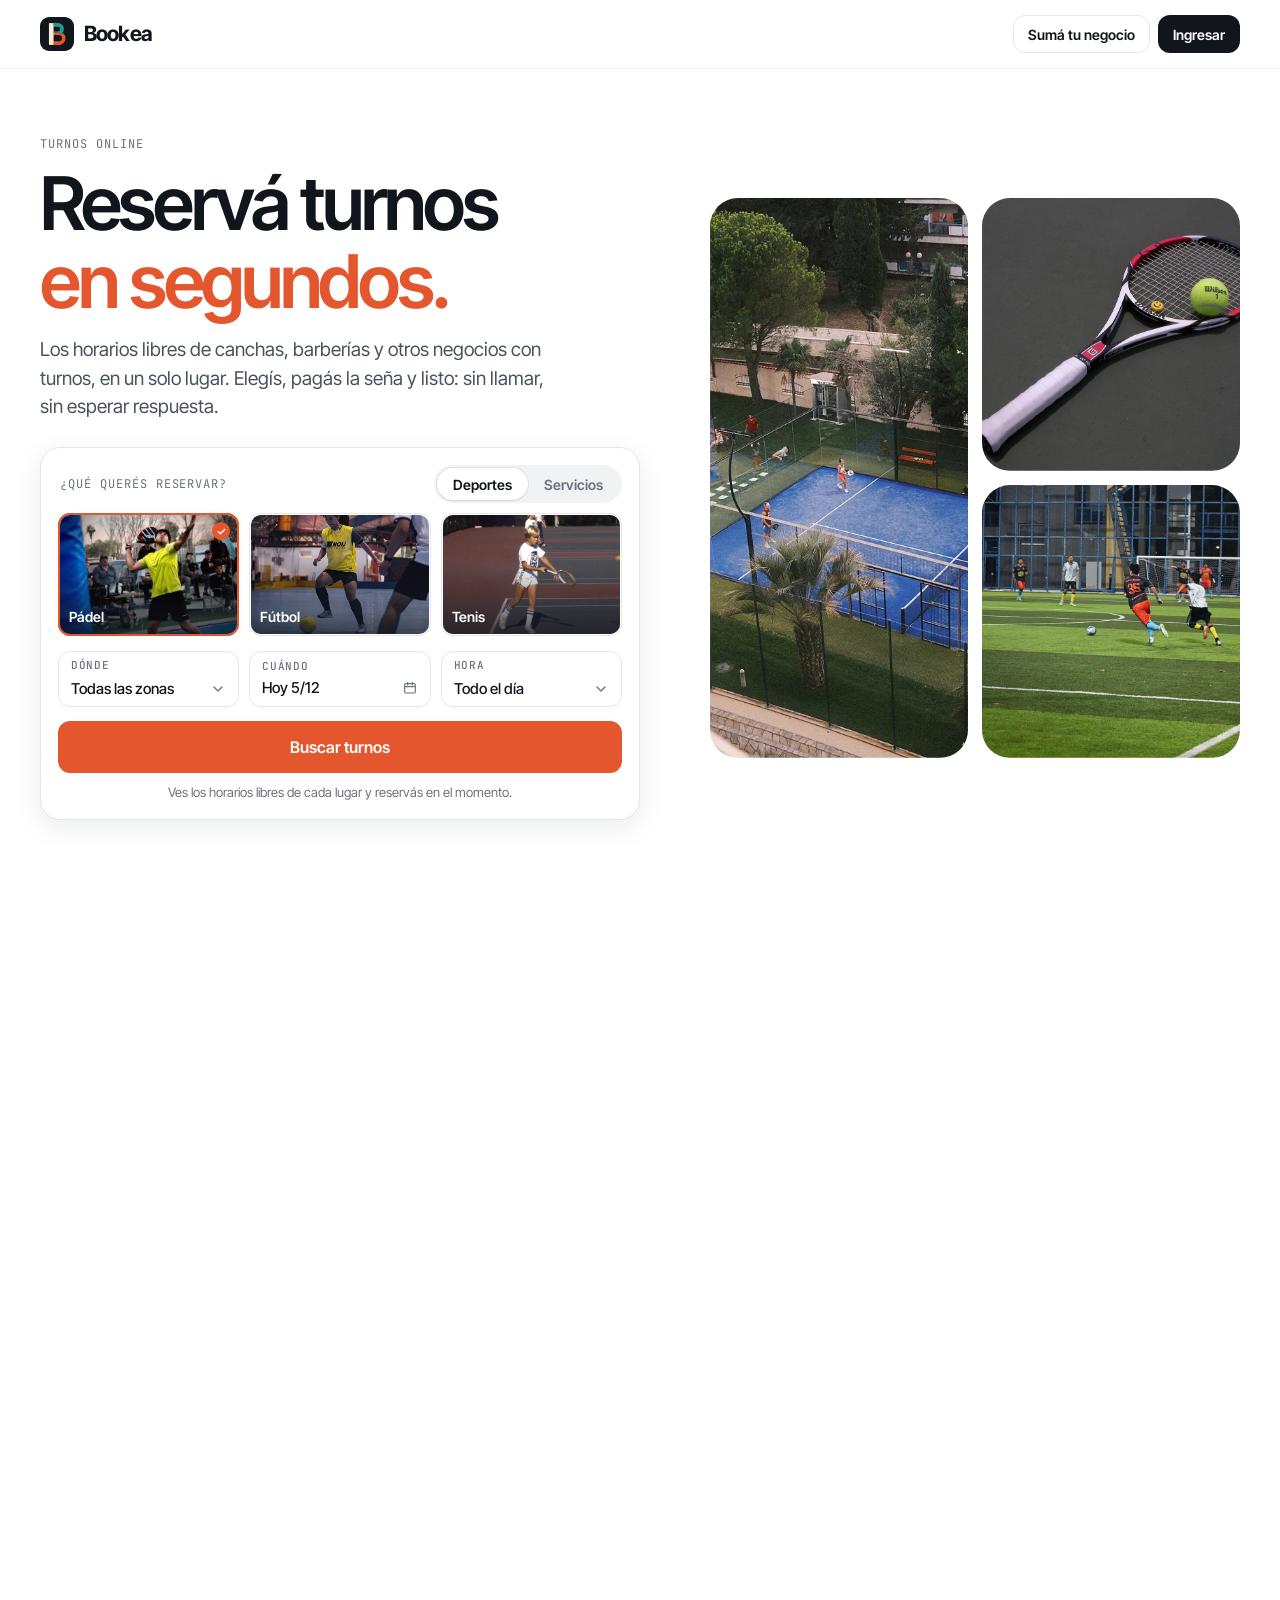
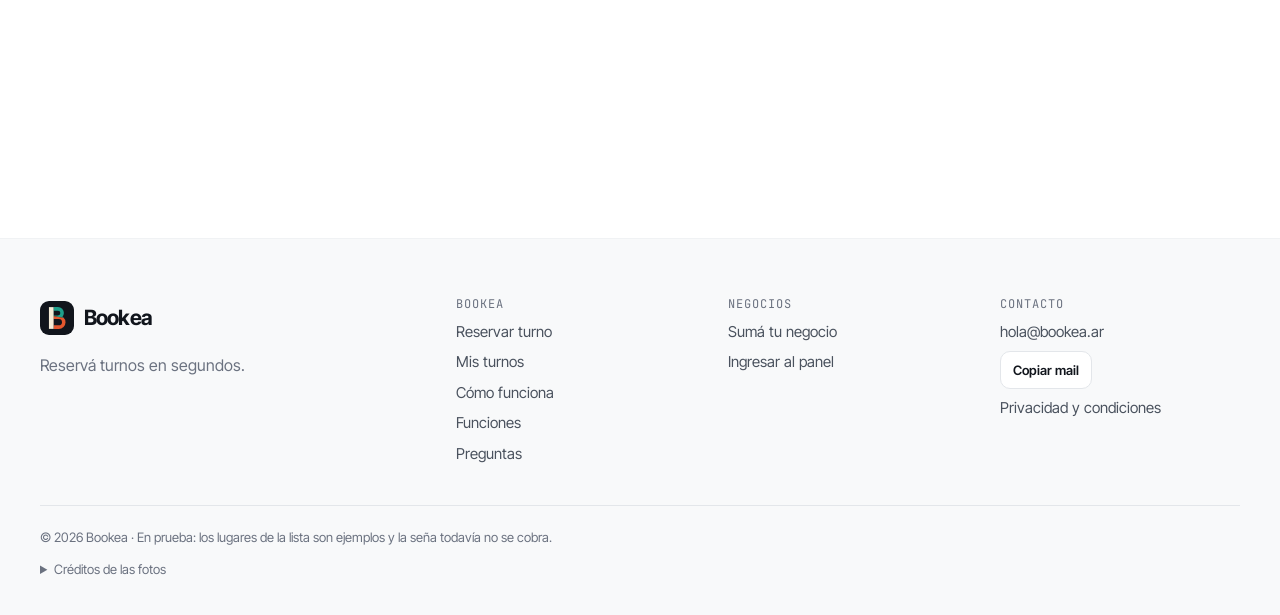
<file: index.html>
<!doctype html>
<html lang="es-AR">
<head>
  <meta charset="utf-8" />
  <meta name="viewport" content="width=device-width, initial-scale=1, viewport-fit=cover" />
  <!-- bookea.ar/nombre (la página de un negocio) y bookea.ar/nombre/reservar se sirven con esta misma página:
       los archivos (css, js, fotos) se buscan siempre desde la raíz del sitio, aunque la dirección sea más larga -->
  <script>(function () { try { var b = document.createElement("base"); b.href = /^\/[a-z0-9]{1,30}(\/reservar)?\/?$/i.test(location.pathname) ? location.origin + "/" : new URL(".", location.href).href; document.head.appendChild(b); } catch (e) { /* una copia sin dirección (vista previa): no hace falta */ }
    if (/^\/[a-z0-9]{1,30}\/?$/i.test(location.pathname) || /[?&]pagina=/.test(location.search)) document.documentElement.classList.add("sin-splash"); })();</script>
  <title>Bookea · Reservá turnos en segundos</title>
  <meta name="description" content="Bookea: reservá turnos de pádel, fútbol 5, tenis, barbería y más negocios con turnos, en segundos. Para negocios: agenda online con seña y aviso al cliente por mail." />
  <meta name="theme-color" content="#ffffff" />
  <link rel="icon" href="marca/isotipo.svg" type="image/svg+xml" />
  <link rel="icon" href="marca/isotipo-32.png" sizes="32x32" type="image/png" />
  <link rel="apple-touch-icon" href="marca/isotipo-192.png" />
  <link rel="preload" href="assets/fuentes/inter-tight.woff2" as="font" type="font/woff2" crossorigin />
  <link rel="stylesheet" href="sitio.css?v=41" />
</head>
<body>
  <script>document.documentElement.classList.add("js");</script>
  <a class="skip" href="#main">Saltar al contenido</a>

  <!-- Pantalla de carga: la B se arma según su construcción (asta crema, verde agua, naranja) y sube como una persiana.
       Sin JavaScript no se muestra; con "reducir movimiento" aparece quieta y se desvanece. -->
  <div class="splash" aria-hidden="true">
    <div class="splash__logo">
      <svg class="splash__b" viewBox="0 0 1000 1000">
        <defs>
          <mask id="sp-panzas" maskUnits="userSpaceOnUse" x="0" y="0" width="1000" height="1000">
            <path d="M391,180 H520 A175,175 0 0 1 520,530 H391 Z" fill="#fff"/>
            <path d="M391,426 H545 A197,197 0 0 1 545,820 H391 Z" fill="#fff"/>
            <path d="M391,284 H520 A71,71 0 0 1 520,426 H391 Z" fill="#000"/>
            <path d="M391,530 H545 A93,93 0 0 1 545,716 H391 Z" fill="#000"/>
          </mask>
        </defs>
        <g transform="translate(8,0)">
          <g mask="url(#sp-panzas)">
            <polygon class="sp-verde" points="0,0 1000,0 1000,553.38 0,377.06" fill="#1fa08c"/>
            <polygon class="sp-naranja" points="0,377.06 1000,553.38 1000,1000 0,1000" fill="#e4572e"/>
          </g>
          <rect class="sp-asta" x="255" y="180" width="136" height="640" fill="#f5ecd7"/>
        </g>
      </svg>
      <p class="splash__word">Bookea</p>
    </div>
  </div>

  <!-- Sprite: isotipo Bookea + iconos -->
  <svg width="0" height="0" style="position:absolute" aria-hidden="true" focusable="false">
    <defs>
      <mask id="bk-panzas" maskUnits="userSpaceOnUse" x="0" y="0" width="1000" height="1000">
        <path d="M391,180 H520 A175,175 0 0 1 520,530 H391 Z" fill="#fff"/><path d="M391,426 H545 A197,197 0 0 1 545,820 H391 Z" fill="#fff"/>
        <path d="M391,284 H520 A71,71 0 0 1 520,426 H391 Z" fill="#000"/><path d="M391,530 H545 A93,93 0 0 1 545,716 H391 Z" fill="#000"/>
      </mask>
      <symbol id="bk-b" viewBox="250 170 510 660">
        <g transform="translate(8,0)"><g mask="url(#bk-panzas)"><rect width="1000" height="1000" fill="currentColor"/></g><rect x="255" y="180" width="136" height="640" fill="currentColor"/></g>
      </symbol>
      <symbol id="bk-mark" viewBox="0 0 1000 1000">
        <rect width="1000" height="1000" rx="200" fill="#11151c"/>
        <g transform="translate(8,0)">
          <g mask="url(#bk-panzas)"><polygon points="0,0 1000,0 1000,553.38 0,377.06" fill="#1fa08c"/><polygon points="0,377.06 1000,553.38 1000,1000 0,1000" fill="#e4572e"/></g>
          <rect x="255" y="180" width="136" height="640" fill="#f5ecd7"/>
        </g>
      </symbol>
      <symbol id="i-home" viewBox="0 0 24 24"><path d="M4 11l8-7 8 7v8a1 1 0 0 1-1 1h-4v-6H9v6H5a1 1 0 0 1-1-1z"/></symbol>
      <symbol id="i-search" viewBox="0 0 24 24"><circle cx="11" cy="11" r="6.5"/><path d="M16 16l4.5 4.5"/></symbol>
      <symbol id="i-ticket" viewBox="0 0 24 24"><rect x="3.5" y="5" width="17" height="15" rx="2.5"/><path d="M3.5 10h17M8 3v4M16 3v4"/></symbol>
      <symbol id="i-pin" viewBox="0 0 24 24"><path d="M12 21s-6.5-5.6-6.5-11a6.5 6.5 0 0 1 13 0c0 5.4-6.5 11-6.5 11z"/><circle cx="12" cy="10" r="2.3"/></symbol>
      <symbol id="i-clock" viewBox="0 0 24 24"><circle cx="12" cy="12" r="8.5"/><path d="M12 7.5V12l3 2"/></symbol>
      <symbol id="i-check" viewBox="0 0 24 24"><path d="M5 12.5l4.5 4.5L19 7.5"/></symbol>
      <symbol id="i-back" viewBox="0 0 24 24"><path d="M14.5 5L7.5 12l7 7"/></symbol>
      <symbol id="i-shield" viewBox="0 0 24 24"><path d="M12 3l7.5 3v5.5c0 4.6-3.1 8-7.5 9.5-4.4-1.5-7.5-4.9-7.5-9.5V6z"/><path d="M9 12l2.2 2.2L15.5 10"/></symbol>
      <symbol id="i-shop" viewBox="0 0 24 24"><path d="M4 9l1.6-5h12.8L20 9M4 9v11h16V9M4 9a3 3 0 0 0 5.3 1.9A3 3 0 0 0 14.7 10.9 3 3 0 0 0 20 9M9.5 20v-5h5v5"/></symbol>
      <symbol id="i-mail" viewBox="0 0 24 24"><rect x="3.5" y="5.5" width="17" height="13" rx="2"/><path d="M4 7.5l8 6 8-6"/></symbol>
      <symbol id="i-ig" viewBox="0 0 24 24"><rect x="4" y="4" width="16" height="16" rx="5"/><circle cx="12" cy="12" r="3.6"/><circle cx="17.1" cy="6.9" r=".6"/></symbol>
      <symbol id="i-tt" viewBox="0 0 24 24"><path d="M14 4v10.6a3.6 3.6 0 1 1-3.6-3.6"/><path d="M14 4c.5 2.5 2.1 4.1 4.6 4.4"/></symbol>
      <symbol id="i-fb" viewBox="0 0 24 24"><path d="M13.6 20.5v-7.3h2.5l.4-2.9h-2.9V8.6c0-.9.3-1.5 1.5-1.5h1.5V4.6c-.3 0-1.2-.1-2.2-.1-2.2 0-3.7 1.3-3.7 3.8v2h-2.5v2.9h2.5v7.3"/></symbol>
      <symbol id="i-wa" viewBox="0 0 24 24"><path d="M4 20l1.2-4.2A8 8 0 1 1 8.4 19z"/><path d="M9.2 9.2c.2 2.6 2.4 4.8 5.2 5.4l1.1-1.2-1.9-.9-.9.6c-.9-.4-1.6-1.1-2-2l.6-.9-.9-1.9z"/></symbol>
      <!-- La página de cada negocio: íconos de las tarjetas (canchas, horarios, servicios) -->
      <symbol id="i-cancha" viewBox="0 0 24 24"><rect x="3.5" y="5.5" width="17" height="13" rx="1.5"/><path d="M12 5.5v13M3.5 12h17"/></symbol>
      <symbol id="i-cal" viewBox="0 0 24 24"><rect x="4" y="5.5" width="16" height="14" rx="2"/><path d="M4 10h16M8.5 3.5v4M15.5 3.5v4"/></symbol>
      <symbol id="i-tijera" viewBox="0 0 24 24"><circle cx="6.5" cy="17.5" r="2.5"/><circle cx="17.5" cy="17.5" r="2.5"/><path d="M8.3 15.7 18 4.5M15.7 15.7 6 4.5"/></symbol>
      <symbol id="i-auto" viewBox="0 0 24 24"><rect x="4" y="4" width="16" height="16" rx="3"/><path d="M10 16.5v-9h3a2.6 2.6 0 0 1 0 5.2h-3"/></symbol>
      <symbol id="i-vest" viewBox="0 0 24 24"><path d="M10 6.5a2 2 0 1 1 2.6 1.9c-.4.1-.6.5-.6.9v.7"/><path d="M12 10 3.9 15.6a1.2 1.2 0 0 0 .7 2.2h14.8a1.2 1.2 0 0 0 .7-2.2z"/></symbol>
      <symbol id="i-ducha" viewBox="0 0 24 24"><path d="M5 20.5V8a4 4 0 0 1 4-4h1a4 4 0 0 1 4 4"/><path d="M10.5 8.5h7"/><path d="M11.5 12v1M14 12v1M16.5 12v1M12.7 15.5v1M15.3 15.5v1"/></symbol>
      <symbol id="i-pileta" viewBox="0 0 24 24"><path d="M8.5 14.5V6a2 2 0 0 1 4 0M15.5 14.5V6a2 2 0 0 0-2-2"/><path d="M8.5 8.5h7M8.5 11.5h7"/><path d="M3.5 18c1.4 1.1 2.8 1.1 4.2 0s2.8-1.1 4.3 0 2.8 1.1 4.3 0 2.8-1.1 4.2 0"/></symbol>
      <symbol id="i-quincho" viewBox="0 0 24 24"><path d="M3.5 11 12 4.5l8.5 6.5"/><path d="M6 9.5V20h12V9.5"/><path d="M10 20v-5h4v5"/></symbol>
      <symbol id="i-taza" viewBox="0 0 24 24"><path d="M5 9h11v4.5a5.5 5.5 0 0 1-5.5 5.5A5.5 5.5 0 0 1 5 13.5z"/><path d="M16 10.5h1.2a2.4 2.4 0 0 1 0 4.8H16"/><path d="M8.5 3.5v2.5M12.5 3.5v2.5"/></symbol>
      <symbol id="i-parrilla" viewBox="0 0 24 24"><path d="M4.5 10h15a7.5 7.5 0 0 1-15 0z"/><path d="M8.5 16.5 6.5 20.5M15.5 16.5l2 4"/><path d="M9.5 6.5c0-1.3 1-1.4 1-2.7M13.5 6.5c0-1.3 1-1.4 1-2.7"/></symbol>
      <symbol id="i-wifi" viewBox="0 0 24 24"><path d="M3.5 9.5a12 12 0 0 1 17 0M6.5 12.8a7.5 7.5 0 0 1 11 0M9.5 16a3.2 3.2 0 0 1 5 0"/><path d="M12 19.2h.01"/></symbol>
      <symbol id="i-qr" viewBox="0 0 24 24"><rect x="4" y="4" width="6" height="6" rx="1"/><rect x="14" y="4" width="6" height="6" rx="1"/><rect x="4" y="14" width="6" height="6" rx="1"/><path d="M14 14h2.5v2.5M20 14v6h-6v-2.5M17.2 17.2h.01"/></symbol>
      <symbol id="i-tv" viewBox="0 0 24 24"><rect x="3.5" y="5.5" width="17" height="11" rx="2"/><path d="M8.5 20h7M12 16.5V20"/></symbol>
      <symbol id="i-aire" viewBox="0 0 24 24"><path d="M12 3.5v17M4.6 7.7l14.8 8.6M4.6 16.3l14.8-8.6"/><path d="M9.6 4.9 12 6.4l2.4-1.5M9.6 19.1l2.4-1.5 2.4 1.5"/></symbol>
      <symbol id="i-luz" viewBox="0 0 24 24"><path d="M9.5 17.5h5M10.3 20.5h3.4"/><path d="M12 3.5a6 6 0 0 0-3.7 10.7c.7.6 1.2 1.4 1.2 2.3v1h5v-1c0-.9.5-1.7 1.2-2.3A6 6 0 0 0 12 3.5z"/></symbol>
      <symbol id="i-cesped" viewBox="0 0 24 24"><path d="M3.5 20h17"/><path d="M6 20c0-3.5-1.5-6-1.5-6M9.3 20c0-5 1.5-9 1.5-9M12.8 20c0-4 2-7 2-7M16.6 20c0-3 2.6-5 2.6-5"/></symbol>
      <symbol id="i-paleta" viewBox="0 0 24 24"><ellipse cx="10" cy="9" rx="5.5" ry="6.5" transform="rotate(-35 10 9)"/><path d="M13.7 14.3 18.6 20"/><path d="M8.6 7.6h.01M11.2 6.8h.01M9.6 10.6h.01M12.2 9.8h.01"/></symbol>
      <symbol id="i-clases" viewBox="0 0 24 24"><circle cx="8.5" cy="7.5" r="3"/><path d="M3 19.5a5.5 5.5 0 0 1 11 0"/><path d="M15 5h5.5v7H16M15 15l2.5-3"/></symbol>
      <symbol id="i-copa" viewBox="0 0 24 24"><path d="M8 4.5h8V9a4 4 0 0 1-8 0z"/><path d="M8 6.5H5.5a2.5 2.5 0 0 0 2.8 3.2M16 6.5h2.5a2.5 2.5 0 0 1-2.8 3.2"/><path d="M12 13v3.5M8.5 20h7M10 16.5h4"/></symbol>
      <symbol id="i-torta" viewBox="0 0 24 24"><path d="M4.5 20h15v-6.5a1.5 1.5 0 0 0-1.5-1.5H6a1.5 1.5 0 0 0-1.5 1.5z"/><path d="M4.5 15.5c1.5 1 3 1 4.5 0s3-1 4.5 0 3 1 4.5 0"/><path d="M12 12V9.5M12 7c-.9-.9-.6-2.2 0-3.2.6 1 .9 2.3 0 3.2z"/></symbol>
    </defs>
  </svg>

  <!-- ===== Header ===== -->
  <header class="top" id="top">
    <div class="wrap top__in">
      <a class="brand" href="#" data-go="home" aria-label="Bookea, inicio">
        <svg class="brand__mark" aria-hidden="true"><use href="#bk-mark"/></svg>
        <span class="brand__word">Bookea</span>
      </a>
      <nav class="top__act" aria-label="Principal">
        <button class="btn btn--primary btn--s hold" type="button" data-go="pago" id="t-pago" hidden><svg class="icon" aria-hidden="true"><use href="#i-clock"/></svg><b data-reloj>10:00</b><span data-hold-txt>Pagar seña</span></button>
        <a class="btn btn--line btn--s top__neg" href="#" data-go="negocios">Sumá tu negocio</a>
        <a class="btn btn--ink btn--s" href="admin.html">Ingresar</a>
      </nav>
    </div>
  </header>

  <main id="main">

    <!-- ===== Inicio ===== -->
    <section class="page" id="page-home" data-page="home">
      <div class="hero wrap" id="pick">
        <div class="hero__grid">
          <div>
            <p class="eyebrow">Turnos online</p>
            <h1><span class="ln"><span style="--i:0">Reservá turnos</span></span> <span class="ln"><em style="--i:1">en segundos.</em></span></h1>
            <p class="hero__lead">Los horarios libres de canchas, barberías y otros negocios con turnos, en un solo lugar.<span class="lead__mas"> Elegís, pagás la seña y listo: sin llamar, sin esperar respuesta.</span></p>

            <form class="finder" id="finder" aria-label="Buscar turnos">
              <div class="finder__top"><span class="eyebrow finder__k" id="f-k">¿Qué querés reservar?</span><div id="f-secs"></div></div>
              <div class="rubros" role="group" aria-labelledby="f-k" id="f-rubros"></div>
              <noscript><p class="finder__note">Para buscar y reservar turnos, activá JavaScript en tu navegador.</p></noscript>
              <div class="frow">
                <label class="ff" id="f-tam-l" hidden><span>Cancha</span><select id="f-tam"><option value="">De 5 o 7</option><option value="5">De 5</option><option value="7">De 7</option></select></label>
                <label class="ff"><span>Dónde</span><select id="f-zona"></select></label>
                <div class="ff-cal"><button type="button" class="ff ff__btn" id="f-dia" data-act="cal-abrir" aria-haspopup="dialog" aria-expanded="false" aria-controls="f-cal"><span>Cuándo</span><span class="ff__v"><span id="f-dia-t">Hoy</span><svg class="icon" aria-hidden="true"><use href="#i-cal"/></svg></span></button>
                  <div class="cal" id="f-cal" role="dialog" aria-label="Elegí el día" hidden></div></div>
                <label class="ff"><span>Hora</span><select id="f-franja"></select></label>
              </div>
              <button type="submit" class="btn btn--primary btn--lg btn--block">Buscar turnos</button>
              <p class="finder__note">Ves los horarios libres de cada lugar y reservás en el momento.</p>
            </form>
          </div>
          <div class="collage" aria-hidden="true">
            <figure><img src="assets/m-padel-canchas.webp" width="1200" height="800" alt="" /></figure>
            <figure><img src="assets/m-barberia-peine.webp" width="800" height="800" alt="" /></figure>
            <figure><img src="assets/m-futbol-noche.webp" width="800" height="800" alt="" /></figure>
          </div>
        </div>
      </div>

      <div class="wrap sec" style="padding-top:8px" id="libres">
        <div class="sec__head">
          <div class="libres__tit"><div><p class="eyebrow">En vivo</p><h2>Libres ahora</h2></div><div id="hs-secs"></div></div>
          <div class="switch-rubro" id="hs-switch" role="group" aria-label="Rubro"></div>
        </div>
        <div class="rail" id="rail-now" aria-label="Próximos turnos libres"></div>
      </div>

      <div class="wrap sec" style="padding-top:0" id="destacados">
        <div class="sec__head">
          <div><p class="eyebrow">Lugares</p><h2 id="dest-t">Para reservar hoy</h2></div>
          <p>Elegí un lugar para ver fotos, horarios y precios.</p>
        </div>
        <div class="grid" id="grid-dest"></div>
      </div>
    </section>

    <!-- ===== Resultados ===== -->
    <section class="page" id="page-resultados" data-page="resultados" hidden>
      <div class="rbar">
        <div class="wrap">
          <div class="rbar__row"><div id="r-secs"></div><span class="sep" aria-hidden="true"></span><div class="rbar__pills" id="r-rubros" role="group" aria-label="Rubro"></div></div>
          <div class="rbar__row">
            <div class="days" id="r-dias" role="group" aria-label="Día"></div>
            <span class="sep" aria-hidden="true"></span>
            <div style="display:flex;gap:10px" id="r-franjas" role="group" aria-label="Franja horaria"></div>
            <label class="pill pill--sel"><span class="sr-only">Zona</span><select id="r-zona"></select></label>
          </div>
        </div>
      </div>
      <div class="wrap">
        <div class="rhead"><h1 id="r-t"></h1><p id="r-s"></p></div>
        <div class="rlist" id="r-list"></div>
      </div>
    </section>

    <!-- ===== Ficha ===== -->
    <section class="page" id="page-ficha" data-page="ficha" hidden>
      <div class="wrap" id="ficha-root"></div>
    </section>

    <!-- ===== La página de un negocio (bookea.ar/nombre): su presentación, con sus turnos ===== -->
    <section class="page" id="page-local" data-page="local" hidden>
      <div id="local-root"></div>
    </section>

    <!-- ===== Pagar la seña: un turno por vez, guardado 10 minutos ===== -->
    <section class="page" id="page-pago" data-page="pago" hidden>
      <div class="wrap pg" id="pago-root"></div>
    </section>

    <!-- ===== Mis turnos ===== -->
    <section class="page" id="page-turnos" data-page="turnos" hidden>
      <div class="wrap pg" id="turnos-root"></div>
    </section>
    <!-- ===== Sumá tu negocio (landing aparte) ===== -->
    <section class="page" id="page-negocios" data-page="negocios" hidden>
      <div class="wrap" style="padding-top:28px">
        <div class="band">
          <img src="assets/cancha-vacia.webp" width="1600" height="800" alt="" loading="lazy" decoding="async" />
          <div class="band__in">
            <p class="eyebrow" style="color:#ffb4a2">Para negocios</p>
            <h1>Cada turno vacío es <em>plata que no vuelve.</em></h1>
            <p class="band__lead">Bookea te arma la agenda online, cobra la seña con Mercado Pago y le avisa a tu cliente por mail.</p>
            <div class="band__cta"><button type="button" class="btn btn--primary btn--lg" data-scroll="sumate">Crear mi cuenta</button><button type="button" class="btn btn--lg band__ghost" data-scroll="como-funciona">Cómo funciona</button></div>
          </div>
        </div>
      </div>
      <div class="biz" style="margin-top:clamp(40px,6vw,72px)">

        <div class="wrap" style="padding-bottom:clamp(56px,8vw,104px)" id="como-funciona">
          <div class="sec__head">
            <div><p class="eyebrow">Para tu negocio</p><h2>Así funciona</h2></div>
            <p>Tres pasos y empezás a recibir reservas con seña.</p>
          </div>
          <ol class="how">
            <li class="ex">
              <span class="ex__n" aria-hidden="true">1</span>
              <h3>Armás tu agenda</h3>
              <p>Cargás lo que se reserva (canchas, salas o profesionales), los horarios y el precio de cada franja. La seña se calcula sola.</p>
              <div class="mini">
                <div><span class="k">Tu negocio</span><p class="v">Pádel · 3 canchas · de 17 a 00:30 · turnos de 90 min</p></div>
                <div class="chips"><span class="chip">Cancha 1</span><span class="chip">Cancha 2</span><span class="chip">Cancha 3 · techada</span></div>
                <table><caption class="sr-only">Precios por franja</caption><tbody>
                  <tr><th scope="row">17:00 a 20:00</th><td>$ 28.000 · seña $ 7.000</td></tr>
                  <tr><th scope="row">20:00 a 00:30</th><td>$ 34.000 · seña $ 8.500</td></tr>
                </tbody></table>
              </div>
            </li>
            <li class="ex">
              <span class="ex__n" aria-hidden="true">2</span>
              <h3>Compartís tu link</h3>
              <p>Lo ponés en tu Instagram o lo mandás por WhatsApp cuando te preguntan si hay lugar. Tus clientes ven los horarios libres.</p>
              <div class="mini">
                <label class="k" for="link">Tu link de reservas</label>
                <div class="linkbox"><input id="link" value="bookea.ar/losalamos" readonly /><button class="copy" type="button" data-copy="bookea.ar/losalamos">Copiar</button></div>
                <p class="msg msg--in">¿Tenés cancha hoy a las 21?</p>
                <p class="msg msg--out">¡Hola! Elegí tu horario y reservá acá: <u>bookea.ar/losalamos</u></p>
              </div>
            </li>
            <li class="ex">
              <span class="ex__n" aria-hidden="true">3</span>
              <h3>Te reservan con seña</h3>
              <p>El cliente elige el horario y paga la seña con Mercado Pago. La plata te llega a vos, el turno queda en tu agenda y le avisamos por mail.</p>
              <div class="mini">
                <div><span class="k">Martina eligió</span><p class="v">Cancha 2 · Martes 21:30 · $ 34.000</p></div>
                <div class="trio">
                  <div><small>Mercado Pago</small><b>$ 8.500</b><small><span class="dot"></span>Seña acreditada en tu cuenta</small></div>
                  <div><small>Mail a Martina</small><span style="display:block;font-size:13px">Tu turno está confirmado: hoy 21:30, Cancha 2.</span></div>
                  <div><small>Tu agenda</small><b style="font-size:15px">21:30 · Cancha 2</b><small>Martina G. · 10 de 15 turnos</small></div>
                </div>
              </div>
            </li>
          </ol>
        </div>

        <div class="wrap" style="padding-bottom:clamp(56px,8vw,104px)" id="funciones">
          <div class="sec__head">
            <div><p class="eyebrow">Funciones</p><h2>Lo que hace por vos</h2></div>
            <p>Lo que hoy hacés a mano entre mensajes, transferencias y un cuaderno, Bookea lo hace solo.</p>
          </div>
          <div class="cells">
            <article class="cell"><div><h3>Seña con Mercado Pago</h3><p>La seña se cobra al reservar y entra directo a tu cuenta. Bookea no toca tu plata.</p></div>
              <div class="frag"><span class="eyebrow">Señas de hoy</span><ul><li><span>Martina G. · C2 21:30</span><b>$ 8.500</b></li><li><span>Los del martes · C1 20:00</span><b>$ 8.500</b></li><li><span>Nico R. · C3 18:30</span><b>$ 7.000</b></li><li class="tot"><span>Total cobrado</span><b>$ 24.000</b></li></ul></div></article>
            <article class="cell"><div><h3>Confirmación por mail</h3><p>Al reservar, a tu cliente le llega un mail con el día, la hora y la cancha. Si no puede ir, cancela desde su cuenta y el turno se libera.</p></div>
              <div class="frag"><p class="bub">Hola, Nico: tu turno está confirmado. Te esperamos hoy a las 18:30 en la Cancha 3. Si no podés venir, cancelalo desde Mis turnos.</p><div class="bacts"><span>Ver mis turnos</span><span>Cancelar turno</span></div></div></article>
            <article class="cell"><div><h3>Turnos fijos</h3><p>“Todos los martes a las 20.” Lo cargás una vez y se repite solo, con su seña cada semana.</p></div>
              <div class="frag"><b style="font-weight:600">Los del martes</b><span style="color:var(--ink-500)">Cancha 1 · martes 20:00 · cada semana</span><div class="dates"><span>10/11</span><span>17/11</span><span>24/11</span><span>1/12</span><span>8/12</span></div></div></article>
            <article class="cell"><div><h3>Precio según el horario</h3><p>La noche vale más que la tarde. Cada franja tiene su precio y su seña.</p></div>
              <div class="frag"><span class="eyebrow">Precio por horario</span><table><caption class="sr-only">Precio del turno de 90 minutos</caption><tbody>
                <tr><th scope="row">Lun a vie · 17 a 20</th><td>$ 28.000</td></tr><tr class="is-on"><th scope="row">Lun a vie · 20 a 00:30</th><td>$ 34.000</td></tr><tr><th scope="row">Sáb y dom</th><td>$ 36.000</td></tr></tbody></table></div></article>
            <article class="cell"><div><h3>Cancelaciones con tus reglas</h3><p>Vos decidís hasta cuándo se puede cancelar y si la seña se devuelve. Bookea lo aplica solo.</p></div>
              <div class="frag">
                <div class="rule"><span>Cancelar hasta</span><span class="stepper"><button type="button" data-step="-1" aria-label="Menos horas">−</button><b id="hrs">6 h</b><button type="button" data-step="1" aria-label="Más horas">+</button></span></div>
                <div class="rule"><span id="sw-l">Devolver la seña</span><button type="button" class="switch" role="switch" aria-checked="true" aria-labelledby="sw-l"><span></span></button></div>
                <p id="rule-note" style="color:var(--ink-500);font-size:13px">Si cancela con más de 6 h, la seña vuelve sola.</p></div></article>
            <article class="cell"><div><h3>Reservar en un minuto</h3><p>Tus clientes ven los horarios libres y reservan solos, sin llamar ni esperar respuesta.</p></div>
              <div class="frag"><div class="ph"><b>Barbería Don Ruiz</b><small>Corte y barba · 45 min · $ 18.000</small><div class="ph__s"><span>17:00</span><span class="off">17:45</span><span class="pick">18:30</span><span>19:15</span></div><small style="display:block;margin-top:8px">De 13 a 17 cerramos por la siesta.</small></div></div></article>
          </div>
        </div>

        <div class="wrap" style="padding-bottom:clamp(56px,8vw,104px)" id="sumate">
          <div class="join">
            <div>
              <p class="eyebrow" style="margin-bottom:12px">Sumate</p>
              <h2 id="join-t">Sumá tu negocio al proyecto.</h2>
              <ol>
                <li><b>Creás tu cuenta</b> con tu email. Te mandamos un mail para confirmarlo.</li>
                <li><b>Revisamos tu negocio.</b> Cuando está aprobado, entrás al panel con tu email y tu contraseña.</li>
                <li><b>Armás tu agenda:</b> cargás lo que se reserva, los horarios y los precios.</li>
              </ol>
            </div>
            <!-- Primer paso del registro: sigue en el panel (admin.html) con estos datos ya cargados -->
            <form class="form" id="form-sumate" action="admin.html" method="get" novalidate aria-labelledby="join-t">
              <input type="hidden" name="alta" value="1" />
              <label class="field"><span>Tu nombre</span><input id="f-nombre" name="nombre" autocomplete="name" required aria-describedby="f-nombre-err" /><p class="err" id="f-nombre-err" hidden>Escribí tu nombre.</p></label>
              <label class="field"><span>Nombre del negocio</span><input id="f-negocio" name="negocio" autocomplete="organization" required aria-describedby="f-negocio-err" /><p class="err" id="f-negocio-err" hidden>Escribí el nombre de tu negocio.</p></label>
              <label class="field"><span>Rubro</span><input id="f-rubro" name="rubro" list="rubros-dl" placeholder="Por ejemplo, pádel o peluquería" required aria-describedby="f-rubro-err" /><p class="err" id="f-rubro-err" hidden>Escribí a qué se dedica tu negocio.</p>
                <datalist id="rubros-dl"><option value="Pádel"></option><option value="Fútbol"></option><option value="Tenis"></option><option value="Barbería"></option><option value="Peluquería"></option><option value="Estética"></option><option value="Consultorio"></option><option value="Gimnasio"></option><option value="Sala de ensayo"></option></datalist></label>
              <button class="btn btn--primary btn--lg btn--block" type="submit">Crear mi cuenta</button>
              <p class="form__note">Seguís en el panel: ahí elegís tu email y tu contraseña.</p>
              <p class="form__msg" role="status" aria-live="polite"></p>
            </form>
          </div>
        </div>

        <div class="wrap faq" id="preguntas" style="padding-bottom:clamp(56px,8vw,104px)">
          <p class="eyebrow" style="margin-bottom:10px">FAQ</p>
          <h2>Preguntas frecuentes</h2>
          <details name="faq"><summary>¿Quién recibe la plata de la seña?</summary><p>Vos. La seña se cobra con tu cuenta de Mercado Pago y entra directo ahí. Bookea no la retiene.</p></details>
          <details name="faq"><summary>¿Qué pasa si un cliente cancela?</summary><p>Se aplican tus reglas: hasta cuántas horas antes puede cancelar y si la seña se devuelve. El turno se libera solo y vuelve a estar disponible.</p></details>
          <details name="faq"><summary>¿Puedo seguir tomando turnos por teléfono?</summary><p>Sí. Los cargás en tu agenda en dos toques y conviven con los del link, así nunca se pisan.</p></details>
          <details name="faq"><summary>¿Sirve para turnos fijos semanales?</summary><p>Sí. Cargás el turno fijo una vez y se repite cada semana. Podés pedir la seña en cada fecha o solo la primera vez.</p></details>
        </div>
      </div>
    </section>

  </main>

  <!-- ===== Pie ===== -->
  <footer class="foot">
    <div class="wrap">
      <div class="foot__top">
        <div class="foot__brand">
          <a href="#" class="brand" data-go="home" aria-label="Bookea, volver al inicio"><svg class="brand__mark" aria-hidden="true"><use href="#bk-mark"/></svg><span class="brand__word">Bookea</span></a>
          <p class="foot__tag">Reservá turnos en segundos.</p>
        </div>
        <nav class="foot__col" aria-label="Bookea">
          <p class="eyebrow">Bookea</p>
          <a href="#" data-go="home" data-focus="pick">Reservar turno</a>
          <a href="#" data-go="turnos">Mis turnos</a>
          <a href="#" data-go="negocios" data-scroll="como-funciona">Cómo funciona</a>
          <a href="#" data-go="negocios" data-scroll="funciones">Funciones</a>
          <a href="#" data-go="negocios" data-scroll="preguntas">Preguntas</a>
        </nav>
        <div class="foot__col">
          <p class="eyebrow">Negocios</p>
          <a href="#" data-go="negocios" data-scroll="sumate">Sumá tu negocio</a>
          <a href="admin.html">Ingresar al panel</a>
        </div>
        <div class="foot__col">
          <p class="eyebrow">Contacto</p>
          <a href="mailto:hola@bookea.ar">hola@bookea.ar</a>
          <button type="button" class="copy" style="width:fit-content" data-copy="hola@bookea.ar">Copiar mail</button>
          <a href="privacidad.html">Privacidad y condiciones</a>
        </div>
      </div>
      <div class="foot__bottom">
        <p>© <span id="year">2026</span> Bookea · En prueba: los lugares de la lista son ejemplos y la seña todavía no se cobra.</p>
        <details>
          <summary>Créditos de las fotos</summary>
          <p><a href="https://commons.wikimedia.org/wiki/File:Multiple_Paddle_tennis_players_engage_in_a_lively_match_on_blue_courts_surrounded_by_lush_greenery.jpg">“Multiple Paddle tennis players…”</a>, Nenad Stojković, CC BY 2.0; <a href="https://commons.wikimedia.org/wiki/File:Barber_cutting_hair_with_comb._Back_view_of_young_man_in_barber_shop.jpg">“Barber cutting hair with comb…”</a>, Nenad Stojkovic, CC BY 2.0; <a href="https://commons.wikimedia.org/w/index.php?curid=4217148">“Tennis racket and ball”</a>, nao2g, CC BY 3.0; <a href="https://commons.wikimedia.org/wiki/File:DFC_5331_A_late-night_match_at_Klet_Kaeo_a_player_in_red_sprints_toward_goal_as_defenders_close_in_under_the_floodlights.jpg">“DFC 5331 A late-night match at Klet Kaeo…”</a>, PattayaPatrol, CC BY-SA 4.0; <a href="https://commons.wikimedia.org/wiki/File:Young_men_with_trendy_haircut_at_barber_shop.jpg">“Young men with trendy haircut at barber shop”</a>, Nenad Stojkovic, CC BY 2.0; <a href="https://commons.wikimedia.org/wiki/File:Padel_rackets_and_balls.jpg">“Padel rackets and balls”</a>, Anton Gustafsson, CC BY 2.0; <a href="https://commons.wikimedia.org/wiki/File:Cancha_de_p%C3%A1del_en_el_centro_deportivo_%22El_Tuc%C3%A1n%22.jpg">“Cancha de pádel en el centro deportivo El Tucán”</a>, Diegodlh, CC BY 4.0. En el buscador: <a href="https://commons.wikimedia.org/wiki/File:Padel_Tennis_Arena_ISPO_2014.jpg">“Padel Tennis Arena ISPO 2014”</a>, Ordercrazy, CC0; <a href="https://commons.wikimedia.org/wiki/File:Futsal_indoor.jpg">“Futsal indoor”</a>, Christopherjeffrey04, CC BY-SA 4.0; <a href="https://commons.wikimedia.org/wiki/File:Young_tennis_player_-_DPLA_-_94b67fb8726019dfb9e3bced2eb256b8.jpg">“Young tennis player”</a>, David E. Lucas, dominio público; <a href="https://commons.wikimedia.org/wiki/File:Barbershop_in_Cancun.jpg">“Barbershop in Cancun”</a>, Ekaterina Kvelidze, CC BY-SA 4.0. Todas vía Wikimedia Commons.</p>
        </details>
      </div>
    </div>
  </footer>

  <!-- Barra inferior (mobile) -->
  <!-- Celular: mientras hay un turno guardado, a la vista en todas las pantallas (menos la ficha y el pago) -->
  <div class="hold-bar" id="hold-bar" hidden>
    <div class="hold-bar__t"><b>Tenés un turno guardado</b><span>Se libera en <b data-reloj>10:00</b></span></div>
    <button type="button" class="btn btn--primary btn--s" data-go="pago" data-hold-txt>Pagar seña</button>
  </div>
  <nav class="tabbar" aria-label="Secciones">
    <button type="button" data-go="home" data-tab="home"><svg class="icon"><use href="#i-home"/></svg>Reservar</button>
    <button type="button" data-go="turnos" data-tab="turnos"><svg class="icon"><use href="#i-ticket"/></svg>Mis turnos<span class="badge" data-count="turnos" hidden>0</span></button>
    <button type="button" data-go="negocios" data-tab="negocios"><svg class="icon"><use href="#i-shop"/></svg>Negocios</button>
  </nav>

  <!-- Tu cuenta: corregir tus datos (el email es el de la cuenta) -->
  <dialog id="dlg-datos" aria-labelledby="dd-t"><form id="f-datos" novalidate>
    <h2 id="dd-t">Tus datos</h2><p>Email de la cuenta: <b id="dd-email"></b></p>
    <div class="fields fields--1">
      <label class="field"><span>Nombre y apellido</span><input id="dd-nombre" autocomplete="name" aria-describedby="dd-nombre-e" /><p class="err" id="dd-nombre-e" hidden>Escribí tu nombre y apellido.</p></label>
      <label class="field"><span>Celular</span><input id="dd-cel" type="tel" inputmode="tel" autocomplete="tel" aria-describedby="dd-cel-e" /><p class="err" id="dd-cel-e" hidden>Escribí tu celular, con la característica.</p></label>
    </div>
    <label class="check"><input type="checkbox" id="dd-promos" /><span>Quiero recibir promociones de Bookea por mail.</span></label>
    <p class="cuenta__msg" id="dd-msg" role="alert" hidden></p>
    <div class="row"><button class="btn btn--line" type="button" data-act="dlg-cerrar">Cancelar</button><button class="btn btn--primary" type="submit">Guardar</button></div>
  </form></dialog>
  <!-- Volvió con el link de "elegí una contraseña nueva" -->
  <dialog id="dlg-clave" aria-labelledby="dc-t"><form id="f-clave" novalidate>
    <h2 id="dc-t">Elegí una contraseña nueva</h2><p>Usá 8 caracteres o más. Después entrás con tu email y esta contraseña.</p>
    <label class="field"><span>Contraseña nueva</span><input id="dc-clave" type="password" autocomplete="new-password" minlength="8" aria-describedby="dc-clave-e" /><p class="err" id="dc-clave-e" hidden>Usá 8 caracteres o más.</p></label>
    <p class="cuenta__msg" id="dc-msg" role="alert" hidden></p>
    <div class="row"><button class="btn btn--line" type="button" data-act="dlg-cerrar">Ahora no</button><button class="btn btn--primary" type="submit">Guardar contraseña</button></div>
  </form></dialog>
  <dialog id="dlg"><h2 id="dlg-t"></h2><p id="dlg-p"></p><div class="row"><button class="btn btn--line" type="button" id="dlg-no">Volver</button><button class="btn btn--primary" type="button" id="dlg-si">Confirmar</button></div></dialog>
  <div class="toast" id="toast" role="status" aria-live="polite"></div>

  <script src="config.js?v=41"></script>
  <script src="cuenta.js?v=41"></script>
  <script src="sitio.js?v=41"></script>
  <script src="toque.js?v=41"></script>
</body>
</html>
</file>
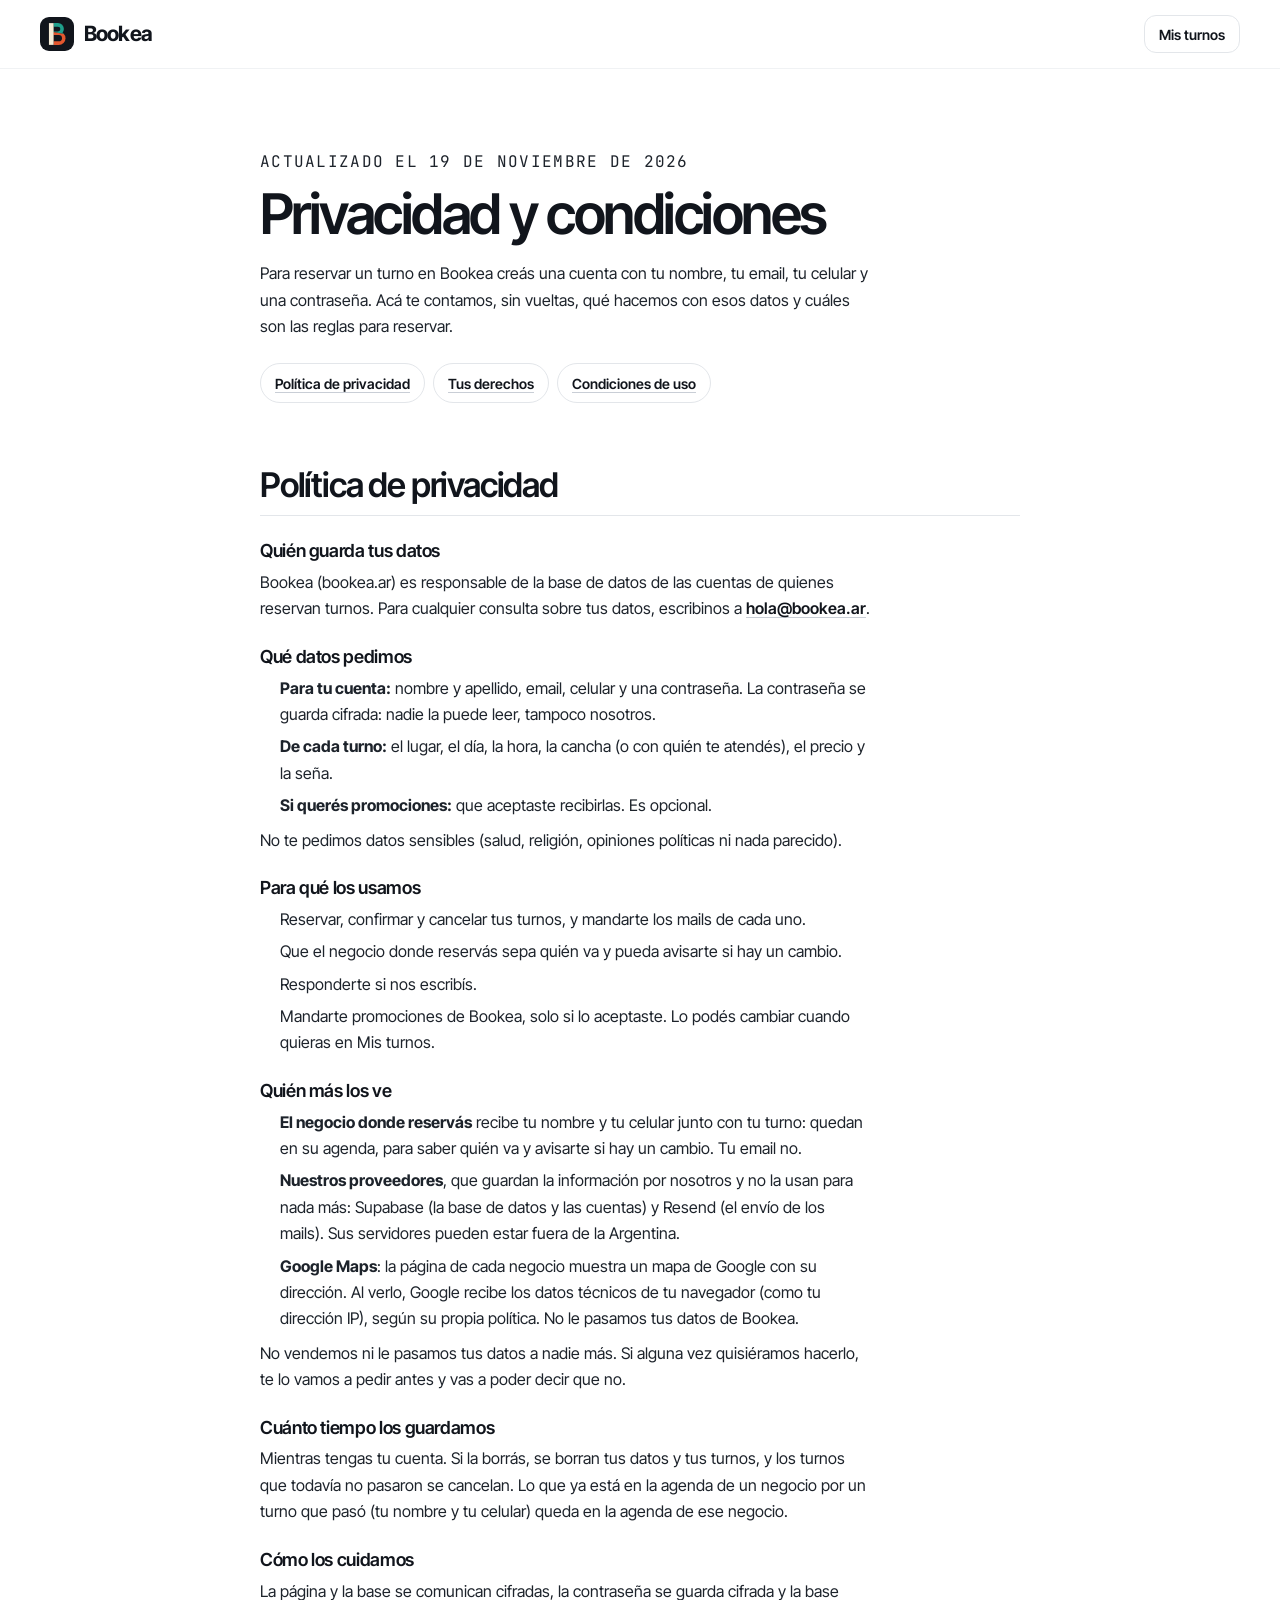
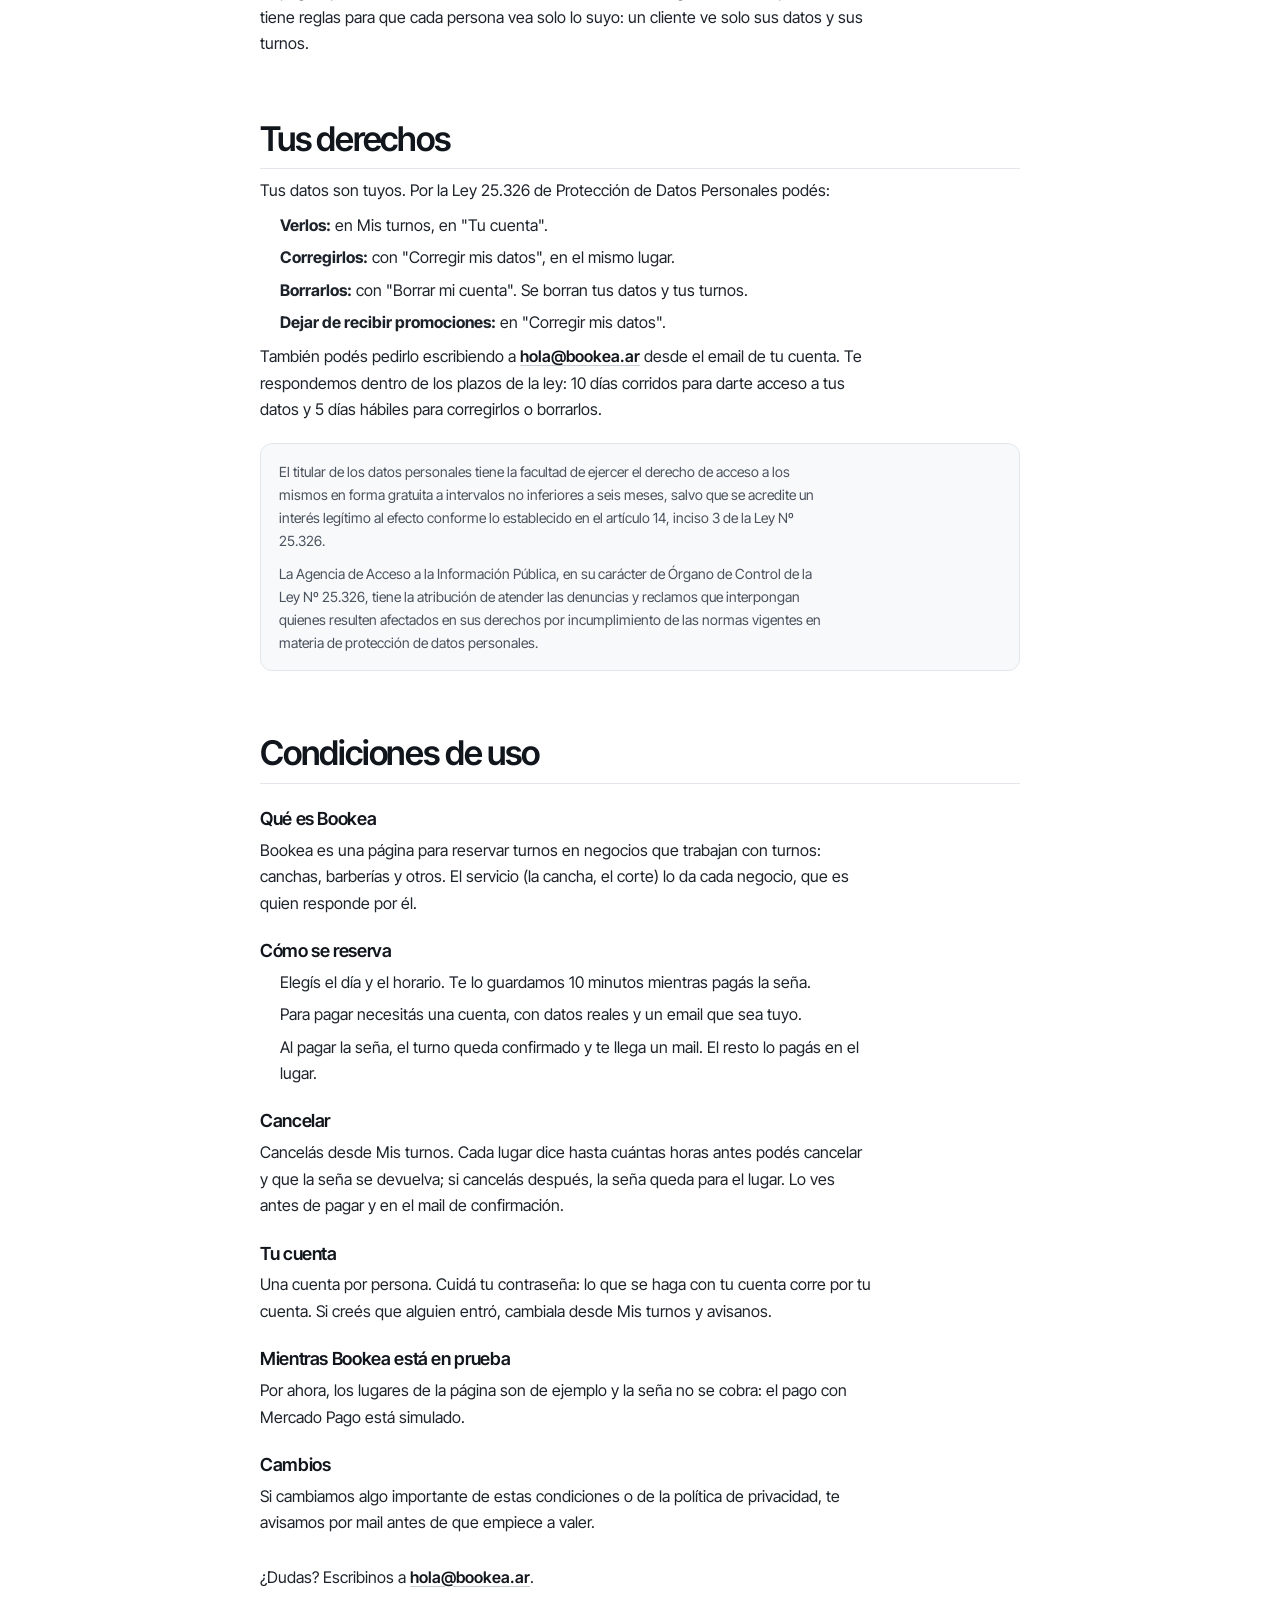
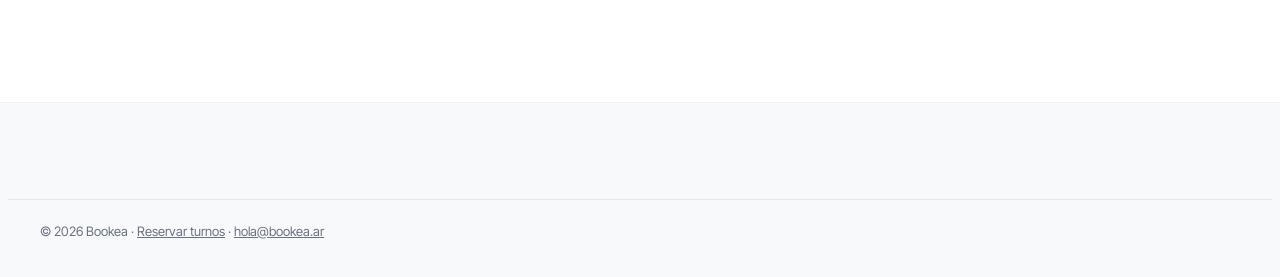
<file: privacidad.html>
<!doctype html>
<html lang="es-AR">
<head>
  <meta charset="utf-8" />
  <meta name="viewport" content="width=device-width, initial-scale=1, viewport-fit=cover" />
  <title>Privacidad y condiciones · Bookea</title>
  <meta name="description" content="Cómo cuida Bookea los datos de quienes reservan turnos y las condiciones para usar la página." />
  <meta name="theme-color" content="#ffffff" />
  <link rel="icon" href="marca/isotipo.svg" type="image/svg+xml" />
  <link rel="icon" href="marca/isotipo-32.png" sizes="32x32" type="image/png" />
  <link rel="stylesheet" href="sitio.css?v=41" />
</head>
<body>
  <!-- Borrador para que lo revise un abogado. Cuando inscribas la base en la AAIP (Registro Nacional de Bases de
       Datos), sumá en "Quién guarda tus datos" tu nombre y apellido, tu domicilio y el número de inscripción. -->
  <header class="top">
    <div class="wrap top__in">
      <a class="brand" href="./" aria-label="Bookea, ir al inicio"><img class="brand__mark" src="marca/isotipo.svg" alt="" width="34" height="34" /><span class="brand__word">Bookea</span></a>
      <nav class="top__act" aria-label="Principal"><a class="btn btn--line btn--s" href="./#mis-turnos">Mis turnos</a></nav>
    </div>
  </header>

  <main class="wrap doc" id="main">
    <p class="eyebrow">Actualizado el 19 de noviembre de 2026</p>
    <h1>Privacidad y condiciones</h1>
    <p class="doc__lead">Para reservar un turno en Bookea creás una cuenta con tu nombre, tu email, tu celular y una contraseña. Acá te contamos, sin vueltas, qué hacemos con esos datos y cuáles son las reglas para reservar.</p>
    <nav class="doc__indice" aria-label="En esta página"><a href="#privacidad">Política de privacidad</a><a href="#derechos">Tus derechos</a><a href="#condiciones">Condiciones de uso</a></nav>

    <section id="privacidad" aria-labelledby="t-priv">
      <h2 id="t-priv">Política de privacidad</h2>
      <h3>Quién guarda tus datos</h3>
      <p>Bookea (bookea.ar) es responsable de la base de datos de las cuentas de quienes reservan turnos. Para cualquier consulta sobre tus datos, escribinos a <a href="mailto:hola@bookea.ar">hola@bookea.ar</a>.</p>
      <h3>Qué datos pedimos</h3>
      <ul>
        <li><b>Para tu cuenta:</b> nombre y apellido, email, celular y una contraseña. La contraseña se guarda cifrada: nadie la puede leer, tampoco nosotros.</li>
        <li><b>De cada turno:</b> el lugar, el día, la hora, la cancha (o con quién te atendés), el precio y la seña.</li>
        <li><b>Si querés promociones:</b> que aceptaste recibirlas. Es opcional.</li>
      </ul>
      <p>No te pedimos datos sensibles (salud, religión, opiniones políticas ni nada parecido).</p>
      <h3>Para qué los usamos</h3>
      <ul>
        <li>Reservar, confirmar y cancelar tus turnos, y mandarte los mails de cada uno.</li>
        <li>Que el negocio donde reservás sepa quién va y pueda avisarte si hay un cambio.</li>
        <li>Responderte si nos escribís.</li>
        <li>Mandarte promociones de Bookea, solo si lo aceptaste. Lo podés cambiar cuando quieras en Mis turnos.</li>
      </ul>
      <h3>Quién más los ve</h3>
      <ul>
        <li><b>El negocio donde reservás</b> recibe tu nombre y tu celular junto con tu turno: quedan en su agenda, para saber quién va y avisarte si hay un cambio. Tu email no.</li>
        <li><b>Nuestros proveedores</b>, que guardan la información por nosotros y no la usan para nada más: Supabase (la base de datos y las cuentas) y Resend (el envío de los mails). Sus servidores pueden estar fuera de la Argentina.</li>
        <li><b>Google Maps</b>: la página de cada negocio muestra un mapa de Google con su dirección. Al verlo, Google recibe los datos técnicos de tu navegador (como tu dirección IP), según su propia política. No le pasamos tus datos de Bookea.</li>
      </ul>
      <p>No vendemos ni le pasamos tus datos a nadie más. Si alguna vez quisiéramos hacerlo, te lo vamos a pedir antes y vas a poder decir que no.</p>
      <h3>Cuánto tiempo los guardamos</h3>
      <p>Mientras tengas tu cuenta. Si la borrás, se borran tus datos y tus turnos, y los turnos que todavía no pasaron se cancelan. Lo que ya está en la agenda de un negocio por un turno que pasó (tu nombre y tu celular) queda en la agenda de ese negocio.</p>
      <h3>Cómo los cuidamos</h3>
      <p>La página y la base se comunican cifradas, la contraseña se guarda cifrada y la base tiene reglas para que cada persona vea solo lo suyo: un cliente ve solo sus datos y sus turnos.</p>
    </section>

    <section id="derechos" aria-labelledby="t-der">
      <h2 id="t-der">Tus derechos</h2>
      <p>Tus datos son tuyos. Por la Ley 25.326 de Protección de Datos Personales podés:</p>
      <ul>
        <li><b>Verlos:</b> en Mis turnos, en "Tu cuenta".</li>
        <li><b>Corregirlos:</b> con "Corregir mis datos", en el mismo lugar.</li>
        <li><b>Borrarlos:</b> con "Borrar mi cuenta". Se borran tus datos y tus turnos.</li>
        <li><b>Dejar de recibir promociones:</b> en "Corregir mis datos".</li>
      </ul>
      <p>También podés pedirlo escribiendo a <a href="mailto:hola@bookea.ar">hola@bookea.ar</a> desde el email de tu cuenta. Te respondemos dentro de los plazos de la ley: 10 días corridos para darte acceso a tus datos y 5 días hábiles para corregirlos o borrarlos.</p>
      <div class="doc__aaip">
        <p>El titular de los datos personales tiene la facultad de ejercer el derecho de acceso a los mismos en forma gratuita a intervalos no inferiores a seis meses, salvo que se acredite un interés legítimo al efecto conforme lo establecido en el artículo 14, inciso 3 de la Ley Nº 25.326.</p>
        <p>La Agencia de Acceso a la Información Pública, en su carácter de Órgano de Control de la Ley Nº 25.326, tiene la atribución de atender las denuncias y reclamos que interpongan quienes resulten afectados en sus derechos por incumplimiento de las normas vigentes en materia de protección de datos personales.</p>
      </div>
    </section>

    <section id="condiciones" aria-labelledby="t-cond">
      <h2 id="t-cond">Condiciones de uso</h2>
      <h3>Qué es Bookea</h3>
      <p>Bookea es una página para reservar turnos en negocios que trabajan con turnos: canchas, barberías y otros. El servicio (la cancha, el corte) lo da cada negocio, que es quien responde por él.</p>
      <h3>Cómo se reserva</h3>
      <ul>
        <li>Elegís el día y el horario. Te lo guardamos 10 minutos mientras pagás la seña.</li>
        <li>Para pagar necesitás una cuenta, con datos reales y un email que sea tuyo.</li>
        <li>Al pagar la seña, el turno queda confirmado y te llega un mail. El resto lo pagás en el lugar.</li>
      </ul>
      <h3>Cancelar</h3>
      <p>Cancelás desde Mis turnos. Cada lugar dice hasta cuántas horas antes podés cancelar y que la seña se devuelva; si cancelás después, la seña queda para el lugar. Lo ves antes de pagar y en el mail de confirmación.</p>
      <h3>Tu cuenta</h3>
      <p>Una cuenta por persona. Cuidá tu contraseña: lo que se haga con tu cuenta corre por tu cuenta. Si creés que alguien entró, cambiala desde Mis turnos y avisanos.</p>
      <h3>Mientras Bookea está en prueba</h3>
      <p>Por ahora, los lugares de la página son de ejemplo y la seña no se cobra: el pago con Mercado Pago está simulado.</p>
      <h3>Cambios</h3>
      <p>Si cambiamos algo importante de estas condiciones o de la política de privacidad, te avisamos por mail antes de que empiece a valer.</p>
      <p class="doc__pie">¿Dudas? Escribinos a <a href="mailto:hola@bookea.ar">hola@bookea.ar</a>.</p>
    </section>
  </main>

  <footer class="foot">
    <div class="wrap foot__bottom">
      <p>© 2026 Bookea · <a href="./">Reservar turnos</a> · <a href="mailto:hola@bookea.ar">hola@bookea.ar</a></p>
    </div>
  </footer>
</body>
</html>
</file>
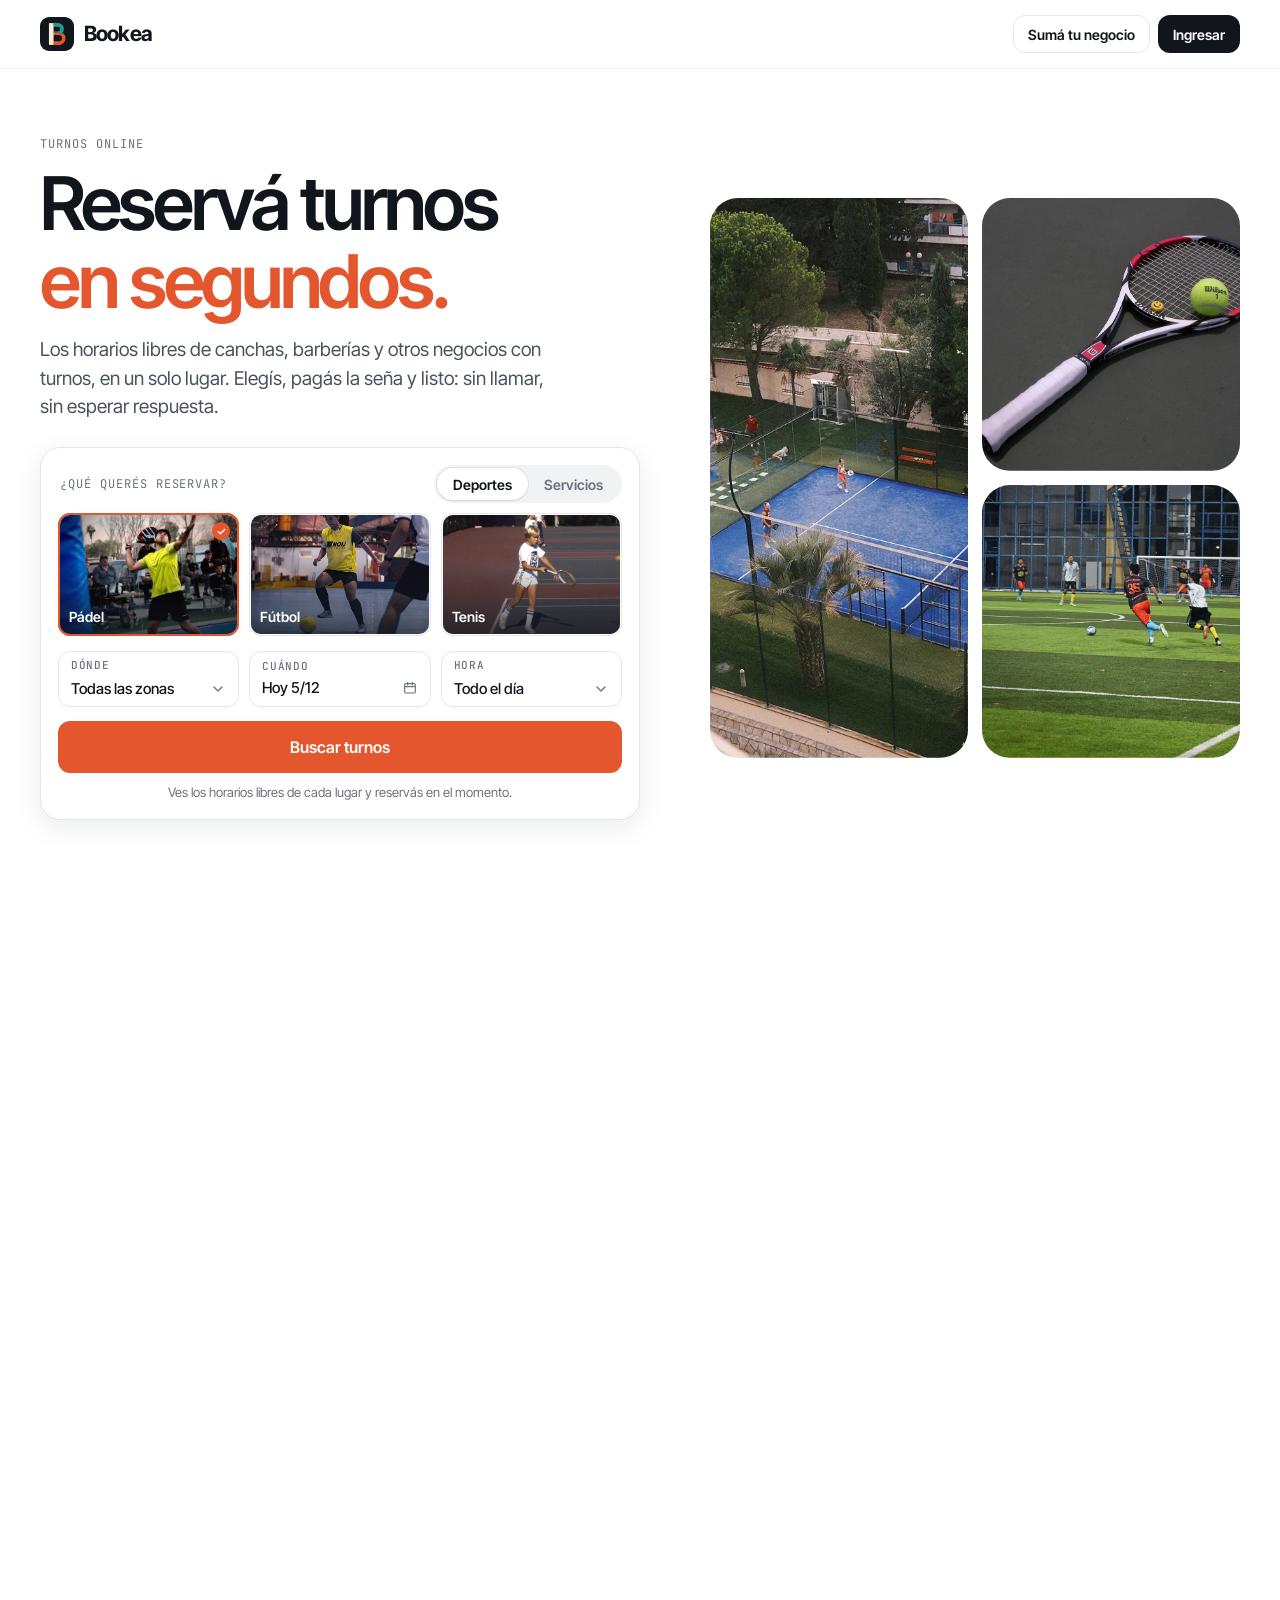
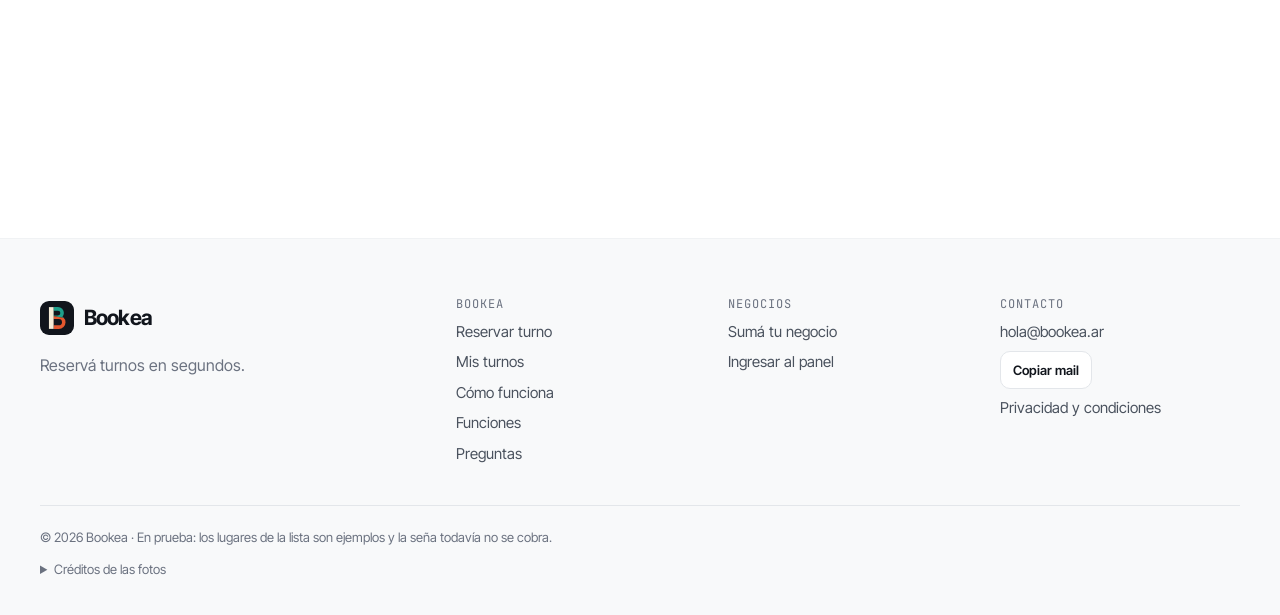
<file: reservar.html>
<!doctype html>
<html lang="es-AR">
<head>
  <meta charset="utf-8" />
  <meta name="viewport" content="width=device-width, initial-scale=1" />
  <title>Bookea · Reservar</title>
  <meta name="robots" content="noindex" />
  <link rel="canonical" href="https://bookea.ar/" />
  <!-- Las reservas ahora viven en el inicio (index.html). Esta página queda para que los links viejos
       sigan andando: reservar.html?rubro=padel&zona=&dia=0&franja= abre los resultados de ese rubro,
       y reservar.html solo abre el buscador. -->
  <script>location.replace("./" + (location.search || "#pick"));</script>
  <noscript><meta http-equiv="refresh" content="0; url=./" /></noscript>
</head>
<body>
  <p>Las reservas ahora están en el inicio de Bookea: <a href="./">ir a reservar</a>.</p>
</body>
</html>
</file>
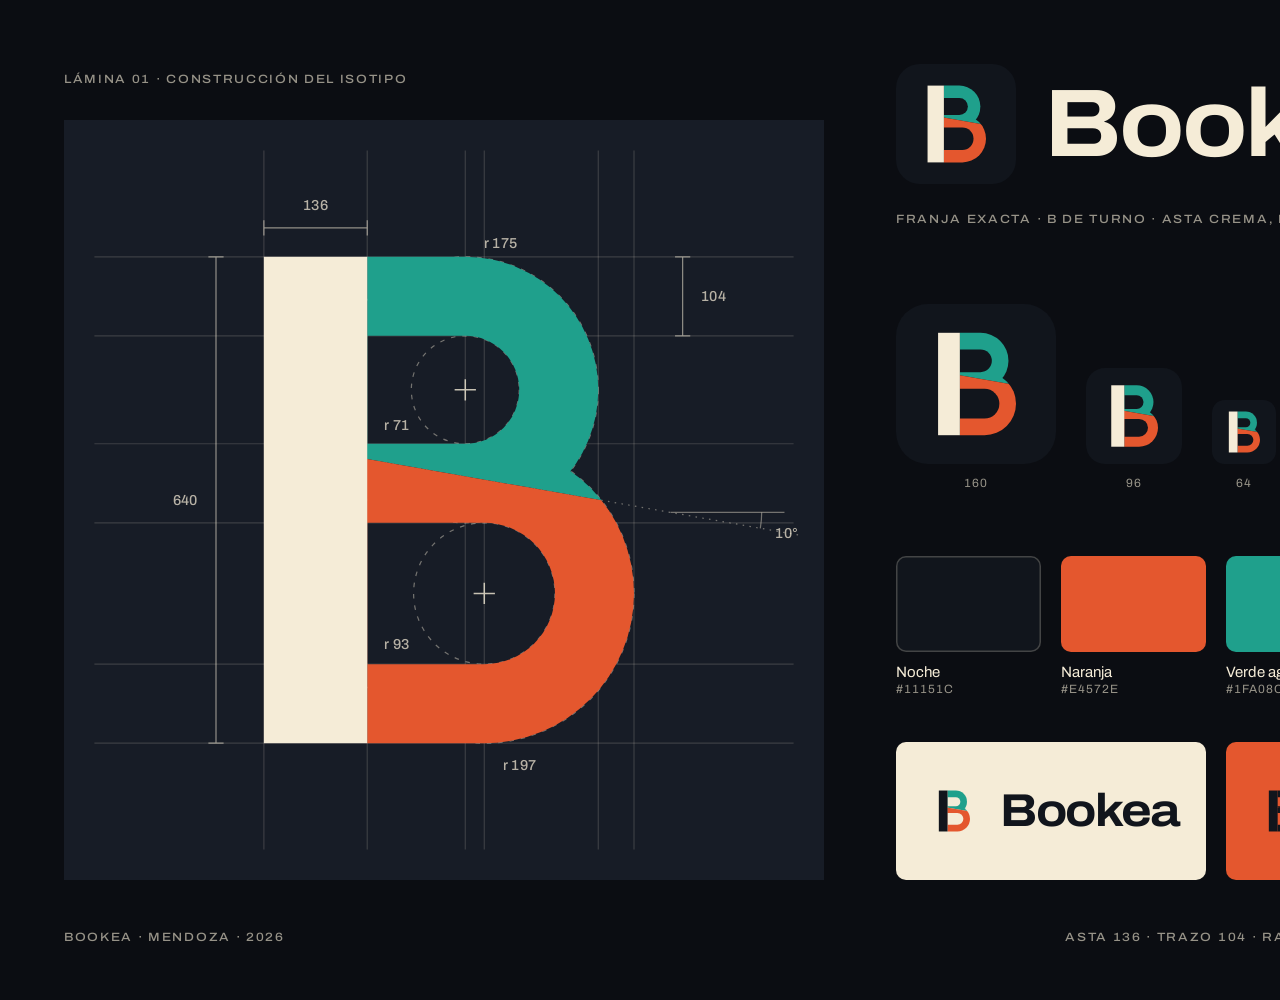
<file: marca/lamina.html>
<!doctype html>
<html lang="es-AR"><head><meta charset="utf-8"><title>Bookea · Franja Exacta</title>
<style>
@font-face { font-family: "Archivo"; src: url("fuentes/Archivo-Variable.ttf"); font-weight: 100 900; font-stretch: 62% 125%; }
* { box-sizing: border-box; margin: 0; }
html, body { width: 1600px; height: 1000px; background: #0b0d12; color: #f5ecd7; }
body { position: relative; font-family: "Archivo", sans-serif; overflow: hidden; }
.mono { font-family: "Archivo"; font-weight: 500; font-stretch: 112%; font-variant-numeric: tabular-nums; font-size: 12px; letter-spacing: 0.14em; text-transform: uppercase; color: rgba(245,236,215,0.6); }
.placa { position: absolute; left: 64px; top: 120px; width: 760px; height: 760px; }
.placa-rot { position: absolute; left: 64px; top: 72px; }
.der { position: absolute; left: 896px; top: 64px; width: 640px; }
.firma { display: flex; align-items: center; gap: 28px; height: 120px; }
.firma svg { flex: none; }
.palabra { font-family: "Archivo"; font-weight: 700; font-stretch: 112%; font-size: 96px; letter-spacing: -0.03em; line-height: 1; }
.sub { margin-top: 28px; }
.bloque { position: absolute; left: 896px; width: 640px; }
.reds { top: 300px; display: flex; align-items: flex-end; gap: 30px; height: 190px; }
.red { display: flex; flex-direction: column; align-items: center; gap: 12px; margin: 0; }
.red svg { display: block; }
.red figcaption { font-family: "Archivo"; font-variant-numeric: tabular-nums; font-size: 12px; color: rgba(245,236,215,0.6); letter-spacing: 0.08em; }
.paleta { top: 556px; display: grid; grid-template-columns: repeat(4, 1fr); gap: 20px; }
.sw { height: 96px; border-radius: 10px; }
.sw-n { box-shadow: inset 0 0 0 1.5px rgba(245,236,215,0.22); }
.sw-t { margin-top: 12px; font-size: 15px; }
.sw-h { margin-top: 2px; font-family: "Archivo"; font-variant-numeric: tabular-nums; font-size: 12px; letter-spacing: 0.08em; color: rgba(245,236,215,0.6); }
.usos { top: 742px; display: grid; grid-template-columns: 1fr 1fr; gap: 20px; }
.uso { height: 138px; border-radius: 10px; display: flex; align-items: center; justify-content: center; gap: 14px; }
.uso .palabra { font-size: 46px; }
.pie { position: absolute; left: 64px; right: 64px; bottom: 56px; display: flex; justify-content: space-between; }
.rot { margin-bottom: 18px; }
</style></head>
<body>
<p class="mono placa-rot">Lámina 01 · Construcción del isotipo</p>
<div class="placa"><svg viewBox="0 0 1000 1000" width="760" height="760" aria-hidden="true">
<rect width="1000" height="1000" fill="#171c26"/>
<line x1="40" y1="180" x2="960" y2="180" stroke="#f5ecd7" stroke-opacity="0.16" stroke-width="1.6"/><line x1="40" y1="284" x2="960" y2="284" stroke="#f5ecd7" stroke-opacity="0.16" stroke-width="1.6"/><line x1="40" y1="426" x2="960" y2="426" stroke="#f5ecd7" stroke-opacity="0.16" stroke-width="1.6"/><line x1="40" y1="530" x2="960" y2="530" stroke="#f5ecd7" stroke-opacity="0.16" stroke-width="1.6"/><line x1="40" y1="716" x2="960" y2="716" stroke="#f5ecd7" stroke-opacity="0.16" stroke-width="1.6"/><line x1="40" y1="820" x2="960" y2="820" stroke="#f5ecd7" stroke-opacity="0.16" stroke-width="1.6"/><line x1="263" y1="40" x2="263" y2="960" stroke="#f5ecd7" stroke-opacity="0.16" stroke-width="1.6"/><line x1="399" y1="40" x2="399" y2="960" stroke="#f5ecd7" stroke-opacity="0.16" stroke-width="1.6"/><line x1="528" y1="40" x2="528" y2="960" stroke="#f5ecd7" stroke-opacity="0.16" stroke-width="1.6"/><line x1="553" y1="40" x2="553" y2="960" stroke="#f5ecd7" stroke-opacity="0.16" stroke-width="1.6"/><line x1="703" y1="40" x2="703" y2="960" stroke="#f5ecd7" stroke-opacity="0.16" stroke-width="1.6"/><line x1="750" y1="40" x2="750" y2="960" stroke="#f5ecd7" stroke-opacity="0.16" stroke-width="1.6"/><circle cx="528" cy="355" r="175" stroke="#f5ecd7" stroke-opacity="0.42" stroke-width="1.6" fill="none" stroke-dasharray="6 9"/><circle cx="553" cy="623" r="197" stroke="#f5ecd7" stroke-opacity="0.42" stroke-width="1.6" fill="none" stroke-dasharray="6 9"/><circle cx="528" cy="355" r="71" stroke="#f5ecd7" stroke-opacity="0.42" stroke-width="1.6" fill="none" stroke-dasharray="6 9"/><circle cx="553" cy="623" r="93" stroke="#f5ecd7" stroke-opacity="0.42" stroke-width="1.6" fill="none" stroke-dasharray="6 9"/><path d="M514,355 H542 M528,341 V369" stroke="#f5ecd7" stroke-opacity="0.8" stroke-width="2"/><path d="M539,623 H567 M553,609 V637" stroke="#f5ecd7" stroke-opacity="0.8" stroke-width="2"/><line x1="308" y1="430.0" x2="968" y2="546.3" stroke="#f5ecd7" stroke-opacity="0.42" stroke-width="1.6" fill="none" stroke-dasharray="2 7"/><line x1="798" y1="516.4" x2="948" y2="516.4" stroke="#f5ecd7" stroke-opacity="0.42" stroke-width="1.6" fill="none"/><path d="M918,516.4 A120,120 0 0 1 916.2,537.2" stroke="#f5ecd7" stroke-opacity="0.42" stroke-width="1.6" fill="none"/>
<defs><mask id="mplaca" maskUnits="userSpaceOnUse" x="0" y="0" width="1000" height="1000">
<path d="M391,180 H520 A175,175 0 0 1 520,530 H391 Z" fill="#fff"/><path d="M391,426 H545 A197,197 0 0 1 545,820 H391 Z" fill="#fff"/><path d="M391,284 H520 A71,71 0 0 1 520,426 H391 Z" fill="#000"/><path d="M391,530 H545 A93,93 0 0 1 545,716 H391 Z" fill="#000"/></mask></defs>
<g transform="translate(8,0)"><g mask="url(#mplaca)"><polygon points="0,0 1000,0 1000,553.38 0,377.06" fill="#1fa08c"/><polygon points="0,377.06 1000,553.38 1000,1000 0,1000" fill="#e4572e"/></g>
<rect x="255" y="180" width="136" height="640" fill="#f5ecd7"/></g>
<path d="M263,132 V152 M399,132 V152 M263,142 H399" stroke="#f5ecd7" stroke-opacity="0.55" stroke-width="1.6"/><text x="331" y="118" text-anchor="middle" font-family="Archivo" font-weight="500" font-size="19" fill="#f5ecd7" fill-opacity="0.72" letter-spacing="0.5">136</text><path d="M190,180 H210 M190,820 H210 M200,180 V820" stroke="#f5ecd7" stroke-opacity="0.55" stroke-width="1.6"/><text x="176" y="506" text-anchor="end" font-family="Archivo" font-weight="500" font-size="19" fill="#f5ecd7" fill-opacity="0.72" letter-spacing="0.5">640</text><path d="M814,180 V284 M804,180 H824 M804,284 H824" stroke="#f5ecd7" stroke-opacity="0.55" stroke-width="1.6"/><text x="838" y="238" font-family="Archivo" font-weight="500" font-size="19" fill="#f5ecd7" fill-opacity="0.72" letter-spacing="0.5">104</text><text x="421" y="408" font-family="Archivo" font-weight="500" font-size="19" fill="#f5ecd7" fill-opacity="0.72" letter-spacing="0.5">r 71</text><text x="552" y="169" font-family="Archivo" font-weight="500" font-size="19" fill="#f5ecd7" fill-opacity="0.72" letter-spacing="0.5">r 175</text><text x="421" y="696" font-family="Archivo" font-weight="500" font-size="19" fill="#f5ecd7" fill-opacity="0.72" letter-spacing="0.5">r 93</text><text x="577" y="855" font-family="Archivo" font-weight="500" font-size="19" fill="#f5ecd7" fill-opacity="0.72" letter-spacing="0.5">r 197</text><text x="936" y="550.4" font-family="Archivo" font-weight="500" font-size="19" fill="#f5ecd7" fill-opacity="0.72" letter-spacing="0.5">10°</text>
</svg></div>

<div class="der">
  <div class="firma"><svg viewBox="0 0 1000 1000" width="120" height="120" aria-hidden="true"><defs><mask id="mfirma" maskUnits="userSpaceOnUse" x="0" y="0" width="1000" height="1000">
<path d="M391,180 H520 A175,175 0 0 1 520,530 H391 Z" fill="#fff"/><path d="M391,426 H545 A197,197 0 0 1 545,820 H391 Z" fill="#fff"/><path d="M391,284 H520 A71,71 0 0 1 520,426 H391 Z" fill="#000"/><path d="M391,530 H545 A93,93 0 0 1 545,716 H391 Z" fill="#000"/></mask></defs>
<rect width="1000" height="1000" rx="200" fill="#11151c"/><g transform="translate(8,0)"><g mask="url(#mfirma)"><polygon points="0,0 1000,0 1000,553.38 0,377.06" fill="#1fa08c"/><polygon points="0,377.06 1000,553.38 1000,1000 0,1000" fill="#e4572e"/></g>
<rect x="255" y="180" width="136" height="640" fill="#f5ecd7"/></g></svg><span class="palabra">Bookea</span></div>
  <p class="mono sub">Franja Exacta · B de turno · asta crema, panzas cortadas a 10°</p>
</div>

<div class="bloque reds"><figure class="red"><svg viewBox="0 0 1000 1000" width="160" height="160" aria-hidden="true"><defs><mask id="mr160" maskUnits="userSpaceOnUse" x="0" y="0" width="1000" height="1000">
<path d="M391,180 H520 A175,175 0 0 1 520,530 H391 Z" fill="#fff"/><path d="M391,426 H545 A197,197 0 0 1 545,820 H391 Z" fill="#fff"/><path d="M391,284 H520 A71,71 0 0 1 520,426 H391 Z" fill="#000"/><path d="M391,530 H545 A93,93 0 0 1 545,716 H391 Z" fill="#000"/></mask></defs>
<rect width="1000" height="1000" rx="200" fill="#11151c"/><g transform="translate(8,0)"><g mask="url(#mr160)"><polygon points="0,0 1000,0 1000,553.38 0,377.06" fill="#1fa08c"/><polygon points="0,377.06 1000,553.38 1000,1000 0,1000" fill="#e4572e"/></g>
<rect x="255" y="180" width="136" height="640" fill="#f5ecd7"/></g></svg><figcaption>160</figcaption></figure><figure class="red"><svg viewBox="0 0 1000 1000" width="96" height="96" aria-hidden="true"><defs><mask id="mr96" maskUnits="userSpaceOnUse" x="0" y="0" width="1000" height="1000">
<path d="M391,180 H520 A175,175 0 0 1 520,530 H391 Z" fill="#fff"/><path d="M391,426 H545 A197,197 0 0 1 545,820 H391 Z" fill="#fff"/><path d="M391,284 H520 A71,71 0 0 1 520,426 H391 Z" fill="#000"/><path d="M391,530 H545 A93,93 0 0 1 545,716 H391 Z" fill="#000"/></mask></defs>
<rect width="1000" height="1000" rx="200" fill="#11151c"/><g transform="translate(8,0)"><g mask="url(#mr96)"><polygon points="0,0 1000,0 1000,553.38 0,377.06" fill="#1fa08c"/><polygon points="0,377.06 1000,553.38 1000,1000 0,1000" fill="#e4572e"/></g>
<rect x="255" y="180" width="136" height="640" fill="#f5ecd7"/></g></svg><figcaption>96</figcaption></figure><figure class="red"><svg viewBox="0 0 1000 1000" width="64" height="64" aria-hidden="true"><defs><mask id="mr64" maskUnits="userSpaceOnUse" x="0" y="0" width="1000" height="1000">
<path d="M391,180 H520 A175,175 0 0 1 520,530 H391 Z" fill="#fff"/><path d="M391,426 H545 A197,197 0 0 1 545,820 H391 Z" fill="#fff"/><path d="M391,284 H520 A71,71 0 0 1 520,426 H391 Z" fill="#000"/><path d="M391,530 H545 A93,93 0 0 1 545,716 H391 Z" fill="#000"/></mask></defs>
<rect width="1000" height="1000" rx="200" fill="#11151c"/><g transform="translate(8,0)"><g mask="url(#mr64)"><polygon points="0,0 1000,0 1000,553.38 0,377.06" fill="#1fa08c"/><polygon points="0,377.06 1000,553.38 1000,1000 0,1000" fill="#e4572e"/></g>
<rect x="255" y="180" width="136" height="640" fill="#f5ecd7"/></g></svg><figcaption>64</figcaption></figure><figure class="red"><svg viewBox="0 0 1000 1000" width="40" height="40" aria-hidden="true"><defs><mask id="mr40" maskUnits="userSpaceOnUse" x="0" y="0" width="1000" height="1000">
<path d="M391,180 H520 A175,175 0 0 1 520,530 H391 Z" fill="#fff"/><path d="M391,426 H545 A197,197 0 0 1 545,820 H391 Z" fill="#fff"/><path d="M391,284 H520 A71,71 0 0 1 520,426 H391 Z" fill="#000"/><path d="M391,530 H545 A93,93 0 0 1 545,716 H391 Z" fill="#000"/></mask></defs>
<rect width="1000" height="1000" rx="200" fill="#11151c"/><g transform="translate(8,0)"><g mask="url(#mr40)"><polygon points="0,0 1000,0 1000,553.38 0,377.06" fill="#1fa08c"/><polygon points="0,377.06 1000,553.38 1000,1000 0,1000" fill="#e4572e"/></g>
<rect x="255" y="180" width="136" height="640" fill="#f5ecd7"/></g></svg><figcaption>40</figcaption></figure><figure class="red"><svg viewBox="0 0 1000 1000" width="24" height="24" aria-hidden="true"><defs><mask id="mr24" maskUnits="userSpaceOnUse" x="0" y="0" width="1000" height="1000">
<path d="M391,180 H520 A175,175 0 0 1 520,530 H391 Z" fill="#fff"/><path d="M391,426 H545 A197,197 0 0 1 545,820 H391 Z" fill="#fff"/><path d="M391,284 H520 A71,71 0 0 1 520,426 H391 Z" fill="#000"/><path d="M391,530 H545 A93,93 0 0 1 545,716 H391 Z" fill="#000"/></mask></defs>
<rect width="1000" height="1000" rx="200" fill="#11151c"/><g transform="translate(8,0)"><g mask="url(#mr24)"><polygon points="0,0 1000,0 1000,553.38 0,377.06" fill="#1fa08c"/><polygon points="0,377.06 1000,553.38 1000,1000 0,1000" fill="#e4572e"/></g>
<rect x="255" y="180" width="136" height="640" fill="#f5ecd7"/></g></svg><figcaption>24</figcaption></figure><figure class="red"><svg viewBox="0 0 1000 1000" width="16" height="16" aria-hidden="true"><defs><mask id="mr16" maskUnits="userSpaceOnUse" x="0" y="0" width="1000" height="1000">
<path d="M391,180 H520 A175,175 0 0 1 520,530 H391 Z" fill="#fff"/><path d="M391,426 H545 A197,197 0 0 1 545,820 H391 Z" fill="#fff"/><path d="M391,284 H520 A71,71 0 0 1 520,426 H391 Z" fill="#000"/><path d="M391,530 H545 A93,93 0 0 1 545,716 H391 Z" fill="#000"/></mask></defs>
<rect width="1000" height="1000" rx="200" fill="#11151c"/><g transform="translate(8,0)"><g mask="url(#mr16)"><polygon points="0,0 1000,0 1000,553.38 0,377.06" fill="#1fa08c"/><polygon points="0,377.06 1000,553.38 1000,1000 0,1000" fill="#e4572e"/></g>
<rect x="255" y="180" width="136" height="640" fill="#f5ecd7"/></g></svg><figcaption>16</figcaption></figure></div>

<div class="bloque paleta">
  <div><div class="sw sw-n" style="background:#11151c"></div><p class="sw-t">Noche</p><p class="sw-h">#11151C</p></div>
  <div><div class="sw" style="background:#e4572e"></div><p class="sw-t">Naranja</p><p class="sw-h">#E4572E</p></div>
  <div><div class="sw" style="background:#1fa08c"></div><p class="sw-t">Verde agua</p><p class="sw-h">#1FA08C</p></div>
  <div><div class="sw" style="background:#f5ecd7"></div><p class="sw-t">Crema</p><p class="sw-h">#F5ECD7</p></div>
</div>

<div class="bloque usos">
  <div class="uso" style="background:#f5ecd7;color:#11151c"><svg viewBox="0 0 1000 1000" width="64" height="64" aria-hidden="true"><defs><mask id="mu1" maskUnits="userSpaceOnUse" x="0" y="0" width="1000" height="1000">
<path d="M391,180 H520 A175,175 0 0 1 520,530 H391 Z" fill="#fff"/><path d="M391,426 H545 A197,197 0 0 1 545,820 H391 Z" fill="#fff"/><path d="M391,284 H520 A71,71 0 0 1 520,426 H391 Z" fill="#000"/><path d="M391,530 H545 A93,93 0 0 1 545,716 H391 Z" fill="#000"/></mask></defs>
<g transform="translate(8,0)"><g mask="url(#mu1)"><polygon points="0,0 1000,0 1000,553.38 0,377.06" fill="#1fa08c"/><polygon points="0,377.06 1000,553.38 1000,1000 0,1000" fill="#e4572e"/></g>
<rect x="255" y="180" width="136" height="640" fill="#11151c"/></g></svg><span class="palabra">Bookea</span></div>
  <div class="uso" style="background:#e4572e;color:#11151c"><svg viewBox="0 0 1000 1000" width="64" height="64" aria-hidden="true"><defs><mask id="mu2" maskUnits="userSpaceOnUse" x="0" y="0" width="1000" height="1000">
<path d="M391,180 H520 A175,175 0 0 1 520,530 H391 Z" fill="#fff"/><path d="M391,426 H545 A197,197 0 0 1 545,820 H391 Z" fill="#fff"/><path d="M391,284 H520 A71,71 0 0 1 520,426 H391 Z" fill="#000"/><path d="M391,530 H545 A93,93 0 0 1 545,716 H391 Z" fill="#000"/></mask></defs>
<g transform="translate(8,0)"><g mask="url(#mu2)"><polygon points="0,0 1000,0 1000,553.38 0,377.06" fill="#11151c"/><polygon points="0,377.06 1000,553.38 1000,1000 0,1000" fill="#11151c"/></g>
<rect x="255" y="180" width="136" height="640" fill="#11151c"/></g></svg><span class="palabra">Bookea</span></div>
</div>

<div class="pie mono"><span>Bookea · Mendoza · 2026</span><span>Asta 136 · trazo 104 · radios 175 / 197 · diagonal 10°</span></div>
</body></html>
</file>
<file: sitio.css>
/* =========================================================
   Bookea — frente público (inicio, resultados, ficha del lugar, pagar la seña, Mis turnos y la parte para negocios)
   Blanco, limpio, letras Inter Tight + JetBrains Mono (servidas desde assets/fuentes, licencia OFL)
   y los colores de Bookea: noche #11151c, naranja #e4572e, verde agua #1fa08c y crema #f5ecd7.
   El panel (admin.html) sigue con styles.css + admin.css.
   ========================================================= */
@font-face { font-family: "Inter Tight"; font-style: normal; font-weight: 400 700; font-display: swap; src: url("assets/fuentes/inter-tight.woff2") format("woff2"); }
@font-face { font-family: "JetBrains Mono"; font-style: normal; font-weight: 400 600; font-display: swap; src: url("assets/fuentes/jetbrains-mono.woff2") format("woff2"); }
:root {
  --paper: #ffffff;
  --ink-900: #11151c;   /* noche */
  --ink-800: #1d232b;
  --ink-600: #4a525e;
  --ink-500: #6b7280;
  --ink-400: #9097a2;
  --ink-300: #c9ced6;
  --ink-200: #e3e6ea;
  --ink-100: #f0f2f4;
  --ink-50: #f8f9fa;
  --accent: #e4572e;    /* naranja */
  --accent-600: #cf4a24;
  --accent-ink: #9c3412;
  --accent-50: #fdf0ec;
  --accent-claro: #ff9a80;
  --ok: #1fa08c;        /* verde agua */
  --ok-ink: #0f5e52;
  --ok-50: #eef7f5;
  --crema: #f5ecd7;
  --f-sans: "Inter Tight", "Helvetica Neue", Arial, system-ui, sans-serif;
  --f-mono: "JetBrains Mono", ui-monospace, "SF Mono", Menlo, Consolas, monospace;
  --r-s: 8px; --r-m: 12px; --r-l: 20px; --r-xl: 28px;
  --shadow-s: 0 1px 2px rgba(17,21,28,.06);
  --shadow-m: 0 8px 28px rgba(17,21,28,.08);
  --shadow-l: 0 20px 56px rgba(17,21,28,.14);
  --wrap: 1200px;
  --pad: clamp(16px, 3vw, 32px);
  --ease: cubic-bezier(.22, 1, .36, 1);
  --ease-expo: cubic-bezier(.16, 1, .3, 1);
  --ease-soft: cubic-bezier(.25, .8, .25, 1);
  --ease-in-out: cubic-bezier(.76, 0, .24, 1);
  --ease-rebote: cubic-bezier(.34, 1.56, .64, 1);
  --t-press: 140ms;
  --header-h: 68px;
  color-scheme: light;
}
*, *::before, *::after { box-sizing: border-box; }
html { scroll-behavior: smooth; -webkit-text-size-adjust: 100%; scroll-padding-top: 84px; }
body { margin: 0; background: var(--paper); color: var(--ink-900); font-family: var(--f-sans); font-size: 16px; line-height: 1.5; -webkit-font-smoothing: antialiased; overflow-x: hidden; }
img { display: block; max-width: 100%; }
h1, h2, h3, h4, p, ol, ul, figure, dl, dd { margin: 0; }
ol, ul { padding: 0; list-style: none; }
a { color: inherit; }
button, input, select { font: inherit; color: inherit; }
button { cursor: pointer; background: none; border: 0; padding: 0; }
[hidden] { display: none !important; }
:focus-visible { outline: 2px solid var(--accent); outline-offset: 3px; border-radius: 6px; }
::selection { background: var(--accent); color: #fff; }
h1, h2, h3 { font-weight: 600; letter-spacing: -.03em; line-height: 1.05; text-wrap: balance; }
.sr-only { position: absolute; width: 1px; height: 1px; margin: -1px; overflow: hidden; clip: rect(0 0 0 0); white-space: nowrap; }
.skip { position: absolute; left: -999px; top: 8px; z-index: 200; background: var(--ink-900); color: #fff; padding: 10px 14px; border-radius: var(--r-s); }
.skip:focus { left: 8px; }
.wrap { width: 100%; max-width: calc(var(--wrap) + var(--pad) * 2); margin-inline: auto; padding-inline: var(--pad); }
.mono { font-family: var(--f-mono); }
.eyebrow { font-family: var(--f-mono); font-size: 12px; letter-spacing: .08em; text-transform: uppercase; color: var(--ink-500); }
.icon { width: 20px; height: 20px; flex: none; stroke: currentColor; fill: none; stroke-width: 1.7; stroke-linecap: round; stroke-linejoin: round; }

/* ---------- Botones ---------- */
.btn { display: inline-flex; align-items: center; justify-content: center; gap: 8px; min-height: 44px; padding: 0 20px; border-radius: var(--r-m); font-weight: 600; font-size: 15px; text-decoration: none; white-space: nowrap; border: 1px solid transparent; transition: background-color .18s ease, border-color .18s ease, color .18s ease, transform .14s var(--ease), box-shadow .18s ease; }
.btn:active { transform: scale(.975); }
.btn:disabled { opacity: .45; cursor: not-allowed; transform: none; }
.btn--primary { background: var(--accent); color: #fff; }
.btn--primary:hover:not(:disabled) { background: var(--accent-600); }
.btn--ink { background: var(--ink-900); color: #fff; }
.btn--ink:hover { background: var(--ink-800); }
.btn--line { background: var(--paper); border-color: var(--ink-200); color: var(--ink-900); }
.btn--line:hover { border-color: var(--ink-900); }
.btn--s { min-height: 38px; padding: 0 14px; font-size: 14px; }
.btn--lg { min-height: 52px; font-size: 16px; padding: 0 26px; }
.btn--block { width: 100%; }
.link { font-weight: 600; text-decoration: underline; text-underline-offset: 3px; text-decoration-color: var(--ink-300); }
.link:hover { text-decoration-color: var(--accent); }
.iconbtn { position: relative; width: 40px; height: 40px; display: grid; place-items: center; border-radius: 50%; transition: background-color .18s; }
.iconbtn:hover { background: var(--ink-100); }
.badge { position: absolute; top: 0; right: -2px; min-width: 18px; height: 18px; padding: 0 5px; border-radius: 9px; background: var(--accent); color: #fff; font: 600 11px/18px var(--f-mono); text-align: center; }
.btn .badge, .tlink .badge { position: static; }

/* ---------- Header ---------- */
.top { position: sticky; top: 0; z-index: 50; background: rgba(255,255,255,.9); backdrop-filter: saturate(1.4) blur(14px); -webkit-backdrop-filter: saturate(1.4) blur(14px); border-bottom: 1px solid var(--ink-100); }
.top__in { height: var(--header-h); display: flex; align-items: center; gap: 28px; }
/* El logo (pedido del dueño, 21/11: "el botón de Bookea ahora no hace nada"): con el mouse, el verde agua barre desde la B
   hasta la palabra y la B se inclina con un rebote; con el dedo, se aprieta, se pone verde agua y rebota al soltar.
   El relleno y el margen negativo dejan el logo en el mismo lugar. */
.brand { position: relative; isolation: isolate; display: inline-flex; align-items: center; gap: 10px; text-decoration: none; padding: 6px 12px 6px 6px; margin-left: -6px; border-radius: 12px; }
.brand::before { content: ""; position: absolute; inset: 0; z-index: -1; border-radius: inherit; background: var(--ok); clip-path: inset(0 100% 0 0 round 12px); transition: clip-path 380ms var(--ease); }
.brand__mark { width: 34px; height: 34px; border-radius: 9px; transition: transform 460ms var(--ease-rebote); }
.brand__word { font-size: 21px; font-weight: 700; letter-spacing: -.04em; }
.tlink { display: inline-flex; align-items: center; gap: 8px; padding: 8px 14px; border-radius: 999px; font-size: 15px; font-weight: 500; text-decoration: none; color: var(--ink-600); transition: background-color .18s, color .18s; }
.tlink:hover { background: var(--ink-100); color: var(--ink-900); }
.top__act { margin-left: auto; display: flex; align-items: center; gap: 6px; }
.top__neg { margin-inline: 6px 2px; }

/* ---------- Pantallas ---------- */
.page { min-height: 60vh; }
.page.is-in { animation: pageIn .32s var(--ease); }
@keyframes pageIn { from { opacity: 0; transform: translateY(10px); } to { opacity: 1; transform: none; } }
.sec { padding-block: clamp(56px, 8vw, 104px); }
.sec__head { display: flex; justify-content: space-between; align-items: flex-end; gap: 24px; margin-bottom: 32px; flex-wrap: wrap; }
.sec__head h2 { font-size: clamp(28px, 3.4vw, 44px); }
.sec__head p { color: var(--ink-500); max-width: 44ch; }

/* ---------- Hero + buscador ---------- */
.hero { padding-block: clamp(32px, 5vw, 72px) clamp(40px, 5vw, 64px); }
.hero__grid { display: grid; gap: 48px; align-items: center; }
.hero h1 { font-size: clamp(40px, 6.2vw, 76px); letter-spacing: -.045em; margin-block: 14px 16px; }
.hero h1 em { font-style: normal; color: var(--accent); }
.hero__lead { font-size: clamp(17px, 1.6vw, 20px); color: var(--ink-600); max-width: 46ch; margin-bottom: 28px; }
.finder { background: var(--paper); border: 1px solid var(--ink-200); border-radius: var(--r-l); padding: 18px; box-shadow: var(--shadow-m); max-width: 600px; }
.finder__k { display: block; margin: 0 0 10px 2px; }
.rubros { display: grid; grid-template-columns: repeat(4, 1fr); gap: 10px; margin-bottom: 18px; }
.rubro { position: relative; display: block; width: 100%; text-align: left; border-radius: var(--r-m); overflow: hidden; aspect-ratio: 1 / 1.05; border: 2px solid transparent; outline: 1px solid var(--ink-200); outline-offset: -1px; transition: transform .2s var(--ease), border-color .18s; }
.rubro img { width: 100%; height: 100%; object-fit: cover; transition: transform .5s var(--ease); }
.rubro::after { content: ""; position: absolute; inset: 0; background: linear-gradient(to top, rgba(17,21,28,.72), rgba(17,21,28,0) 62%); }
.rubro__n { position: absolute; left: 9px; bottom: 7px; z-index: 1; color: #fff; font-size: 14px; font-weight: 600; letter-spacing: -.01em; }
.rubro:hover img { transform: scale(1.06); }
.rubro[aria-pressed="true"] { border-color: var(--accent); outline-color: var(--accent); }
.rubro[aria-pressed="true"]::before { content: ""; position: absolute; z-index: 2; top: 7px; right: 7px; width: 18px; height: 18px; border-radius: 50%; background: var(--accent) url("data:image/svg+xml,%3Csvg xmlns='http://www.w3.org/2000/svg' viewBox='0 0 24 24' fill='none' stroke='white' stroke-width='3.2' stroke-linecap='round' stroke-linejoin='round'%3E%3Cpath d='M5 12.5l4.5 4.5L19 7.5'/%3E%3C/svg%3E") center / 11px no-repeat; }
.frow { display: grid; grid-template-columns: repeat(3, 1fr); gap: 10px; margin-bottom: 14px; }
/* con fútbol, un campo más: "Cancha" (fútbol 5 o 7) */
.frow.con-tam { grid-template-columns: minmax(0, .75fr) minmax(0, 1.15fr) minmax(0, 1.05fr) minmax(0, 1.05fr); }
.frow.con-tam .ff { padding-inline: 10px; }
.frow.con-tam .ff select { font-size: 14px; }
.ff[hidden] { display: none; }
.ff { display: block; border: 1px solid var(--ink-200); border-radius: var(--r-m); padding: 9px 12px 8px; background: var(--paper); transition: border-color .18s; }
.ff:focus-within { border-color: var(--ink-900); }
/* "Cuándo": un botón que abre un calendario con los días que se pueden reservar (pedido del dueño, 26/11) */
.ff-cal { position: relative; min-width: 0; }
.ff__btn { width: 100%; height: 100%; color: inherit; font: inherit; text-align: left; cursor: pointer; outline: none; }
.ff__v { display: flex; align-items: center; justify-content: space-between; gap: 8px; color: var(--ink-900); font-size: 15px; font-weight: 500; white-space: nowrap; }
.ff__v > span { overflow: hidden; text-overflow: ellipsis; }
.ff__v .icon { flex: none; width: 16px; height: 16px; color: var(--ink-500); }
.frow.con-tam .ff__v { font-size: 14px; }
.cal { position: absolute; z-index: 40; top: calc(100% + 8px); left: -1px; width: 300px; max-width: calc(100vw - 32px); padding: 12px 12px 14px; border: 1px solid var(--ink-200); border-radius: var(--r-l); background: var(--paper); box-shadow: var(--shadow-l); }
.cal[hidden] { display: none; }
.cal__head { padding: 2px 4px 8px; }
.cal__head b { font-size: 15px; font-weight: 600; letter-spacing: -.01em; }
.cal__grid { display: grid; grid-template-columns: repeat(7, minmax(0, 1fr)); gap: 2px; }
.cal__dow { padding: 4px 0 6px; text-align: center; font: 500 11px var(--f-mono); letter-spacing: .04em; text-transform: uppercase; color: var(--ink-500); }
.cal__d { display: grid; place-items: center; height: 40px; border: 0; border-radius: 10px; background: none; color: var(--ink-300); font: 500 14px var(--f-sans); font-variant-numeric: tabular-nums; }
button.cal__d { color: var(--ink-900); cursor: pointer; transition: background-color .15s ease; }
span.cal__d.is-afuera { color: var(--ink-200); }
.cal__d.is-hoy { box-shadow: inset 0 0 0 1px var(--ink-300); }
.cal__d.is-on { background: var(--accent); color: #fff; box-shadow: none; }
.cal__nota { margin-top: 10px; font-size: 12.5px; line-height: 1.4; color: var(--ink-500); }
@media (hover: hover) and (pointer: fine) {
  button.cal__d:not(.is-on):hover { background: var(--ink-100); }
}
.ff > span:first-child { display: block; font: 500 11px/1.2 var(--f-mono); letter-spacing: .06em; text-transform: uppercase; color: var(--ink-500); margin-bottom: 3px; }
.ff select, .ff input { width: 100%; border: 0; background: transparent; padding: 0; font-size: 15px; font-weight: 500; outline: none; appearance: none; -webkit-appearance: none; background: url("data:image/svg+xml,%3Csvg xmlns='http://www.w3.org/2000/svg' viewBox='0 0 24 24' fill='none' stroke='%236b7280' stroke-width='2' stroke-linecap='round' stroke-linejoin='round'%3E%3Cpath d='M6 9l6 6 6-6'/%3E%3C/svg%3E") right center / 16px no-repeat; padding-right: 18px; text-overflow: ellipsis; }
.finder__note { margin-top: 12px; font-size: 13px; color: var(--ink-500); text-align: center; }
.collage { display: none; grid-template-columns: 1fr 1fr; grid-template-rows: 1fr 1fr; gap: 14px; height: min(560px, 46vw); }
.collage figure { border-radius: var(--r-xl); overflow: hidden; background: var(--ink-100); }
.collage img { width: 100%; height: 100%; object-fit: cover; }
.collage figure:first-child { grid-row: span 2; }
.collage figure:nth-child(3) { transform: translateY(0); }
@media (min-width: 980px) { .hero__grid { grid-template-columns: minmax(0, 1.08fr) minmax(0, .92fr); } .collage { display: grid; } }

/* ---------- Libres ahora / tarjetas ---------- */
.rail { display: flex; gap: 14px; overflow-x: auto; overflow-y: hidden; overscroll-behavior-x: contain; scroll-snap-type: x proximity; scroll-padding-inline: var(--pad); padding: 4px var(--pad) 18px; margin-inline: calc(var(--pad) * -1); scrollbar-width: none; }
.rail::-webkit-scrollbar { display: none; }
/* En la compu la fila no se desliza (pedido del dueño, 19/11): entran justas las tarjetas que caben, todas enteras y a lo ancho.
   En el celular sigue deslizándose con el dedo. */
@media (min-width: 821px) {
  .rail { display: grid; grid-template-columns: repeat(auto-fit, minmax(210px, 1fr)); overflow: visible; scroll-snap-type: none; margin-inline: 0; padding: 4px 0 18px; container-type: inline-size; }
  @container (max-width: 881px) { .rail > .now:nth-child(n+4) { display: none; } }
  @container (min-width: 882px) and (max-width: 1105px) { .rail > .now:nth-child(n+5) { display: none; } }
  @container (min-width: 1106px) { .rail > .now:nth-child(n+6) { display: none; } }
}
.now { flex: 0 0 236px; scroll-snap-align: start; text-align: left; border: 1px solid var(--ink-200); border-radius: var(--r-l); padding: 16px; background: var(--paper); display: flex; flex-direction: column; gap: 4px; transition: border-color .18s, transform .2s var(--ease), box-shadow .2s; }
.now:hover { border-color: var(--ink-900); transform: translateY(-2px); box-shadow: var(--shadow-m); }
.now__time { font: 600 28px/1 var(--f-mono); letter-spacing: -.04em; margin-block: 8px 6px; }
.now__time small { font-size: 12px; font-weight: 500; color: var(--ink-500); letter-spacing: 0; margin-left: 4px; }
.now__name { font-weight: 600; }
.now__meta { font-size: 13px; color: var(--ink-500); display: flex; justify-content: space-between; gap: 8px; margin-top: 6px; padding-top: 10px; border-top: 1px dashed var(--ink-200); }
.dot { display: inline-block; width: 7px; height: 7px; border-radius: 50%; background: var(--ok); margin-right: 6px; vertical-align: 1px; }
.dot--off { background: var(--ink-300); }
.grid { display: grid; gap: 28px 22px; grid-template-columns: repeat(auto-fill, minmax(268px, 1fr)); }
.vcard { display: block; text-align: left; width: 100%; }
.vcard__ph { display: block; position: relative; aspect-ratio: 4 / 3.2; border-radius: var(--r-l); overflow: hidden; background: var(--ink-100); }
.vcard__ph img { width: 100%; height: 100%; object-fit: cover; transition: transform .6s var(--ease); }
.vcard:hover .vcard__ph img { transform: scale(1.045); }
.tag { position: absolute; top: 12px; left: 12px; background: rgba(255,255,255,.95); border-radius: 999px; padding: 4px 10px; font: 500 11px/1.4 var(--f-mono); letter-spacing: .06em; text-transform: uppercase; }
.vcard__t { display: flex; justify-content: space-between; gap: 10px; margin-top: 12px; }
.vcard__n { display: block; font-size: 17px; font-weight: 600; letter-spacing: -.02em; line-height: 1.2; }
.vcard__z { display: block; color: var(--ink-500); font-size: 14px; }
.vcard__p { font: 500 14px var(--f-mono); white-space: nowrap; text-align: right; }
.vcard__p small { display: block; color: var(--ink-500); font-size: 11px; }

/* ---------- Resultados ---------- */
.rbar { position: sticky; top: var(--header-h); z-index: 30; background: rgba(255,255,255,.94); backdrop-filter: blur(12px); -webkit-backdrop-filter: blur(12px); border-bottom: 1px solid var(--ink-100); padding-block: 14px; }
.rbar__row { display: flex; gap: 10px; align-items: center; overflow-x: auto; overflow-y: hidden; scrollbar-width: none; }
.rbar__row::-webkit-scrollbar { display: none; }
.rbar__row + .rbar__row { margin-top: 10px; }
.pill { flex: none; display: inline-flex; align-items: center; gap: 8px; height: 38px; padding: 0 16px; border: 1px solid var(--ink-200); border-radius: 999px; font-size: 14px; font-weight: 500; background: var(--paper); white-space: nowrap; transition: border-color .18s, background-color .18s, color .18s; }
.pill:hover { border-color: var(--ink-900); }
.pill[aria-pressed="true"], .pill.is-on { background: var(--ink-900); border-color: var(--ink-900); color: #fff; }
.pill--sel { position: relative; padding: 0; }
.pill--sel select { height: 100%; border: 0; background: transparent; padding: 0 34px 0 16px; font-weight: 500; font-size: 14px; border-radius: 999px; appearance: none; -webkit-appearance: none; cursor: pointer; }
.pill--sel::after { content: ""; position: absolute; right: 13px; top: 50%; width: 7px; height: 7px; border-right: 1.6px solid var(--ink-500); border-bottom: 1.6px solid var(--ink-500); transform: translateY(-70%) rotate(45deg); pointer-events: none; }
.sep { flex: none; width: 1px; height: 22px; background: var(--ink-200); margin-inline: 4px; }
.days { display: flex; gap: 8px; }
.day { flex: none; min-width: 64px; padding: 7px 10px; border: 1px solid var(--ink-200); border-radius: var(--r-m); text-align: center; transition: border-color .18s, background-color .18s, color .18s; }
.day span { display: block; font: 500 10.5px/1.3 var(--f-mono); letter-spacing: .07em; text-transform: uppercase; color: var(--ink-500); }
.day b { display: block; font-size: 17px; letter-spacing: -.02em; }
.day:hover { border-color: var(--ink-900); }
.day.is-on { background: var(--ink-900); border-color: var(--ink-900); color: #fff; }
.day.is-on span { color: var(--ink-300); }
.rhead { padding-block: 28px 8px; }
.rhead h1 { font-size: clamp(26px, 3vw, 38px); }
.rhead p { color: var(--ink-500); margin-top: 6px; }
.rlist { display: grid; gap: 18px; padding-block: 18px 80px; }
.rcard { display: grid; gap: 0; border: 1px solid var(--ink-200); border-radius: var(--r-l); overflow: hidden; background: var(--paper); transition: box-shadow .2s, border-color .2s; }
.rcard:hover { box-shadow: var(--shadow-m); border-color: var(--ink-300); }
.rcard.is-empty { opacity: .62; }
.rcard__ph { position: relative; aspect-ratio: 16 / 9; background: var(--ink-100); display: block; width: 100%; }
.rcard__ph img { position: absolute; inset: 0; width: 100%; height: 100%; object-fit: cover; }
.rcard__b { padding: 18px 20px 20px; display: flex; flex-direction: column; gap: 14px; }
.rcard__top { display: flex; justify-content: space-between; gap: 14px; align-items: flex-start; }
.rcard__top h3 { font-size: 22px; letter-spacing: -.025em; }
.rcard__top p { color: var(--ink-500); font-size: 14px; margin-top: 3px; }
.rcard__price { font: 500 14px var(--f-mono); text-align: right; white-space: nowrap; }
.rcard__price small { display: block; color: var(--ink-500); font-size: 11px; }
.qslots { display: flex; flex-wrap: wrap; gap: 8px; }
.qslot { border: 1px solid var(--ink-200); border-radius: 10px; padding: 8px 12px; font: 500 15px var(--f-mono); letter-spacing: -.02em; transition: border-color .18s, background-color .18s; display: inline-flex; flex-direction: column; align-items: flex-start; line-height: 1.15; }
.qslot small { font: 400 10.5px var(--f-sans); letter-spacing: 0; color: var(--ok-ink); margin-top: 2px; }
.qslot small.last { color: var(--accent-ink); }
.qslot:hover { border-color: var(--ink-900); background: var(--ink-50); }
.rcard__foot { display: flex; align-items: center; gap: 12px; flex-wrap: wrap; }
@media (min-width: 760px) { .rcard { grid-template-columns: 280px 1fr; } .rcard__ph { aspect-ratio: auto; height: 100%; min-height: 188px; } }
.empty { text-align: center; padding: 64px 16px; border: 1px dashed var(--ink-300); border-radius: var(--r-l); }
.empty h3 { font-size: 24px; margin-bottom: 8px; }
.empty p { color: var(--ink-500); margin-bottom: 20px; }

/* ---------- Ficha del lugar ---------- */
.back { display: inline-flex; align-items: center; gap: 6px; font-size: 14px; font-weight: 500; color: var(--ink-600); padding: 18px 0 14px; }
.back:hover { color: var(--ink-900); }
.ficha { display: grid; grid-template-columns: minmax(0, 1fr); padding-bottom: 56px; }
body.con-irpagar .ficha { padding-bottom: 150px; } /* lugar para el aviso verde, solo cuando está */
.ficha > * { min-width: 0; }
.ficha__head { display: flex; flex-wrap: wrap; align-items: flex-end; justify-content: space-between; gap: 12px 32px; }
.ficha__desde { display: grid; justify-items: end; line-height: 1.1; padding-bottom: 2px; }
.ficha__desde small { font: 500 11px var(--f-mono); letter-spacing: .07em; text-transform: uppercase; color: var(--ink-500); }
.ficha__desde b { font: 600 clamp(26px, 2.6vw, 32px) var(--f-mono); letter-spacing: -.04em; }
.ficha__desde span { font-size: 14px; color: var(--ink-500); }
.ficha > .gal { margin: 22px 0 0; height: clamp(220px, min(30vw, 100vh - 500px), 460px); }
@supports (height: 100svh) { .ficha > .gal { height: clamp(220px, min(30vw, 100svh - 500px), 460px); } }
/* Lo de abajo de los turnos, en tarjetas compactas (28/11): una debajo de otra en el celular; en la compu, tres por fila
   (el lugar, horarios o lo que ofrece, precios) y abajo dónde queda e información adicional, que ocupa dos */
.ficha__rest { margin-top: 28px; display: grid; grid-template-columns: minmax(0, 1fr); gap: 12px; align-items: start; }
.ficha__rest .blk { padding: 18px 18px 16px; border: 1px solid var(--ink-200); border-radius: var(--r-l); background: var(--paper); }
.ficha__rest .blk h2 { font-size: 17px; margin-bottom: 10px; }
.ficha__rest .ptable { max-width: none; }
.ficha__rest .ptable th, .ficha__rest .ptable td { padding-block: 9px; }
.ficha__rest .ptable tr.is-cerrado th, .ficha__rest .ptable tr.is-cerrado td { color: var(--ink-400); }
.ficha__rest .ptable tr:last-child th, .ficha__rest .ptable tr:last-child td { border-bottom: 0; padding-bottom: 2px; }
.ficha__rest .ame { max-width: none; grid-template-columns: repeat(auto-fill, minmax(170px, 1fr)); gap: 10px 18px; }
.ficha__rest .dl { max-width: none; gap: 12px; }
.ficha__rest .dl div { grid-template-columns: 1fr; gap: 2px; padding: 0; align-content: start; }
.ficha__rest .dl dt { font-size: 13.5px; }
/* Información adicional: cada dato en una tarjetita gris clara, con su ícono en naranja y lo importante en negrita */
.ficha__rest .info { gap: 8px; }
.ficha__rest .info div { gap: 4px; padding: 12px 14px; background: var(--ink-50); border-radius: var(--r-m); }
.ficha__rest .info dt { display: flex; align-items: center; gap: 8px; font-size: 14.5px; font-weight: 600; color: var(--ink-900); }
.ficha__rest .info dt .icon { flex: none; width: 17px; height: 17px; color: var(--accent); }
.ficha__rest .info dd { color: var(--ink-600); font-size: 14.5px; line-height: 1.5; }
.ficha__rest .info dd b { color: var(--ink-900); font-weight: 600; }
.ficha__rest .mapbox { max-width: none; border: 0; border-radius: var(--r-m); }
.ficha__rest .mapnote { margin-top: 8px; font-size: 13.5px; }
@media (max-width: 899px) {
  .ficha__rest { gap: 10px; }
  .ficha__rest .blk { padding: 14px 16px; }
  .ficha__rest .blk h2 { font-size: 16px; margin-bottom: 6px; }
  .ficha__rest .ptable th, .ficha__rest .ptable td { padding-block: 8px; }
  .ficha__rest .dl { gap: 10px; }
}
@media (min-width: 900px) {
  .ficha__rest { grid-template-columns: repeat(3, minmax(0, 1fr)); gap: 16px; align-items: stretch; }
  .ficha__rest .blk--ancho { grid-column: span 2; }
  .ficha__rest .blk--ancho .dl { grid-template-columns: 1fr 1fr; gap: 10px; }
}
@media (max-width: 600px) { .ficha__desde { justify-items: start; } }
/* Reservar: días a lo ancho con su cupo; al tocar uno, sus horarios en un panel a lo ancho (no una tarjeta al costado) */
.reserva { margin-top: 30px; }
.reserva__top { display: flex; flex-wrap: wrap; align-items: flex-end; justify-content: space-between; gap: 8px 32px; margin-bottom: 16px; }
.reserva__top h2 { font-size: clamp(26px, 2.8vw, 34px); letter-spacing: -.035em; margin-top: 6px; }
.reserva__nota { color: var(--ink-500); font-size: 14.5px; max-width: 46ch; }
.reserva .cupos { max-width: none; gap: 10px; }
.reserva .cupo { padding: 12px 8px 13px; background: var(--paper); }
.reserva .cupo span { font-size: 11px; }
.reserva .cupo b { font: 600 clamp(22px, 2.2vw, 28px) var(--f-mono); letter-spacing: -.04em; margin-top: 2px; }
.reserva .cupo small { font-size: 12.5px; }
.reserva__hint { margin-top: 14px; padding: 18px 16px; border: 1px dashed var(--ink-300); border-radius: var(--r-l); text-align: center; color: var(--ink-500); }
.reserva__panel { margin-top: 14px; padding: clamp(16px, 2vw, 24px); border-radius: var(--r-l); background: var(--ink-50); border: 1px solid var(--ink-100); }
.reserva__ph { display: flex; flex-wrap: wrap; align-items: center; justify-content: space-between; gap: 10px 24px; margin-bottom: 14px; }
.reserva__ph h3 { font-size: 21px; letter-spacing: -.025em; }
.reserva__svc { display: flex; align-items: center; gap: 10px; }
.reserva__svc .sel { height: 44px; border: 1px solid var(--ink-200); border-radius: var(--r-m); padding: 0 12px; background: var(--paper); font-weight: 500; max-width: 100%; }
.reserva .slots { grid-template-columns: repeat(auto-fill, minmax(112px, 1fr)); gap: 10px; }
.reserva .slot { padding: 11px 6px; background: var(--paper); }
.reserva .slot b { font-size: 18px; }
.reserva .slot small { font-size: 12px; }
.reserva .slot.is-on { background: var(--accent-50); }
.reserva .slots__g { margin: 16px 0 8px; }
.reserva .slots__g:first-of-type { margin-top: 0; }
/* Con más de una cancha libre a esa hora: "¿En qué cancha?" justo debajo del horario elegido (pedido del dueño, 19/11).
   Una caja blanca con las canchas como los horarios: la elegida en naranja pálido, igual que el horario. */
.eleccion { margin-top: 10px; padding: 12px; background: var(--paper); border: 1px solid var(--accent); border-radius: 12px; }
.reserva .eleccion .slots__g { color: var(--accent-ink); margin: 0 0 8px; }
.reserva .slot--u b { font: 600 16px var(--f-sans); letter-spacing: -.01em; }
.reserva .slot--u small { color: var(--ink-500); }
.reserva .slot--u.is-on small { color: var(--accent-ink); }
@media (prefers-reduced-motion: no-preference) { .eleccion { animation: eleccion-in 280ms var(--ease-out, ease) both; } }
@keyframes eleccion-in { from { opacity: 0; transform: translateY(-6px); } to { opacity: 1; transform: none; } }
@media (max-width: 760px) {
  .reserva .cupos { grid-template-columns: none; grid-auto-flow: column; grid-auto-columns: minmax(78px, 1fr); overflow-x: auto; overflow-y: hidden; scrollbar-width: none; margin-inline: calc(var(--pad) * -1); padding: 2px var(--pad) 4px; scroll-padding-inline: var(--pad); }
  .reserva .cupos::-webkit-scrollbar { display: none; }
  .reserva__panel { margin-inline: calc(var(--pad) * -1); border-radius: 0; border-inline: 0; padding-inline: var(--pad); }
  .reserva .slots { grid-template-columns: repeat(auto-fill, minmax(86px, 1fr)); gap: 8px; }
  .reserva__svc { width: 100%; } .reserva__svc .sel { flex: 1; min-width: 0; }
}
/* Con un horario elegido: aviso verde abajo, flotando, con "Ir a pagar" (pedido del dueño, 19/11) */
.irpagar { position: fixed; z-index: 58; left: 50%; bottom: calc(18px + env(safe-area-inset-bottom, 0px)); width: min(780px, calc(100% - 24px)); display: flex; align-items: center; gap: 16px; padding: 12px 12px 12px 22px; border-radius: var(--r-l); background: var(--ok); color: var(--ink-900); box-shadow: 0 18px 48px rgba(15, 94, 82, .32); transform: translate(-50%, calc(100% + 40px)); transition: transform .45s var(--ease-expo); }
.irpagar.is-on { transform: translate(-50%, 0); }
.irpagar__t { flex: 1; min-width: 0; display: grid; gap: 1px; }
.irpagar__t b { font: 600 17px var(--f-mono); letter-spacing: -.03em; }
.irpagar__t span { font-size: 14px; color: rgba(17, 21, 28, .78); white-space: nowrap; overflow: hidden; text-overflow: ellipsis; }
.irpagar__btn { flex: none; min-height: 48px; padding: 0 22px; font-size: 16px; background: var(--ink-900); color: #fff; }
.irpagar__btn:hover { background: var(--ink-800); }
.irpagar__btn .icon { transform: rotate(180deg); width: 18px; height: 18px; }
.gal { display: grid; gap: 10px; grid-template-columns: 2fr 1fr; grid-template-rows: 1fr 1fr; height: clamp(220px, 28vw, 340px); margin-bottom: 22px; }
.gal figure { overflow: hidden; background: var(--ink-100); }
.gal figure:first-child { grid-row: span 2; border-radius: var(--r-l) 0 0 var(--r-l); }
.gal figure:nth-child(2) { border-radius: 0 var(--r-l) 0 0; }
.gal figure:nth-child(3) { border-radius: 0 0 var(--r-l) 0; }
.gal img { width: 100%; height: 100%; object-fit: cover; }
.gal.is-solo { grid-template-columns: 1fr; grid-template-rows: 1fr; } .gal.is-solo figure { border-radius: var(--r-l) !important; grid-row: auto !important; }
.ficha h1 { font-size: clamp(30px, 4vw, 46px); letter-spacing: -.04em; margin-block: 8px 10px; }
.facts { display: flex; flex-wrap: wrap; gap: 8px 18px; color: var(--ink-600); font-size: 15px; }
.facts span { display: inline-flex; align-items: center; gap: 6px; }
.blk { padding-block: 26px; border-top: 1px solid var(--ink-100); }
.blk h2 { font-size: 20px; letter-spacing: -.02em; margin-bottom: 12px; }
.blk p { color: var(--ink-600); max-width: 62ch; }
.ptable { width: 100%; max-width: 460px; border-collapse: collapse; }
.ptable th, .ptable td { padding: 11px 0; border-bottom: 1px solid var(--ink-100); text-align: left; font-weight: 400; }
.ptable td { text-align: right; font-family: var(--f-mono); font-size: 15px; }
.ptable small { color: var(--ink-500); font-family: var(--f-mono); font-size: 12px; margin-left: 8px; }
.demo { display: inline-block; margin-top: 14px; font: 500 12px var(--f-mono); color: var(--ink-500); background: var(--ink-50); border: 1px solid var(--ink-100); border-radius: 8px; padding: 6px 10px; }

/* Tarjeta de reserva: en escritorio queda fija y no scrollea; se adapta al contenido */
.book { border: 1px solid var(--ink-200); border-radius: var(--r-l); padding: 18px; background: var(--paper); box-shadow: var(--shadow-l); }
.book__price { display: flex; align-items: baseline; gap: 8px; margin-bottom: 6px; }
.book__price b { font: 600 26px var(--f-mono); letter-spacing: -.04em; }
.book__price span { color: var(--ink-500); font-size: 14px; }
.book__l { display: block; margin: 13px 0 7px; }
.book .days { gap: 6px; overflow-x: auto; scrollbar-width: none; }
.book .day { flex: 1 1 0; min-width: 0; padding: 6px 2px; }
.book .day b { font-size: 15px; }
.book select.sel { width: 100%; height: 44px; border: 1px solid var(--ink-200); border-radius: var(--r-m); padding: 0 12px; background: var(--paper); font-weight: 500; }
.slots { display: grid; grid-template-columns: repeat(auto-fill, minmax(84px, 1fr)); gap: 8px; }
.slot { border: 1px solid var(--ink-200); border-radius: 10px; padding: 6px 4px; text-align: center; transition: border-color .15s, background-color .15s, box-shadow .15s; }
.slot b { display: block; font: 600 15px var(--f-mono); letter-spacing: -.03em; }
.slot small { display: block; font-size: 11px; color: var(--ok-ink); }
.slot small.last { color: var(--accent-ink); }
.slot:hover:not(:disabled) { border-color: var(--ink-900); }
.slot.is-on { border-color: var(--accent); background: var(--accent-50); box-shadow: 0 0 0 1px var(--accent) inset; }
.slot:disabled { background: var(--ink-50); border-color: var(--ink-100); cursor: not-allowed; }
.slot:disabled b { color: var(--ink-400); text-decoration: line-through; text-decoration-thickness: 1px; }
.slot:disabled small { color: var(--ink-400); }
.slots__g { font: 500 11px var(--f-mono); letter-spacing: .07em; text-transform: uppercase; color: var(--ink-400); margin: 9px 0 5px; }
.slots__g:first-child { margin-top: 0; }
.units { display: flex; flex-wrap: wrap; gap: 6px; }
.unit { padding: 7px 12px; border: 1px solid var(--ink-200); border-radius: 999px; font-size: 13.5px; font-weight: 500; transition: border-color .15s, background-color .15s; }
.unit:hover { border-color: var(--ink-900); }
.unit.is-on { background: var(--ink-900); border-color: var(--ink-900); color: #fff; }
.sum { margin-top: 12px; padding-top: 11px; border-top: 1px dashed var(--ink-200); display: grid; gap: 6px; font-size: 14.5px; }
.sum div { display: flex; justify-content: space-between; gap: 12px; color: var(--ink-600); }
.sum b { font-family: var(--f-mono); font-weight: 500; color: var(--ink-900); }
.sum .big { color: var(--ink-900); font-weight: 600; font-size: 15.5px; } .sum .big b { font-weight: 600; color: var(--accent-ink); }
.book .btn { margin-top: 12px; }
.book__hint { margin-top: 8px; text-align: center; font-size: 12.5px; color: var(--ink-500); }
.book__empty { text-align: center; padding: 18px 8px; color: var(--ink-500); font-size: 14.5px; }
.mbar { position: fixed; z-index: 60; left: 0; right: 0; bottom: 0; background: var(--paper); border-top: 1px solid var(--ink-200); padding: 12px var(--pad) calc(12px + env(safe-area-inset-bottom, 0px)); display: flex; align-items: center; gap: 14px; box-shadow: 0 -8px 24px rgba(17,21,28,.06); }
.mbar__t { flex: 1; min-width: 0; }
.mbar__t b { display: block; font: 600 16px var(--f-mono); letter-spacing: -.03em; }
.mbar__t span { display: block; font-size: 12.5px; color: var(--ink-500); white-space: nowrap; overflow: hidden; text-overflow: ellipsis; }
@media (min-width: 980px) { .mbar { display: none; } }

/* ---------- Pagar la seña y Mis turnos ---------- */
.pg { padding-block: 32px 96px; }
.pg > h1 { font-size: clamp(30px, 4vw, 46px); letter-spacing: -.04em; margin-bottom: 8px; }
.pg > .sub { color: var(--ink-500); margin-bottom: 30px; }
/* Pagar la seña: un turno, guardado 10 minutos. En la compu, a la izquierda el turno, los datos y cómo sigue;
   a la derecha el resumen con el botón, quieto al bajar. En el celular: turno, datos, resumen y cómo sigue. */
#page-pago .back { padding-block: 4px 8px; min-height: 44px; }
#page-pago .pg { padding-top: 12px; }
.chk { display: grid; gap: 18px; grid-template-columns: minmax(0, 1fr); grid-template-areas: 'head' 'turno' 'datos' 'side' 'pasos'; }
.chk__head { grid-area: head; display: flex; flex-wrap: wrap; align-items: flex-end; justify-content: space-between; gap: 14px 24px; }
.chk__head h1 { font-size: clamp(30px, 4vw, 46px); letter-spacing: -.04em; margin-top: 6px; }
.chk__turno { grid-area: turno; display: grid; grid-template-columns: minmax(0, 5fr) minmax(0, 7fr); border: 1px solid var(--ink-200); border-radius: var(--r-l); overflow: hidden; background: var(--paper); }
.chk__datos { grid-area: datos; } .chk__side { grid-area: side; min-width: 0; display: grid; gap: 18px; } .pasos { grid-area: pasos; }
.chk__mapa h2 { margin-bottom: 12px; } .chk__mapa .mapbox { max-width: none; }
.chk__ph { position: relative; min-height: 230px; background: var(--ink-100); }
.chk__ph img { position: absolute; inset: 0; width: 100%; height: 100%; object-fit: cover; }
.chk__b { padding: 22px 24px; display: grid; gap: 10px; align-content: center; }
.chk__b h2 { font-size: clamp(22px, 2.4vw, 28px); letter-spacing: -.03em; }
.chk__when { font: 600 clamp(22px, 2.4vw, 28px)/1.15 var(--f-mono); letter-spacing: -.04em; }
.chk__when span { white-space: nowrap; }
.chk__facts { display: flex; flex-wrap: wrap; gap: 6px 18px; color: var(--ink-600); font-size: 15px; }
.chk__facts li { display: inline-flex; align-items: center; gap: 6px; }
.chk__b .link { justify-self: start; font-size: 14.5px; }
.reloj { display: inline-flex; align-items: center; gap: 8px; padding: 9px 16px; border-radius: 999px; background: var(--ok-50); color: var(--ok-ink); font-size: 14px; font-weight: 500; transition: background-color .3s, color .3s; }
.reloj b { font: 600 19px var(--f-mono); letter-spacing: -.02em; min-width: 5ch; }
.reloj.is-poco { background: var(--accent-50); color: var(--accent-ink); }
.mbar__t span .mbar__reloj { display: inline; font: 600 12.5px var(--f-mono); letter-spacing: 0; color: var(--ok-ink); }
.pasos h2 { font-size: 20px; letter-spacing: -.02em; margin-bottom: 14px; }
.pasos ol { display: grid; gap: 12px; grid-template-columns: repeat(auto-fit, minmax(200px, 1fr)); }
.pasos li { border: 1px solid var(--ink-200); border-radius: var(--r-l); padding: 18px; display: grid; gap: 6px; align-content: start; background: var(--paper); }
.pasos li > span:last-child { color: var(--ink-600); font-size: 14.5px; }
.pasos li b { font-size: 17px; letter-spacing: -.02em; }
.pasos__n { width: 28px; height: 28px; border-radius: 50%; display: grid; place-items: center; background: var(--ink-900); color: #fff; font: 600 13px var(--f-mono); margin-bottom: 4px; }
@media (min-width: 940px) {
  .chk { grid-template-columns: minmax(0, 1fr) 380px; grid-template-areas: 'head head' 'turno side' 'datos side' 'pasos side'; gap: 20px 48px; align-items: start; }
  .chk__side { position: sticky; top: calc(var(--header-h) + 18px); }
}
@media (max-width: 600px) { .chk__turno { grid-template-columns: 1fr; } .chk__ph { min-height: 0; aspect-ratio: 16 / 8; } .chk__b { padding: 18px; } }
/* Sin turno guardado: se venció el tiempo o se llegó sin elegir ninguno. Abajo, turnos libres. */
.aviso { display: grid; grid-template-columns: auto minmax(0, 1fr); gap: 18px; align-items: start; padding: clamp(20px, 3vw, 32px); border-radius: var(--r-xl); background: var(--ink-50); border: 1px solid var(--ink-200); }
.aviso--vencio { background: var(--accent-50); border-color: #f5d5ca; }
.aviso__ic { width: 52px; height: 52px; border-radius: 50%; display: grid; place-items: center; background: var(--paper); color: var(--accent-ink); }
.aviso__ic .icon { width: 26px; height: 26px; }
.aviso h1 { font-size: clamp(28px, 3.6vw, 42px); letter-spacing: -.04em; margin-bottom: 10px; }
.aviso p { color: var(--ink-600); max-width: 60ch; font-size: 16.5px; }
.aviso__acts { display: flex; flex-wrap: wrap; gap: 10px; margin-top: 20px; }
.aviso__turno { grid-column: 1 / -1; display: grid; grid-template-columns: 120px minmax(0, 1fr); border-radius: var(--r-l); overflow: hidden; background: var(--paper); border: 1px solid #f5d5ca; }
.aviso__ph { position: relative; background: var(--ink-100); min-height: 110px; }
.aviso__ph img { position: absolute; inset: 0; width: 100%; height: 100%; object-fit: cover; }
.aviso__ph .tag { top: 8px; left: 8px; }
.aviso__b { padding: 14px 16px; display: grid; gap: 4px; align-content: center; font-size: 14px; color: var(--ink-600); }
.aviso__b b { font-size: 17px; color: var(--ink-900); letter-spacing: -.02em; }
.aviso__when { font: 600 17px var(--f-mono); color: var(--ink-900); letter-spacing: -.03em; }
@media (min-width: 900px) {
  .aviso--vencio { grid-template-columns: auto minmax(0, 1fr) minmax(300px, 360px); align-items: center; }
  .aviso__turno { grid-column: auto; grid-template-columns: 1fr; }
  .aviso__ph { min-height: 0; aspect-ratio: 16 / 8; }
}
@media (max-width: 520px) { .aviso { grid-template-columns: minmax(0, 1fr); } .aviso__turno { grid-template-columns: 96px minmax(0, 1fr); } .aviso__ph .tag { display: none; } }
.mas { margin-top: clamp(32px, 5vw, 56px); }
.mas .sec__head { margin-bottom: 18px; align-items: center; }
.mas .sec__head h2 { font-size: clamp(24px, 2.8vw, 34px); }
/* Mis turnos, recién pagado */
.okban { display: flex; flex-wrap: wrap; align-items: center; gap: 12px 16px; padding: 16px 18px; margin-bottom: 18px; border-radius: var(--r-l); background: var(--ok-50); color: var(--ok-ink); }
.okban__ic { width: 40px; height: 40px; border-radius: 50%; background: var(--ok); color: #fff; display: grid; place-items: center; flex: none; }
.okban > div { flex: 1 1 220px; display: grid; gap: 2px; font-size: 14.5px; }
.okban > div b { color: var(--ink-900); font-size: 17px; letter-spacing: -.02em; }
/* Aviso de turno guardado: en la compu, arriba ("10:00 Pagar seña"); en el celular, una barra sobre la de abajo */
.hold b { font: 600 14px var(--f-mono); letter-spacing: -.02em; }
.hold.is-poco { animation: latido 1.6s var(--ease) infinite; }
@keyframes latido { 50% { box-shadow: 0 0 0 5px rgba(228,87,46,.18); } }
.hold-bar { display: none; }
.panel { border: 1px solid var(--ink-200); border-radius: var(--r-l); padding: 22px; background: var(--paper); }
.panel h2 { font-size: 20px; letter-spacing: -.02em; margin-bottom: 16px; }
.panel--sum { box-shadow: var(--shadow-m); }
.fields { display: grid; gap: 12px; grid-template-columns: 1fr; }
@media (min-width: 560px) { .fields { grid-template-columns: 1fr 1fr; } }
.field { display: block; }
.field > span { display: block; font-size: 13.5px; font-weight: 600; margin-bottom: 6px; }
.field input { width: 100%; height: 48px; border: 1px solid var(--ink-200); border-radius: var(--r-m); padding: 0 14px; background: var(--paper); transition: border-color .18s, box-shadow .18s; }
.field input:focus { outline: none; border-color: var(--ink-900); box-shadow: 0 0 0 3px rgba(17,21,28,.07); }
.field input.is-invalid { border-color: var(--accent); background: var(--accent-50); }
.field .err { margin-top: 6px; font-size: 13px; color: var(--accent-ink); }
.pay { display: grid; gap: 9px; font-size: 15px; }
.pay div { display: flex; justify-content: space-between; gap: 12px; color: var(--ink-600); }
.pay b { font: 500 15px var(--f-mono); color: var(--ink-900); }
.pay .big { padding-top: 12px; margin-top: 4px; border-top: 1px solid var(--ink-200); color: var(--ink-900); font-weight: 600; font-size: 17px; }
.pay .big b { font-size: 21px; font-weight: 600; color: var(--accent-ink); letter-spacing: -.03em; }
.note { margin-top: 14px; font-size: 13px; color: var(--ink-500); line-height: 1.5; }
.note--ok { display: flex; gap: 10px; align-items: flex-start; background: var(--ok-50); color: var(--ok-ink); border-radius: var(--r-m); padding: 10px 12px; }
.mp { display: inline-flex; align-items: center; gap: 8px; }
.tcard { display: grid; gap: 0; border: 1px solid var(--ink-200); border-radius: var(--r-l); overflow: hidden; background: var(--paper); margin-bottom: 16px; }
.tcard.is-new { animation: flash 1.8s ease; }
@keyframes flash { 0%, 60% { box-shadow: 0 0 0 3px var(--ok); } 100% { box-shadow: 0 0 0 0 transparent; } }
.tcard__h { display: flex; align-items: center; justify-content: space-between; gap: 12px; padding: 12px 18px; background: var(--ink-50); border-bottom: 1px dashed var(--ink-200); }
.code { font: 600 14px var(--f-mono); letter-spacing: .06em; }
.status { display: inline-flex; align-items: center; font: 500 11.5px var(--f-mono); letter-spacing: .06em; text-transform: uppercase; color: var(--ok-ink); background: var(--ok-50); padding: 4px 10px; border-radius: 999px; }
.tcard__b { display: grid; gap: 16px; padding: 18px; }
@media (min-width: 640px) { .tcard__b { grid-template-columns: 1fr auto; align-items: center; } }
.tcard__b h3 { font-size: 20px; letter-spacing: -.02em; }
.tcard__when { font: 600 22px var(--f-mono); letter-spacing: -.04em; margin-block: 6px 4px; }
.tcard__b p { color: var(--ink-500); font-size: 14.5px; }
.tcard__act { display: flex; gap: 8px; flex-wrap: wrap; }
.tcard__money { display: flex; gap: 22px; flex-wrap: wrap; padding: 12px 18px; border-top: 1px solid var(--ink-100); font-size: 14px; color: var(--ink-600); }
.tcard__money b { font-family: var(--f-mono); font-weight: 500; color: var(--ink-900); }
dialog { border: 0; border-radius: var(--r-l); padding: 26px; max-width: min(440px, calc(100vw - 32px)); box-shadow: var(--shadow-l); }
dialog::backdrop { background: rgba(17,21,28,.46); backdrop-filter: blur(3px); }
dialog h2 { font-size: 22px; margin-bottom: 8px; letter-spacing: -.025em; }
dialog p { color: var(--ink-600); margin-bottom: 20px; }
dialog .row { display: flex; gap: 10px; justify-content: flex-end; flex-wrap: wrap; }
/* Con Mercado Pago (26/11): el turno que espera el pago de la seña, en Mis turnos */
.status--espera { color: var(--accent-ink); background: var(--accent-50); }
.tcard--espera { border-color: var(--accent-claro); }
.okban--espera { background: var(--accent-50); color: var(--ink-600); }
.okban--espera .okban__ic { background: var(--accent); }
.mpov { position: fixed; inset: 0; z-index: 120; background: var(--paper); display: grid; place-items: center; text-align: center; padding: 24px; animation: pageIn .25s var(--ease); }
.mpov__in { max-width: 380px; display: grid; gap: 14px; justify-items: center; }
.mpov h2 { font-size: 26px; letter-spacing: -.03em; }
.mpov p { color: var(--ink-500); }
.spin { width: 46px; height: 46px; border-radius: 50%; border: 3px solid var(--ink-100); border-top-color: var(--accent); animation: spin .8s linear infinite; }
@keyframes spin { to { transform: rotate(360deg); } }
.okc { width: 60px; height: 60px; border-radius: 50%; background: var(--ok); display: grid; place-items: center; animation: pop .45s var(--ease); }
.okc .icon { width: 30px; height: 30px; stroke: #fff; stroke-width: 3; }
@keyframes pop { from { transform: scale(.4); opacity: 0; } to { transform: none; opacity: 1; } }
.toast { position: fixed; z-index: 150; left: 50%; bottom: 28px; transform: translate(-50%, 20px); background: var(--ink-900); color: #fff; padding: 12px 18px; border-radius: 999px; font-size: 14.5px; font-weight: 500; opacity: 0; pointer-events: none; transition: opacity .25s, transform .3s var(--ease); max-width: calc(100vw - 32px); }
.toast.is-on { opacity: 1; transform: translate(-50%, 0); }

/* ---------- La cuenta del cliente (cuenta.js): en Confirmá tu turno y en Mis turnos ----------
   Misma caja blanca de "Tus datos", con los campos de siempre. Crear cuenta | Entrar con el mismo
   interruptor de Deportes | Servicios. El botón de la caja es noche: el naranja queda para pagar. */
.cuenta__top { display: flex; flex-wrap: wrap; align-items: center; justify-content: space-between; gap: 10px 16px; margin-bottom: 6px; }
.cuenta__top h2 { margin-bottom: 0; }
.cuenta__lead { color: var(--ink-600); font-size: 15px; margin-bottom: 16px; max-width: 60ch; }
.cuenta__lead .link { font-size: inherit; }
.cuenta__f { display: grid; gap: 14px; }
.cuenta__f .fields { margin-bottom: 2px; }
.cuenta__f > .btn { margin-top: 4px; }
.cuenta__olvido { justify-self: center; font-size: 14px; font-weight: 500; }
.clave { position: relative; display: block; }
.clave input { padding-right: 84px; }
.clave__ver { position: absolute; top: 4px; right: 4px; bottom: 4px; min-width: 72px; padding: 0 12px; border-radius: 9px; font-size: 13.5px; font-weight: 600; color: var(--ink-600); }
.clave__ver:hover { color: var(--ink-900); background: var(--ink-50); }
.check { display: flex; gap: 10px; align-items: flex-start; font-size: 14.5px; line-height: 1.45; color: var(--ink-800); cursor: pointer; }
.check input { flex: none; width: 20px; height: 20px; margin: 1px 0 0; accent-color: var(--ink-900); cursor: pointer; }
.check input.is-invalid { outline: 2px solid var(--accent); outline-offset: 2px; }
.check a { color: inherit; font-weight: 600; text-decoration: underline; text-underline-offset: 3px; text-decoration-color: var(--ink-300); }
.check small { color: var(--ink-500); font-size: inherit; }
.check + .err { margin: -6px 0 0 30px; font-size: 13px; color: var(--accent-ink); }
.cuenta__msg { font-size: 14px; line-height: 1.45; font-weight: 500; color: var(--accent-ink); background: var(--accent-50); border-radius: var(--r-m); padding: 10px 12px; }
.cuenta__msg.is-ok { color: var(--ok-ink); background: var(--ok-50); }
.legal { margin-top: 16px; padding-top: 14px; border-top: 1px solid var(--ink-100); font-size: 12px; line-height: 1.55; color: var(--ink-500); }
.legal a { color: inherit; text-decoration: underline; text-underline-offset: 2px; }
/* Esperando que confirme el email */
.cuenta--mail { display: grid; grid-template-columns: auto minmax(0, 1fr); gap: 16px; align-items: start; background: var(--ok-50); border-color: #cfe9e3; }
.cuenta--mail h2 { margin-bottom: 6px; }
.cuenta__ic { width: 44px; height: 44px; border-radius: 50%; display: grid; place-items: center; background: var(--paper); color: var(--ok-ink); }
.cuenta__acts { display: flex; flex-wrap: wrap; gap: 10px; }
.cuenta--mail .note { margin-top: 12px; }
.cuenta--mail .cuenta__msg { margin-top: 12px; }
/* Con la cuenta abierta */
.yo { display: flex; align-items: center; gap: 12px; }
.yo__av { flex: none; width: 44px; height: 44px; border-radius: 50%; display: grid; place-items: center; background: var(--ink-900); color: var(--crema); font: 600 15px var(--f-mono); letter-spacing: .02em; }
.yo__t { flex: 1; min-width: 0; display: grid; gap: 1px; font-size: 14px; color: var(--ink-500); }
.yo__t b { font-size: 17px; color: var(--ink-900); letter-spacing: -.02em; }
.yo__t span { overflow-wrap: anywhere; }
.yo__salir { flex: none; font-size: 14px; }
.cuenta--yo h2 { margin-bottom: 14px; }
/* Mis turnos: los turnos y, al lado, tu cuenta */
.mt { display: grid; gap: 18px; grid-template-columns: minmax(0, 1fr); align-items: start; }
.mt__lista > .tcard:last-child { margin-bottom: 0; }
.mt__aside { padding: 22px; border-radius: var(--r-l); background: var(--crema); display: grid; gap: 12px; justify-items: start; align-content: start; }
.mt__aside h2 { font-size: 20px; letter-spacing: -.02em; }
.mt__aside p { color: var(--ink-600); font-size: 15px; }
.mt__aside .mt__neg { font-size: 14px; margin-top: 4px; }
.micuenta h2 { margin-bottom: 14px; }
.micuenta__promo { display: flex; align-items: center; margin-top: 14px; font-size: 14px; color: var(--ink-600); }
.micuenta__acts { display: flex; flex-wrap: wrap; gap: 8px; margin-top: 16px; }
.micuenta__pie { display: flex; flex-wrap: wrap; justify-content: space-between; gap: 6px 16px; margin-top: 16px; padding-top: 14px; border-top: 1px solid var(--ink-100); font-size: 13.5px; }
.link--peligro { color: var(--accent-ink); text-decoration-color: #f0c2b3; font-weight: 500; }
@media (min-width: 940px) {
  .mt { grid-template-columns: minmax(0, 1fr) 360px; gap: 20px 48px; }
  .mt--fuera { grid-template-columns: minmax(0, 1fr) 340px; }
  .micuenta { position: sticky; top: calc(var(--header-h) + 18px); }
}
.fields--1 { grid-template-columns: 1fr !important; }
dialog form { display: grid; gap: 14px; }
dialog form > p { margin-bottom: 0; }
dialog .check { margin-top: 2px; }
dialog .row { margin-top: 6px; }
@media (max-width: 520px) { .cuenta__top .secs { width: 100%; } .cuenta__top .secs button { padding-inline: 8px; } .cuenta--mail { grid-template-columns: 1fr; } }
@media (pointer: coarse) { .check { min-height: 44px; align-items: center; } .check input { margin-top: 0; } }

/* ---------- Privacidad y condiciones (privacidad.html): texto a lo ancho de lectura ---------- */
.doc { max-width: calc(760px + var(--pad) * 2); padding-block: clamp(32px, 6vw, 72px); }
.doc h1 { font-size: clamp(34px, 5vw, 56px); letter-spacing: -.045em; margin-block: 10px 16px; }
.doc__lead { font-size: 18px; color: var(--ink-600); max-width: 62ch; }
.doc__indice { display: flex; flex-wrap: wrap; gap: 8px; margin-top: 24px; }
.doc__indice a { display: inline-flex; align-items: center; min-height: 40px; padding: 0 14px; border: 1px solid var(--ink-200); border-radius: 999px; font-size: 14px; font-weight: 600; text-decoration: none; color: var(--ink-900); }
.doc__indice a:hover { border-color: var(--ink-900); }
.doc section { margin-top: clamp(40px, 6vw, 64px); scroll-margin-top: calc(var(--header-h) + 16px); }
.doc h2 { font-size: clamp(26px, 3vw, 34px); letter-spacing: -.035em; padding-bottom: 12px; border-bottom: 1px solid var(--ink-200); }
.doc h3 { font-size: 18px; letter-spacing: -.02em; margin-top: 26px; }
.doc p, .doc li { color: var(--ink-800); font-size: 16px; line-height: 1.65; }
.doc p { margin-top: 8px; max-width: 68ch; }
.doc ul { margin-top: 8px; padding-left: 20px; display: grid; gap: 6px; max-width: 68ch; }
.doc a { color: var(--ink-900); font-weight: 600; text-decoration: underline; text-underline-offset: 3px; text-decoration-color: var(--ink-300); }
.doc a:hover { text-decoration-color: var(--accent); }
.doc__aaip { margin-top: 20px; padding: 16px 18px; border-radius: var(--r-m); background: var(--ink-50); border: 1px solid var(--ink-200); }
.doc__aaip p { font-size: 14px; color: var(--ink-600); margin-top: 0; }
.doc__aaip p + p { margin-top: 10px; }
.doc__pie { margin-top: 28px !important; }
@media (pointer: coarse) { .doc__indice a { min-height: 44px; } }

/* ---------- Para negocios ---------- */
.biz { border-top: 1px solid var(--ink-100); }
.band { position: relative; border-radius: var(--r-xl); overflow: hidden; min-height: clamp(320px, 38vw, 480px); display: flex; align-items: flex-end; background: var(--ink-800); }
.band img { position: absolute; inset: 0; width: 100%; height: 100%; object-fit: cover; filter: grayscale(1); opacity: .55; }
.band__in { position: relative; padding: clamp(24px, 4vw, 52px); max-width: 780px; }
.band h1 { color: #fff; font-size: clamp(34px, 5.6vw, 72px); letter-spacing: -.045em; margin-block: 10px 14px; }
.band h1 em { font-style: normal; color: var(--accent-claro); }
.band__lead { color: #dfe2e6; font-size: clamp(16px, 1.5vw, 19px); max-width: 52ch; }
.band__cta { display: flex; gap: 10px; flex-wrap: wrap; margin-top: 24px; }
.band__ghost { background: rgba(255,255,255,.12); color: #fff; border: 1px solid rgba(255,255,255,.28); backdrop-filter: blur(6px); }
.band__ghost:hover { background: rgba(255,255,255,.22); }
.how { display: grid; gap: 18px; grid-template-columns: minmax(0, 1fr); }
@media (min-width: 900px) { .how { grid-template-columns: repeat(3, 1fr); } }
.ex { min-width: 0; border: 1px solid var(--ink-200); border-radius: var(--r-l); padding: 24px; display: flex; flex-direction: column; gap: 14px; background: var(--paper); }
.ex__n { width: 30px; height: 30px; border-radius: 50%; display: grid; place-items: center; background: var(--ink-900); color: #fff; font: 600 13px var(--f-mono); }
.ex h3 { font-size: 22px; letter-spacing: -.025em; }
.ex > p { color: var(--ink-600); font-size: 15px; }
.mini { background: var(--ink-50); border-radius: var(--r-m); padding: 14px; display: grid; gap: 10px; font-size: 14px; margin-top: auto; }
.mini .k { font: 500 11px var(--f-mono); letter-spacing: .06em; text-transform: uppercase; color: var(--ink-500); }
.mini .v { font-weight: 500; }
.chips { display: flex; flex-wrap: wrap; gap: 6px; }
.chip { border: 1px solid var(--ink-200); background: var(--paper); border-radius: 999px; padding: 3px 10px; font-size: 12.5px; font-weight: 500; }
.mini table { width: 100%; border-collapse: collapse; font-size: 13.5px; }
.mini th, .mini td { text-align: left; padding: 6px 0; font-weight: 400; border-top: 1px solid var(--ink-200); }
.mini td { font-family: var(--f-mono); font-size: 12.5px; text-align: right; }
.linkbox { display: flex; gap: 8px; align-items: center; }
.linkbox input { flex: 1; min-width: 0; height: 38px; border: 1px solid var(--ink-200); border-radius: 10px; padding: 0 10px; font: 500 13px var(--f-mono); background: var(--paper); }
.copy { flex: none; height: 38px; padding: 0 12px; border: 1px solid var(--ink-200); border-radius: 10px; background: var(--paper); font-size: 13px; font-weight: 600; }
.copy:hover { border-color: var(--ink-900); }
.msg { padding: 8px 12px; border-radius: 14px; font-size: 13.5px; max-width: 88%; }
.msg--in { background: var(--paper); border: 1px solid var(--ink-200); border-bottom-left-radius: 4px; }
.msg--out { background: var(--ok-50); color: var(--ok-ink); border-bottom-right-radius: 4px; margin-left: auto; }
.trio { display: grid; gap: 8px; }
.trio div { background: var(--paper); border: 1px solid var(--ink-200); border-radius: 10px; padding: 9px 11px; }
.trio b { font-family: var(--f-mono); font-weight: 600; font-size: 17px; display: block; letter-spacing: -.03em; }
.trio small { color: var(--ink-500); font-size: 12px; }
.cells { display: grid; gap: 18px; grid-template-columns: minmax(0, 1fr); }
@media (min-width: 700px) { .cells { grid-template-columns: repeat(2, 1fr); } }
@media (min-width: 1000px) { .cells { grid-template-columns: repeat(3, 1fr); } }
.cell { min-width: 0; border: 1px solid var(--ink-200); border-radius: var(--r-l); padding: 22px; display: flex; flex-direction: column; gap: 14px; background: var(--paper); }
.cell h3 { font-size: 19px; letter-spacing: -.02em; margin-bottom: 6px; }
.cell p { color: var(--ink-600); font-size: 14.5px; }
.frag { margin-top: auto; background: var(--ink-50); border-radius: var(--r-m); padding: 14px; font-size: 13.5px; display: grid; gap: 8px; }
.frag ul { display: grid; gap: 6px; }
.frag li { display: flex; justify-content: space-between; gap: 8px; }
.frag li b, .frag td { font-family: var(--f-mono); font-weight: 500; }
.frag .tot { border-top: 1px solid var(--ink-200); padding-top: 8px; font-weight: 600; }
.bub { background: var(--ok-50); color: var(--ok-ink); padding: 10px 12px; border-radius: 12px; border-bottom-left-radius: 3px; }
.bacts { display: flex; gap: 6px; } .bacts span { flex: 1; text-align: center; padding: 6px; background: var(--paper); border: 1px solid var(--ink-200); border-radius: 8px; font-weight: 600; font-size: 13px; }
.dates { display: flex; gap: 5px; flex-wrap: wrap; } .dates span { background: var(--paper); border: 1px solid var(--ink-200); border-radius: 7px; padding: 2px 8px; font: 500 12px var(--f-mono); }
.frag .is-on { background: var(--accent-50); } .frag tr.is-on th { color: var(--accent-ink); }
.frag table { border-collapse: collapse; } .frag th { text-align: left; font-weight: 400; padding: 5px 0; } .frag td { text-align: right; }
.rule { display: flex; justify-content: space-between; align-items: center; gap: 10px; }
.stepper { display: inline-flex; align-items: center; gap: 8px; } .stepper button { width: 28px; height: 28px; border-radius: 50%; border: 1px solid var(--ink-200); background: var(--paper); font-weight: 600; } .stepper button:hover { border-color: var(--ink-900); } .stepper b { min-width: 34px; text-align: center; font-family: var(--f-mono); }
.switch { width: 42px; height: 24px; border-radius: 12px; background: var(--ink-300); position: relative; transition: background-color .2s; } .switch span { position: absolute; top: 3px; left: 3px; width: 18px; height: 18px; border-radius: 50%; background: #fff; transition: transform .25s var(--ease); box-shadow: var(--shadow-s); }
.switch[aria-checked="true"] { background: var(--ok); } .switch[aria-checked="true"] span { transform: translateX(18px); }
.ph { background: var(--paper); border: 1px solid var(--ink-200); border-radius: 10px; padding: 10px 12px; }
.ph b { display: block; } .ph small { color: var(--ink-500); }
.ph__s { display: grid; grid-template-columns: repeat(4, 1fr); gap: 5px; margin-top: 8px; } .ph__s span { text-align: center; padding: 5px 0; border: 1px solid var(--ink-200); border-radius: 7px; font: 500 12px var(--f-mono); } .ph__s .off { color: var(--ink-400); text-decoration: line-through; background: var(--ink-50); } .ph__s .pick { background: var(--accent-50); border-color: var(--accent); }

.join { background: var(--crema); border-radius: var(--r-xl); padding: clamp(24px, 5vw, 64px); display: grid; gap: 36px; }
@media (min-width: 900px) { .join { grid-template-columns: 1.1fr .9fr; align-items: center; } }
.join h2 { font-size: clamp(32px, 4.4vw, 56px); letter-spacing: -.045em; margin-bottom: 22px; }
.join ol { display: grid; gap: 14px; counter-reset: j; max-width: 46ch; }
.join li { counter-increment: j; padding-left: 40px; position: relative; color: var(--ink-600); }
.join li::before { content: counter(j); position: absolute; left: 0; top: 0; width: 28px; height: 28px; border-radius: 50%; border: 1px solid var(--ink-300); display: grid; place-items: center; font: 600 12px var(--f-mono); color: var(--ink-900); background: var(--paper); }
.join li b { color: var(--ink-900); }
.form { background: var(--paper); border: 1px solid var(--ink-200); border-radius: var(--r-l); padding: 24px; display: grid; gap: 16px; box-shadow: var(--shadow-m); }
.form__note { font-size: 13px; color: var(--ink-500); text-align: center; }
.form__msg.err { color: var(--accent-ink); font-size: 14px; font-weight: 500; }
.faq { max-width: 820px; }
.faq h2 { font-size: clamp(28px, 3.4vw, 44px); margin-bottom: 24px; }
.faq details { border-top: 1px solid var(--ink-200); }
.faq details:last-child { border-bottom: 1px solid var(--ink-200); }
.faq summary { list-style: none; display: flex; justify-content: space-between; gap: 16px; align-items: center; padding: 20px 0; font-size: 18px; font-weight: 600; letter-spacing: -.015em; cursor: pointer; }
.faq summary::-webkit-details-marker { display: none; }
.faq summary::after { content: "+"; font: 400 24px var(--f-mono); color: var(--ink-500); transition: transform .25s var(--ease); }
.faq details[open] summary::after { transform: rotate(45deg); color: var(--accent); }
.faq details p { padding: 0 40px 22px 0; color: var(--ink-600); }

/* ---------- Pie ---------- */
.foot { border-top: 1px solid var(--ink-100); background: var(--ink-50); padding-block: 56px 36px; margin-top: 40px; }
.foot__top { display: grid; gap: 32px; grid-template-columns: repeat(2, 1fr); }
.foot__brand { grid-column: 1 / -1; }
.foot__tag { color: var(--ink-500); margin-top: 12px; }
.foot__col { display: grid; gap: 8px; align-content: start; font-size: 15px; }
.foot__col a { color: var(--ink-600); text-decoration: none; width: fit-content; } .foot__col a:hover { color: var(--ink-900); text-decoration: underline; }
.foot__bottom { margin-top: 40px; padding-top: 22px; border-top: 1px solid var(--ink-200); font-size: 13px; color: var(--ink-500); display: grid; gap: 12px; }
.foot__bottom summary { cursor: pointer; width: fit-content; } .foot__bottom details p { margin-top: 10px; line-height: 1.7; font-size: 12px; } .foot__bottom a { color: inherit; }
@media (min-width: 820px) { .foot__top { grid-template-columns: 1.6fr 1fr 1fr 1fr; } .foot__brand { grid-column: auto; } }

/* ---------- Barra inferior (mobile) ---------- */
.tabbar { display: none; }
@media (max-width: 820px) {
  .tlink, .top__neg, #t-pago { display: none; }
  .top__in { gap: 12px; }
  body { padding-bottom: 68px; }
  .tabbar { position: fixed; z-index: 55; left: 0; right: 0; bottom: 0; display: grid; grid-template-columns: repeat(3, 1fr); background: rgba(255,255,255,.96); backdrop-filter: blur(14px); -webkit-backdrop-filter: blur(14px); border-top: 1px solid var(--ink-200); padding-bottom: env(safe-area-inset-bottom, 0px); }
  .tabbar button { position: relative; display: grid; justify-items: center; gap: 2px; padding: 9px 0 8px; font-size: 11px; font-weight: 500; color: var(--ink-500); }
  .tabbar button.is-on { color: var(--accent); }
  .tabbar .badge { top: 3px; right: calc(50% - 22px); }
  .toast { bottom: 84px; }
  .hold-bar:not([hidden]) { position: fixed; z-index: 54; left: 10px; right: 10px; bottom: calc(var(--tabbar-h, 57px) + 8px); display: flex; align-items: center; gap: 12px; padding: 10px 10px 10px 16px; border-radius: var(--r-l); background: var(--ink-900); color: #fff; box-shadow: var(--shadow-l); }
  .hold-bar__t { flex: 1; min-width: 0; display: grid; font-size: 13px; color: var(--ink-300); }
  .hold-bar__t > b { color: #fff; font-size: 14.5px; }
  .hold-bar__t span b { font: 600 13px var(--f-mono); color: var(--accent-claro); }
  body.con-hold { padding-bottom: 140px; }
  .irpagar { bottom: calc(var(--tabbar-h, 57px) + 8px); width: calc(100% - 20px); gap: 10px; padding: 10px 10px 10px 16px; }
  .irpagar__t b { font-size: 15.5px; } .irpagar__t span { font-size: 13px; }
  .irpagar__btn { min-height: 46px; padding: 0 16px; font-size: 15px; }
  body.con-irpagar .toast { bottom: 160px; }
  body.con-hold .toast { bottom: 150px; }
}
@media (max-width: 520px) {
  .rubros { gap: 8px; } .rubro__n { font-size: 12.5px; left: 7px; }
  .frow { grid-template-columns: 1fr 1fr; } .frow .ff:first-child { grid-column: auto; } .frow:not(.con-tam) .ff:nth-child(2) { grid-column: 1 / -1; }
  .frow.con-tam { grid-template-columns: 1fr 1fr; } .frow.con-tam .ff:first-child { grid-column: auto; }
  .gal { grid-template-columns: 1fr; grid-template-rows: 1fr; } .gal figure:not(:first-child) { display: none; } .gal figure:first-child { border-radius: var(--r-l); }
}

/* ---- Perfil del lugar ---- */
.cupos { display: grid; grid-template-columns: repeat(7, minmax(0, 1fr)); gap: 8px; max-width: 560px; }
.cupo { border: 1px solid var(--ink-200); border-radius: var(--r-m); padding: 8px 6px 9px; text-align: center; transition: border-color .18s, background-color .18s; }
.cupo span { display: block; font: 500 10.5px var(--f-mono); letter-spacing: .06em; text-transform: uppercase; color: var(--ink-500); }
.cupo b { display: block; font-size: 17px; letter-spacing: -.02em; }
.cupo i { display: block; height: 5px; border-radius: 3px; background: var(--ink-100); margin: 7px 4px 5px; overflow: hidden; }
.cupo i::before { content: ""; display: block; height: 100%; width: var(--p, 0%); background: var(--ok); border-radius: 3px; }
.cupo small { font-size: 11.5px; color: var(--ok-ink); }
.cupo:hover { border-color: var(--ink-900); }
.cupo.is-on { border-color: var(--accent); background: var(--accent-50); }
.cupo.is-zero small { color: var(--ink-400); }
.cupo.is-cerrado b, .cupo.is-cerrado span { color: var(--ink-400); }
.cupo.is-cerrado:not(.is-on) { background: var(--ink-50); }
.ame { display: grid; grid-template-columns: repeat(auto-fill, minmax(210px, 1fr)); gap: 12px 24px; max-width: 640px; }
.ame li { display: flex; align-items: center; gap: 12px; color: var(--ink-800); }
.ame .icon { color: var(--ok-ink); }
.mapbox { position: relative; border-radius: var(--r-l); overflow: hidden; border: 1px solid var(--ink-200); max-width: 640px; }
.mapbox svg { display: block; width: 100%; height: auto; }
.mapbox__t { position: absolute; left: 14px; bottom: 14px; max-width: calc(100% - 28px); background: rgba(255,255,255,.96); border-radius: var(--r-m); padding: 9px 13px; font-size: 14px; box-shadow: var(--shadow-s); }
.mapbox__t b { display: block; font-weight: 600; }
.mapbox__t > span { display: block; }
/* En uno de verdad, toda la tarjeta del mapa abre Google Maps (28/11) */
.mapbox--ir { display: block; color: inherit; text-decoration: none; transition: box-shadow .2s var(--ease, ease), transform .2s var(--ease, ease); }
.mapbox--ir:hover { box-shadow: 0 6px 18px rgba(17,21,28,.10); }
.mapbox--ir:active { transform: scale(.99); }
.mapbox--ir:focus-visible { outline: 2px solid var(--accent); outline-offset: 3px; }
.mapbox__t > .mapbox__ir { display: flex; align-items: center; gap: 4px; margin-top: 4px; font-size: 13px; font-weight: 600; color: var(--accent-ink); }
.mapbox__ir .icon { width: 14px; height: 14px; transform: rotate(180deg); }
.mapbox--ir:hover .mapbox__ir { text-decoration: underline; }
.mapnote { margin-top: 10px; font-size: 14px; color: var(--ink-500); }
/* Ficha de un negocio de verdad: su foto de perfil (o sus iniciales) al lado del nombre, en noche y crema */
.ficha__quien { display: flex; align-items: center; gap: 18px; min-width: 0; }
.ficha__av { flex: none; display: grid; place-items: center; width: 72px; height: 72px; border-radius: 18px; overflow: hidden; background: var(--ink-900); color: var(--crema); font: 600 26px var(--f-sans); letter-spacing: -.02em; }
.ficha__av img { width: 100%; height: 100%; object-fit: cover; }
@media (max-width: 600px) { .ficha__quien { gap: 14px; } .ficha__av { width: 56px; height: 56px; border-radius: 14px; font-size: 21px; } }
/* Tapa de un negocio de verdad sin foto propia (tarjetas, pago): sus iniciales en noche y crema, nunca una foto genérica */
.portada { position: absolute; inset: 0; display: grid; place-items: center; background: var(--ink-900); color: var(--crema); font: 600 clamp(30px, 4vw, 48px) var(--f-sans); letter-spacing: -.02em; }
/* Dónde queda un negocio de verdad: su dirección y "Cómo llegar" (Google Maps), sin mapa dibujado */
.dl { display: grid; gap: 14px; max-width: 640px; }
.dl div { display: grid; grid-template-columns: 150px 1fr; gap: 16px; padding-block: 2px; }
.dl dt { color: var(--ink-500); font-size: 14.5px; } .dl dd { color: var(--ink-800); }
@media (max-width: 520px) { .dl div { grid-template-columns: 1fr; gap: 2px; } }

@media (max-width: 760px) {
  .cupos { gap: 5px; } .cupo b { font-size: 15px; } .cupo small { font-size: 10.5px; }
}
.gal.is-duo { grid-template-columns: 3fr 2fr; grid-template-rows: 1fr; }
.gal.is-duo figure:first-child { grid-row: auto; border-radius: var(--r-l) 0 0 var(--r-l); }
.gal.is-duo figure:nth-child(2) { border-radius: 0 var(--r-l) var(--r-l) 0; }

/* ---------- Libres ahora: switch por categoría ---------- */
.switch-rubro { display: flex; gap: 8px; flex-wrap: wrap; }
.rbar .sep { width: 1px; height: 22px; background: var(--ink-200); flex: none; }
.rhead { padding-top: 22px; } .rhead h1 { font-size: clamp(28px, 3.6vw, 42px); letter-spacing: -.04em; } .rhead p { color: var(--ink-500); margin-top: 4px; }

@media (max-width: 640px) { .switch-rubro { flex-wrap: nowrap; overflow-x: auto; overflow-y: hidden; scrollbar-width: none; margin-inline: calc(var(--pad) * -1); padding-inline: var(--pad); width: calc(100% + var(--pad) * 2); } .switch-rubro::-webkit-scrollbar { display: none; } }

/* ---------- Pantallas táctiles: todo lo que se toca mide 44px o más ---------- */
@media (pointer: coarse) {
  .btn--s, .pill, .copy, .unit, .tlink, .brand { min-height: 44px; }
  .linkbox input { height: 44px; }
  .link { display: inline-flex; align-items: center; min-height: 44px; }
  .stepper button { width: 40px; height: 40px; }
  .foot__col a { padding-block: 10px; }
  .foot__col { gap: 0; }
  .foot__bottom summary, .foot__col .copy { min-height: 44px; display: inline-flex; align-items: center; }
}

/* ---------- Primer pantallazo: el buscador entero a la vista (pedido del dueño, 18/11) ----------
   Los espacios, el título, el texto y las fotos de los rubros se achican según el alto de la pantalla,
   para que "¿Qué querés reservar?" y "Buscar turnos" entren sin bajar, en notebooks y en el celular. */
.hero { padding-block: clamp(14px, 3.5vh, 48px) clamp(28px, 5vh, 56px); }
.hero h1 { font-size: clamp(32px, min(6vw, 8.6vh), 74px); margin-block: clamp(6px, 1.3vh, 12px) clamp(10px, 1.8vh, 16px); }
.hero__lead { font-size: clamp(15.5px, min(1.6vw, 2.5vh), 19px); margin-bottom: clamp(14px, 2.8vh, 26px); max-width: 48ch; }
.finder { padding: clamp(12px, 1.9vh, 18px); }
.finder__k { margin-bottom: 8px; }
.rubros { margin-bottom: clamp(10px, 1.7vh, 16px); }
.rubro { aspect-ratio: 1 / .92; }
.frow { margin-bottom: clamp(10px, 1.5vh, 14px); }
.ff { padding: 7px 12px 6px; }
.finder .btn--lg { min-height: clamp(46px, 6.4vh, 52px); }
.finder__note { margin-top: 10px; }
.collage { height: min(560px, 46vw, calc(100vh - var(--header-h) - 72px)); }
@supports (height: 100svh) { .collage { height: min(560px, 46vw, calc(100svh - var(--header-h) - 72px)); } }
/* En el celular, la parte de arriba ocupa justo la pantalla visible (menos la barra de arriba y la de abajo):
   lo último que se ve es "Buscar turnos" y "Libres ahora" empieza al bajar (pedido del dueño, 18/11).
   En la compu queda como estaba (el dueño lo aprobó así). */
@media (max-width: 820px) {
  :root { --tabbar-h: calc(57px + env(safe-area-inset-bottom, 0px)); }
  .hero { display: flex; flex-direction: column; justify-content: center; min-height: calc(100vh - var(--header-h) - 1px - var(--tabbar-h)); }
  @supports (height: 100svh) { .hero { min-height: calc(100svh - var(--header-h) - 1px - var(--tabbar-h)); } }
}
@media (max-height: 820px) { .rubro { aspect-ratio: 4 / 3; } .finder__note { display: none; } }
@media (max-height: 680px) and (min-width: 761px) { .hero p.eyebrow { display: none; } .rubro { aspect-ratio: 16 / 11; } }
@media (max-width: 760px) {
  :root { --header-h: 58px; }
  .hero { padding-block: 12px 16px; }
  .hero p.eyebrow, .lead__mas, .finder__note { display: none; }
  .hero h1 { font-size: clamp(30px, 9vw, 40px); margin-block: 0 10px; }
  .hero__lead { font-size: 15.5px; line-height: 1.45; margin-bottom: 14px; }
  .rubro { aspect-ratio: 4 / 3; }
}
@media (max-width: 760px) and (min-height: 640px) { .lead__mas { display: inline; } }
/* celulares más altos: el lugar que sobra va a las fotos y vuelven el rótulo y la nota */
@media (max-width: 760px) and (min-height: 700px) { .rubro { aspect-ratio: 1 / 1; } .hero p.eyebrow { display: block; } }
@media (max-width: 760px) and (min-height: 790px) { .finder__note { display: block; } .rubro { aspect-ratio: 1 / 1.1; } }
@media (max-width: 760px) and (max-height: 640px) {
  .hero h1 { font-size: 28px; }
  .rubro { aspect-ratio: 16 / 10; }
  .ff { padding-block: 5px 4px; }
  .finder .finder__top { margin-bottom: 6px; }
}

/* =========================================================
   Movimiento de Bookea (DESIGN.md: "Pantalla de carga", "Barrido verde", toque en pantallas táctiles)
   Todo respeta "reducir movimiento": ahí no hay barrido ni entradas, y la pantalla de carga se desvanece.
   ========================================================= */

/* ---------- Pantalla de carga: la B se arma y sube como una persiana ---------- */
.splash { display: none; }
.js .splash { position: fixed; inset: 0; z-index: 200; display: grid; place-items: center; background: var(--ink-900); color: var(--crema); clip-path: inset(0 0 0 0); }
.js:not(.is-ready) body { overflow: hidden; }
.splash__logo { display: grid; justify-items: center; gap: 18px; }
.splash__b { width: clamp(96px, 12vw, 132px); height: auto; overflow: hidden; }
.splash__word { font-size: clamp(28px, 3vw, 36px); font-weight: 700; letter-spacing: -.04em; line-height: 1; }
.sp-asta, .sp-verde, .sp-naranja { transform-box: fill-box; }
.splash.is-out { opacity: 0; visibility: hidden; transition: opacity 300ms ease, visibility 0s linear 300ms; }

/* ---------- La B del logo, hasta el verde agua del barrido ---------- */
/* ---------- Secciones: Deportes | Servicios (pedido del dueño, 19/11) ---------- */
.secs { position: relative; isolation: isolate; display: inline-grid; grid-template-columns: 1fr 1fr; padding: 3px; border-radius: 999px; background: var(--ink-100); flex: none; }
.secs::before { content: ""; position: absolute; z-index: -1; top: 3px; bottom: 3px; left: 3px; width: calc(50% - 3px); border-radius: 999px; background: var(--paper); box-shadow: 0 1px 2px rgba(17,21,28,.08), 0 0 0 1px var(--ink-200); transform: translateX(calc(var(--i, 0) * 100%)); transition: transform .5s var(--ease-expo); }
.secs button { min-height: 32px; padding: 0 16px; border-radius: 999px; font-size: 14px; font-weight: 600; color: var(--ink-500); white-space: nowrap; transition: color .3s var(--ease); }
.secs button:hover, .secs button[aria-pressed="true"] { color: var(--ink-900); }
/* "Libres ahora": el control al lado del título; los rubros de cada sección en el mismo lugar (se funden, no saltan) */
.libres__tit { display: flex; flex-wrap: wrap; align-items: flex-end; gap: 12px 24px; }
#hs-secs { padding-bottom: 5px; }
.switch-rubro { display: grid; }
.hs-grupo { grid-area: 1 / 1; display: flex; gap: 8px; justify-content: flex-start; opacity: 0; visibility: hidden; transform: translateY(6px); transition: opacity .3s var(--ease), transform .45s var(--ease-expo), visibility 0s linear .3s; }
.hs-grupo.is-on { opacity: 1; visibility: visible; transform: none; transition: opacity .45s var(--ease) .1s, transform .55s var(--ease-expo) .1s, visibility 0s; }
.rbar__pills { display: flex; gap: 10px; align-items: center; flex: none; }
.finder { position: relative; }
.collage figure { position: relative; }
.collage img.foto-nueva, .collage img.foto-lista { position: absolute; inset: 0; }
.collage img.foto-lista { animation: none; }
.finder__top { display: flex; align-items: center; justify-content: space-between; gap: 12px; margin-bottom: 10px; min-height: 30px; }
.finder__top .finder__k { margin: 0 0 0 2px; }
/* Con menos de cuatro rubros la fila de fotos mide lo mismo: un molde invisible (una foto común, del ancho de una de
   cuatro) fija el alto y las fotos se estiran a lo ancho. Con tres, las tres del mismo tamaño (pedido del dueño, 26/11):
   la fila pasa a 12 columnas, el molde ocupa 3 (lo mismo que una de cuatro) y cada foto 4. */
.rubros[data-n] .rubro img { position: absolute; inset: 0; }
.rubros[data-n="3"] { grid-template-columns: repeat(12, minmax(0, 1fr)); }
.rubros[data-n="3"] .rubro:nth-child(1) { grid-row: 1; grid-column: 1 / span 4; aspect-ratio: auto; }
.rubros[data-n="3"] .rubro:nth-child(2) { grid-row: 1; grid-column: 5 / span 4; aspect-ratio: auto; }
.rubros[data-n="3"] .rubro:nth-child(3) { grid-row: 1; grid-column: 9 / span 4; aspect-ratio: auto; }
.rubros[data-n="2"] .rubro:nth-child(1) { grid-row: 1; grid-column: 1 / span 2; aspect-ratio: auto; }
.rubros[data-n="2"] .rubro:nth-child(2) { grid-row: 1; grid-column: 3 / span 2; aspect-ratio: auto; }
.rubros[data-n="1"] .rubro:not(.rubro--molde) { grid-row: 1; grid-column: 1 / -1; aspect-ratio: auto; }
.rubros[data-n] .rubro--molde { grid-row: 1; grid-column: 1; visibility: hidden; pointer-events: none; z-index: -1; }
.rubros[data-n="3"] .rubro--molde { grid-column: 1 / span 3; }
.rubros[data-n="1"] .rubro__n { font-size: 17px; left: 14px; bottom: 11px; }
@media (max-width: 520px) {
  /* en el celular, las pestañas ya dicen qué elegir: el rótulo queda solo para lectores de pantalla */
  .finder__top .finder__k { position: absolute; width: 1px; height: 1px; white-space: nowrap; clip-path: inset(50%); }
  #f-secs { flex: 1; } #f-secs .secs { display: grid; grid-template-columns: 1fr 1fr; width: 100%; }
}
@media (pointer: coarse) { .secs button { min-height: 40px; } }
/* En la compu también: el inicio ocupa justo la pantalla y "En vivo" aparece al bajar (pedido del dueño, 19/11) */
@media (min-width: 821px) {
  .hero { display: flex; flex-direction: column; justify-content: center; min-height: calc(100vh - var(--header-h) - 1px); }
  @supports (height: 100svh) { .hero { min-height: calc(100svh - var(--header-h) - 1px); } }
}

@media (prefers-reduced-motion: no-preference) {
  /* 1) crece el asta  2) baja el verde y sube el naranja hasta la diagonal  3) aparece el nombre */
  .sp-asta { transform-origin: 50% 100%; animation: sp-asta 520ms var(--ease-expo) both; }
  .sp-verde { animation: sp-verde 640ms var(--ease-expo) 260ms both; }
  .sp-naranja { animation: sp-naranja 640ms var(--ease-expo) 360ms both; }
  .splash__word { animation: sp-word 600ms var(--ease-expo) 720ms both; }
  @keyframes sp-asta { from { transform: scaleY(0); } to { transform: none; } }
  @keyframes sp-verde { from { transform: translateY(-100%); } to { transform: none; } }
  @keyframes sp-naranja { from { transform: translateY(100%); } to { transform: none; } }
  @keyframes sp-word { from { opacity: 0; transform: translateY(12px); } to { opacity: 1; transform: none; } }
  .splash.is-out { opacity: 1; visibility: hidden; clip-path: inset(0 0 100% 0); transition: clip-path 760ms var(--ease-in-out), visibility 0s linear 760ms; }

  /* ---------- Entrada del primer pantallazo, mientras sube la persiana ---------- */
  /* baja la barra de arriba */
  /* (con animation y translate, no con transition y transform: así el logo y los botones conservan su propio movimiento) */
  .js .top__in > * { opacity: .001; }
  .js.is-ready .top__in > * { animation: bajaBarra 600ms var(--ease) both; }
  .js.is-ready .top__in > :nth-child(2) { animation-delay: 90ms; }
  @keyframes bajaBarra { from { opacity: .001; translate: 0 -10px; } to { opacity: 1; translate: none; } }
  /* el título sube renglón por renglón desde una ranura */
  .js .hero h1 .ln { display: block; overflow: hidden; padding-bottom: .08em; margin-bottom: -.08em; }
  .js .hero h1 .ln > * { display: inline-block; transform: translateY(110%); transition: transform 900ms var(--ease-expo); transition-delay: calc(260ms + var(--i, 0) * 110ms); }
  .js.is-ready .hero h1 .ln > * { transform: none; }
  /* rótulo, texto y buscador */
  .js .hero .eyebrow, .js .hero__lead, .js .finder { opacity: .001; transform: translateY(18px); transition: opacity 800ms var(--ease-expo), transform 800ms var(--ease-expo); }
  .js .hero .eyebrow { transition-delay: 160ms; }
  .js .hero__lead { transition-delay: 480ms; }
  .js .finder { transition-delay: 580ms; }
  .js.is-ready .hero .eyebrow, .js.is-ready .hero__lead, .js.is-ready .finder { opacity: 1; transform: none; }
  /* al cambiar de sección, las fotos de al lado se funden; al tocar un día, sus horarios suben */
  .collage img.foto-nueva { animation: fotoEntra 1000ms var(--ease-soft) both; }
  @keyframes fotoEntra { from { opacity: 0; transform: scale(1.035); } }
  .rubros--sale { z-index: 2; pointer-events: none; animation: rubrosSale 380ms var(--ease) forwards; }
  @keyframes rubrosSale { to { opacity: 0; } }
  .rubros--entra .rubro:not(.rubro--molde) { animation: rubroEntra 560ms var(--ease-expo) both; }
  .rubros--entra .rubro:nth-child(2) { animation-delay: 60ms; } .rubros--entra .rubro:nth-child(3) { animation-delay: 120ms; }
  @keyframes rubroEntra { from { opacity: 0; transform: translateY(8px) scale(.985); } }
  .reserva__panel.aparece { animation: aparece 480ms var(--ease-expo); }
  @keyframes aparece { from { opacity: 0; transform: translateY(12px); } }
  /* las fotos se destapan de izquierda a derecha y se asientan */
  .js .collage figure { clip-path: inset(0 0 100% 0); transition: clip-path 1000ms var(--ease-expo); }
  .js .collage figure:nth-child(1) { transition-delay: 320ms; }
  .js .collage figure:nth-child(2) { transition-delay: 420ms; }
  .js .collage figure:nth-child(3) { transition-delay: 520ms; }
  .js.is-ready .collage figure { clip-path: inset(0); }
  .collage img { animation: asentar 2200ms var(--ease-soft) both; }
  .collage figure:nth-child(2) img { animation-delay: 100ms; } .collage figure:nth-child(3) img { animation-delay: 200ms; }
  .js:not(.is-ready) .collage img { animation-play-state: paused; }
  @keyframes asentar { from { transform: scale(1.12); } to { transform: none; } }

  /* ---------- Al bajar: tarjetas y secciones suben a su lugar, en escalera ---------- */
  .js .rise { opacity: .001; transform: translateY(24px); transition: opacity 760ms var(--ease-expo), transform 760ms var(--ease-expo); transition-delay: var(--d, 0ms); }
  .js .rise.is-in { opacity: 1; transform: none; }

  /* ---------- Lo que se elige hace un pequeño salto ---------- */
  .rubro[aria-pressed="true"]::before { animation: pop 420ms var(--ease-rebote) both; }
  .slot.is-on, .cupo.is-on { animation: elegido 360ms var(--ease-rebote); }
  .badge.is-sube { animation: pop 420ms var(--ease-rebote); }
  @keyframes elegido { from { transform: scale(.92); } to { transform: none; } }
  .rubro { transition: transform .25s var(--ease), border-color .18s; }
}

/* ---------- Con mouse: el verde agua barre de izquierda a derecha (como el logo) ---------- */
@media (hover: hover) and (pointer: fine) {
  .btn--primary, .btn--ink, .top__neg, .tlink, .band__cta .btn { position: relative; isolation: isolate; overflow: hidden; }
  .btn--primary::before, .btn--ink::before, .top__neg::before, .tlink::before {
    content: ""; position: absolute; inset: 0; z-index: -1; background: var(--ok);
    clip-path: inset(0 100% 0 0); transition: clip-path 380ms var(--ease);
  }
  .btn--primary:hover:not(:disabled)::before, .btn--ink:hover::before, .top__neg:hover::before, .tlink:hover::before { clip-path: inset(0); }
  .btn--primary:hover:not(:disabled), .btn--ink:hover, .top__neg:hover, .tlink:hover { color: var(--ink-900); border-color: var(--ok); }
  .tlink:hover { background: transparent; }
  .rubro:hover { transform: translateY(-2px); }
  .brand:hover::before { clip-path: inset(0 round 12px); }
  .brand:hover .brand__mark { transform: rotate(-8deg) scale(1.08); }
}

/* ---------- Con el dedo: se aprieta al tocar y rebota al soltar (toque.js) ---------- */
@media (hover: none), (pointer: coarse) {
  .btn, .tlink, .copy, .pill, .day, .slot, .qslot, .unit, .cupo, .rubro, .now, .vcard, .tabbar button, .back, .link, .brand, .stepper button {
    transition: transform var(--t-press) var(--ease), background-color .2s ease, border-color .2s ease, color .2s ease;
  }
  .btn.is-apreta, .copy.is-apreta, .pill.is-apreta, .day.is-apreta, .slot.is-apreta, .qslot.is-apreta, .unit.is-apreta, .tlink.is-apreta, .stepper button.is-apreta, .tabbar button.is-apreta { transform: scale(.94); }
  .rubro.is-apreta, .now.is-apreta, .vcard.is-apreta, .cupo.is-apreta, .back.is-apreta, .link.is-apreta, .brand.is-apreta { transform: scale(.97); }
  .is-suelta { transform: scale(1.04) translateY(-2px); transition: transform 360ms var(--ease-rebote), background-color .36s ease, color .36s ease; }
  .btn--block.is-suelta, .rubro.is-suelta, .now.is-suelta, .vcard.is-suelta { transform: scale(1.02) translateY(-1px); }
  /* el verde agua del barrido, de una, mientras el dedo apoya y un momento después */
  .btn:is(.is-apreta, .is-suelta), .copy:is(.is-apreta, .is-suelta), .tlink:is(.is-apreta, .is-suelta) { background: var(--ok); border-color: var(--ok); color: var(--ink-900); }
  .tabbar button:is(.is-apreta, .is-suelta) { color: var(--ok-ink); }
  .brand::before { clip-path: none; opacity: 0; transition: opacity 360ms ease; }
  .brand:is(.is-apreta, .is-suelta)::before { opacity: 1; transition-duration: 60ms; }
}

/* =========================================================
   La página de un negocio (bookea.ar/nombre). Rehecha el 25/11, pedido del dueño: "esta página no es para reservar,
   es para que los negocios tengan su propio lugar", "nuestros colores no debemos utilizarlos tanto" y, en una segunda
   vuelta, "como la de Penedo Borges en Mendoza Icons".
   - Sin la barra de arriba, la de abajo ni el pie de Bookea (sitio.js pone .en-local en <html>) y sin la pantalla de carga.
   - Blanco, negro y grises: el color lo ponen sus fotos. Nada de naranja, verde agua ni crema.
   - Portada a toda la pantalla (la foto baja más despacio al bajar), con el logo de Bookea chico y transparente arriba a
     la izquierda y sus redes a la derecha; tarjetas sutiles con lo que tiene el lugar; tres tarjetas anchas (el lugar, servicios, dónde
     estamos) con sus fotos al costado y al final una franja chica para reservar. Títulos centrados, de peso medio, como la referencia.
   - Compacta (pedido del dueño, 26/11): poco aire entre secciones, títulos chicos, todo en un ancho de 1000px.
   ========================================================= */
.sin-splash .splash { display: none; }
.en-local .top, .en-local .tabbar, .en-local .foot { display: none; }
.en-local body { padding-bottom: 0; }
.loc { --l-ink: #151515; --l-txt: #3f3f3f; --l-mute: #6f6f6f; --l-line: #e8e8e8; --l-suave: #f5f5f4; color: var(--l-ink); background: #fff; }
.loc :focus-visible { outline-color: var(--l-ink); }
.loc__hero :focus-visible, .loc__fin :focus-visible { outline-color: #fff; }
.loc h2 { color: var(--l-ink); font-size: clamp(22px, 2vw, 28px); font-weight: 500; line-height: 1.15; letter-spacing: -.025em; text-align: center; text-wrap: balance; }
.loc__sec { padding-top: clamp(34px, 3.6vw, 52px); }
.loc__demo { margin-top: 10px; text-align: center; }
.loc__demo .demo { margin-top: 0; }

/* portada: su foto a toda la pantalla (o un fondo oscuro liso), su logo, el rubro y la ciudad, y su nombre */
.loc__hero { position: relative; overflow: hidden; display: grid; min-height: min(64vh, 560px); background: #1b1b1b; color: #fff; }
.loc__hero.has-foto { min-height: 100svh; }
.loc__bg { position: absolute; inset: 0; width: 100%; height: 100%; object-fit: cover; }
.loc__hero .loc__bg { will-change: transform; }
.loc__hero.has-foto::before { content: ""; position: absolute; inset: 0; z-index: 1; background: linear-gradient(180deg, rgba(0, 0, 0, .42) 0%, rgba(0, 0, 0, .1) 24%, rgba(0, 0, 0, .2) 58%, rgba(0, 0, 0, .66) 100%); }
.loc__arriba { position: absolute; inset: 0 0 auto; z-index: 3; padding-top: clamp(12px, 1.8vw, 22px); }
.loc__arriba-in { display: flex; align-items: center; justify-content: space-between; gap: 16px; }
.loc__bookea { display: inline-flex; align-items: center; gap: 8px; min-height: 44px; color: #fff; opacity: .72; text-decoration: none; font-size: 17px; font-weight: 700; letter-spacing: -.04em; transition: opacity .2s ease; }
.loc__bookea:hover, .loc__bookea:focus-visible { opacity: 1; }
.loc__bk { flex: none; width: 18px; height: 24px; }
.loc__redes-top { list-style: none; padding: 0; display: flex; gap: 4px; }
.loc__redes-top a { display: grid; place-items: center; width: 44px; height: 44px; border-radius: 999px; color: #fff; opacity: .86; transition: opacity .2s ease, background-color .2s ease; }
.loc__redes-top a:hover { opacity: 1; background: rgba(255, 255, 255, .14); }
.loc__redes-top .icon { width: 21px; height: 21px; }
.loc__in { position: relative; z-index: 2; align-self: center; display: grid; justify-items: center; gap: 12px; text-align: center; padding-block: 96px 80px; will-change: transform, opacity; }
.loc__logo { display: grid; place-items: center; width: 92px; height: 92px; border-radius: 22px; overflow: hidden; background: #fff; color: var(--l-ink); font: 600 31px var(--f-sans); letter-spacing: -.03em; box-shadow: 0 10px 30px rgba(0, 0, 0, .22); }
.loc__logo img { width: 100%; height: 100%; object-fit: contain; }
.loc__rubro { margin-top: 4px; font: 500 12px var(--f-mono); letter-spacing: .16em; text-transform: uppercase; opacity: .88; }
.loc__hero h1 { color: inherit; font-size: clamp(40px, 6vw, 84px); font-weight: 600; line-height: 1; letter-spacing: -.045em; max-width: 14ch; text-wrap: balance; }

/* lo del lugar en tres tarjetas anchas (pedido del dueño, 26/11: "características, servicios y ubicación, cada una con
   una o dos fotos, ocupando todo el ancho"): el texto de un lado y sus fotos del otro, alternados; las fotos enteras
   (las acomoda armarFotos en sitio.js) */
.loc__bloques { display: grid; gap: 14px; max-width: 1160px; margin: clamp(22px, 2.6vw, 34px) auto 0; }
.loc__bloque { display: grid; grid-template-columns: minmax(0, 5fr) minmax(0, 7fr); border: 1px solid var(--l-line); border-radius: 20px; background: #fff; overflow: hidden; }
.loc__bloque:nth-child(even) > .loc__fotos { order: -1; }
.loc__bloque.sin-fotos { grid-template-columns: minmax(0, 1fr); }
.loc__bloque-t { align-self: center; padding: clamp(24px, 3vw, 40px); container-type: inline-size; }
.loc__bloque h2 { text-align: left; }
.loc__bloque h3 { margin: 18px 0 2px; font-size: 13px; font-weight: 600; letter-spacing: 0; color: var(--l-mute); }
.loc__datos { list-style: none; padding: 0; margin-top: 16px; }
.loc__datos li { display: grid; grid-template-columns: auto minmax(0, 1fr); align-items: center; column-gap: 14px; row-gap: 1px; padding-block: 13px; border-top: 1px solid var(--l-line); }
.loc__datos li:first-child { border-top: 0; padding-top: 4px; }
.loc__datos li:last-child { padding-bottom: 0; }
.loc__datos .icon { grid-row: 1 / span 2; width: 22px; height: 22px; stroke-width: 1.5; color: var(--l-ink); }
.loc__datos b { grid-column: 2; font-size: 16px; font-weight: 500; line-height: 1.3; letter-spacing: -.01em; }
.loc__datos span { grid-column: 2; font-size: 14px; line-height: 1.4; color: var(--l-mute); font-variant-numeric: tabular-nums; }
.loc__servs { list-style: none; padding: 0; margin-top: 18px; display: grid; grid-template-columns: repeat(2, minmax(0, 1fr)); gap: 8px; }
.loc__servs li { display: flex; align-items: center; gap: 10px; min-width: 0; padding: 11px 12px; border-radius: 12px; background: var(--l-suave); font-size: 15px; font-weight: 500; line-height: 1.25; }
.loc__servs .icon { flex: none; width: 19px; height: 19px; stroke-width: 1.5; color: var(--l-ink); }
.loc__fotos { display: flex; flex-wrap: wrap; justify-content: center; align-content: center; gap: 8px; padding: 14px; background: var(--l-suave); }
.loc__fotos figure { flex: 1 1 0; min-width: 0; aspect-ratio: 4 / 3; overflow: hidden; border-radius: 14px; background: var(--l-suave); }
.loc__fotos figure[style] { flex: none; aspect-ratio: auto; }
.loc__fotos img { width: 100%; height: 100%; object-fit: cover; }
.loc__fotos--mapa { display: grid; grid-template-columns: minmax(0, 1fr); padding: 0; background: none; }
.loc__fotos--mapa .loc__mapa { min-height: 340px; border: 0; border-radius: 0; }

/* su historia: centrada, en una columna angosta */
.loc__texto { max-width: 640px; margin: 10px auto 0; }
.loc__texto p { font-size: 16px; line-height: 1.6; color: var(--l-txt); text-align: center; }
.loc__texto p + p { margin-top: 10px; }

/* sus fotos, enteras: cada una con su forma, en filas parejas que ocupan el ancho (las arma armarFotos en sitio.js);
   sin JavaScript, tres por fila (dos en el celular) en 4:3 */
.loc__gal { display: flex; flex-wrap: wrap; justify-content: center; gap: 8px; max-width: 1160px; margin: clamp(18px, 2vw, 24px) auto 0; }
.loc__gal figure { flex: none; width: calc((100% - 16px) / 3); aspect-ratio: 4 / 3; overflow: hidden; border-radius: 14px; background: var(--l-suave); }
.loc__gal figure[style] { aspect-ratio: auto; }
.loc__gal img { width: 100%; height: 100%; object-fit: cover; }

/* dónde estamos: la dirección, los horarios (los días seguidos que abren igual van en una sola fila) y "Cómo llegar" */
.loc__hor { width: 100%; border-collapse: collapse; }
.loc__hor th, .loc__hor td { padding: 8px 0; border-bottom: 1px solid var(--l-line); font-size: 15px; line-height: 1.35; vertical-align: baseline; }
.loc__hor tr:last-child > * { border-bottom: 0; padding-bottom: 0; }
.loc__hor th { padding-right: 12px; text-align: left; font-weight: 500; }
.loc__hor td { text-align: right; white-space: nowrap; color: var(--l-txt); font-variant-numeric: tabular-nums; }
.loc__hor tr.is-hoy th, .loc__hor tr.is-hoy td { color: var(--l-ink); font-weight: 600; }
.loc__hoy { display: inline-flex; align-items: center; gap: 5px; margin-left: 8px; font-size: 12px; font-weight: 600; color: var(--l-ink); }
.loc__hoy::before { content: ""; width: 6px; height: 6px; border-radius: 50%; background: var(--l-ink); }
.loc__dir { margin-top: 12px; font-size: 16px; line-height: 1.5; color: var(--l-txt); }
.loc__acc { list-style: none; padding: 0; display: flex; flex-wrap: wrap; gap: 8px; margin-top: 16px; }
.loc__acc a { display: inline-flex; align-items: center; gap: 8px; min-height: 44px; padding: 0 16px; border: 1px solid var(--l-line); border-radius: 999px; color: var(--l-ink); text-decoration: none; font-size: 14px; font-weight: 500; transition: border-color .2s ease; }
.loc__acc a:hover { border-color: var(--l-ink); }
.loc__acc .icon { width: 17px; height: 17px; color: var(--l-ink); }
.loc__mapa { min-height: 220px; overflow: hidden; border: 1px solid var(--l-line); border-radius: 16px; background: var(--l-suave); }
.loc__mapa iframe { display: block; width: 100%; height: 100%; min-height: 220px; border: 0; }
.loc__mapa--chico { margin-top: 16px; height: 190px; min-height: 0; }
.loc__mapa--chico iframe { min-height: 0; }

/* los botones de la página: negro o blanco sobre foto (sin el barrido verde de Bookea) */
.loc__btn { display: inline-flex; align-items: center; justify-content: center; gap: 10px; min-height: 46px; padding: 0 22px; border: 1px solid var(--l-ink); border-radius: 999px; background: var(--l-ink); color: #fff; font: 600 15px var(--f-sans); text-decoration: none; cursor: pointer; transition: transform .2s var(--ease), background-color .2s ease, color .2s ease, border-color .2s ease; }
.loc__btn:active { transform: scale(.97); }
.loc__btn--claro { background: #fff; border-color: #fff; color: var(--l-ink); }
@media (hover: hover) and (pointer: fine) {
  .loc__btn:hover { background: #333; border-color: #333; }
  .loc__btn--claro:hover { background: #e9e9e9; border-color: #e9e9e9; }
}

/* al final: una franja chica "Reservá tu turno" sobre una de sus fotos (o un fondo oscuro liso) con el botón al
   costado, y una línea chica de Bookea */
.loc__fin { position: relative; overflow: hidden; max-width: 1160px; margin: clamp(34px, 3.6vw, 52px) auto 0; border-radius: 16px; background: #1b1b1b; color: #fff; }
.loc__fin.has-foto::before { content: ""; position: absolute; inset: 0; z-index: 1; background: rgba(0, 0, 0, .6); }
.loc__fin-in { position: relative; z-index: 2; display: flex; align-items: center; justify-content: space-between; gap: 16px 28px; padding: 26px 28px; }
.loc__fin h2 { color: inherit; font-size: clamp(20px, 1.7vw, 24px); text-align: left; }
.loc__fin p { margin-top: 4px; font-size: 14px; line-height: 1.45; opacity: .82; }
.loc__fin .loc__btn { flex: none; }
.loc__pie { margin-top: clamp(28px, 3vw, 40px); padding-block: 12px; border-top: 1px solid var(--l-line); background: #fff; }
.loc__pie .wrap { display: flex; justify-content: center; }
.loc__pie a { display: inline-flex; align-items: center; gap: 6px; min-height: 44px; color: var(--l-mute); font-size: 13px; text-decoration: none; }
.loc__pie a:hover { color: var(--l-ink); }
.loc__pie .loc__bk { width: 11px; height: 15px; margin-left: 2px; }
.loc__pie b { color: var(--l-ink); font-weight: 700; letter-spacing: -.03em; }

/* en la compu y el celular acostado, el texto y las fotos un poco más grandes (pedido del dueño, 26/11); en el celular
   parado queda como está (ver abajo) */
@media (min-width: 701px) {
  .loc h2 { font-size: clamp(24px, 2.5vw, 34px); }
  .loc__texto { max-width: 720px; }
  .loc__texto p { font-size: 18px; }
  .loc__bloques, .loc__gal, .loc__fin { max-width: 1200px; }
  .loc__bloques { gap: 18px; }
  .loc__bloque-t { padding: clamp(28px, 3.6vw, 52px); }
  .loc__bloque h3 { margin-top: 22px; font-size: 14px; }
  .loc__datos { margin-top: 20px; }
  .loc__datos li { column-gap: 16px; padding-block: 16px; }
  .loc__datos .icon { width: 26px; height: 26px; }
  .loc__datos b { font-size: 18px; }
  .loc__datos span { font-size: 15px; }
  .loc__servs { margin-top: 22px; gap: 10px; }
  .loc__servs li { gap: 12px; padding: 13px 14px; font-size: 16px; }
  .loc__servs .icon { width: 21px; height: 21px; }
  .loc__fotos { padding: 16px; gap: 10px; }
  .loc__fotos--mapa { padding: 0; }
  .loc__fotos figure { border-radius: 16px; }
  .loc__fotos--mapa .loc__mapa { min-height: 400px; }
  .loc__dir { margin-top: 14px; font-size: 18px; }
  .loc__bloque .loc__hor th, .loc__bloque .loc__hor td { padding-block: 10px; font-size: 16px; }
  .loc__acc { margin-top: 20px; }
  .loc__acc a { min-height: 48px; padding: 0 18px; font-size: 15px; }
  .loc__acc .icon { width: 18px; height: 18px; }
  .loc__mapa--chico { height: 220px; }
  .loc__fin h2 { font-size: clamp(22px, 2vw, 28px); }
  .loc__fin p { font-size: 15px; }
  /* los servicios en dos columnas solo si entran ("Estacionamiento" no se corta) */
  @container (max-width: 400px) { .loc__servs { grid-template-columns: minmax(0, 1fr); } }
}

@media (max-width: 700px) {
  .loc__in { padding-block: 84px 64px; }
  .loc__logo { width: 76px; height: 76px; border-radius: 19px; font-size: 26px; }
  /* en el celular parado también: el texto de un lado y las fotos del otro (una arriba de la otra), alternados */
  .loc__bloque { grid-template-columns: minmax(0, 11fr) minmax(0, 9fr); border-radius: 16px; }
  .loc__bloque:nth-child(even) { grid-template-columns: minmax(0, 9fr) minmax(0, 11fr); }
  .loc__bloque.sin-fotos { grid-template-columns: minmax(0, 1fr); }
  .loc__bloque > .loc__fotos { padding: 6px; gap: 6px; }
  .loc__bloque > .loc__fotos--mapa { padding: 0; }
  .loc__fotos figure { border-radius: 10px; }
  .loc__fotos--mapa .loc__mapa { min-height: 220px; }
  .loc__bloque-t { padding: 16px 14px 18px; }
  .loc__bloque h2 { font-size: 20px; }
  .loc__bloque h3 { margin-top: 12px; font-size: 12px; }
  .loc__datos { margin-top: 10px; }
  .loc__datos li { column-gap: 10px; padding-block: 9px; }
  .loc__datos .icon { width: 18px; height: 18px; }
  .loc__datos b { font-size: 14px; }
  .loc__datos span { font-size: 12.5px; }
  .loc__servs { grid-template-columns: minmax(0, 1fr); gap: 6px; margin-top: 12px; }
  .loc__servs li { gap: 8px; padding: 7px 9px; border-radius: 10px; font-size: 13px; }
  .loc__servs .icon { width: 16px; height: 16px; }
  .loc__dir { margin-top: 8px; font-size: 14px; }
  .loc__bloque .loc__hor tr { display: block; padding-block: 6px; border-bottom: 1px solid var(--l-line); }
  .loc__bloque .loc__hor tr:last-child { border-bottom: 0; padding-bottom: 0; }
  .loc__bloque .loc__hor th, .loc__bloque .loc__hor td { display: block; padding: 0; border: 0; text-align: left; font-size: 13.5px; }
  .loc__hoy { margin-left: 6px; }
  .loc__acc { gap: 6px; margin-top: 12px; }
  .loc__acc a { gap: 6px; padding: 0 12px; font-size: 13px; }
  .loc__mapa--chico { display: none; } /* con fotos propias, el mapa chico no entra: queda "Cómo llegar" */
  .loc__gal { gap: 6px; }
  .loc__gal figure { width: calc((100% - 6px) / 2); border-radius: 12px; }
  .loc__fin-in { flex-direction: column; align-items: stretch; gap: 14px; padding: 22px 20px 20px; }
  .loc__fin .loc__btn { width: 100%; }
}

@media (prefers-reduced-motion: reduce) {
  *, *::before, *::after { animation-duration: .01ms !important; transition-duration: .01ms !important; scroll-behavior: auto !important; }
  .brand:hover .brand__mark { transform: none; }
}
</file>
